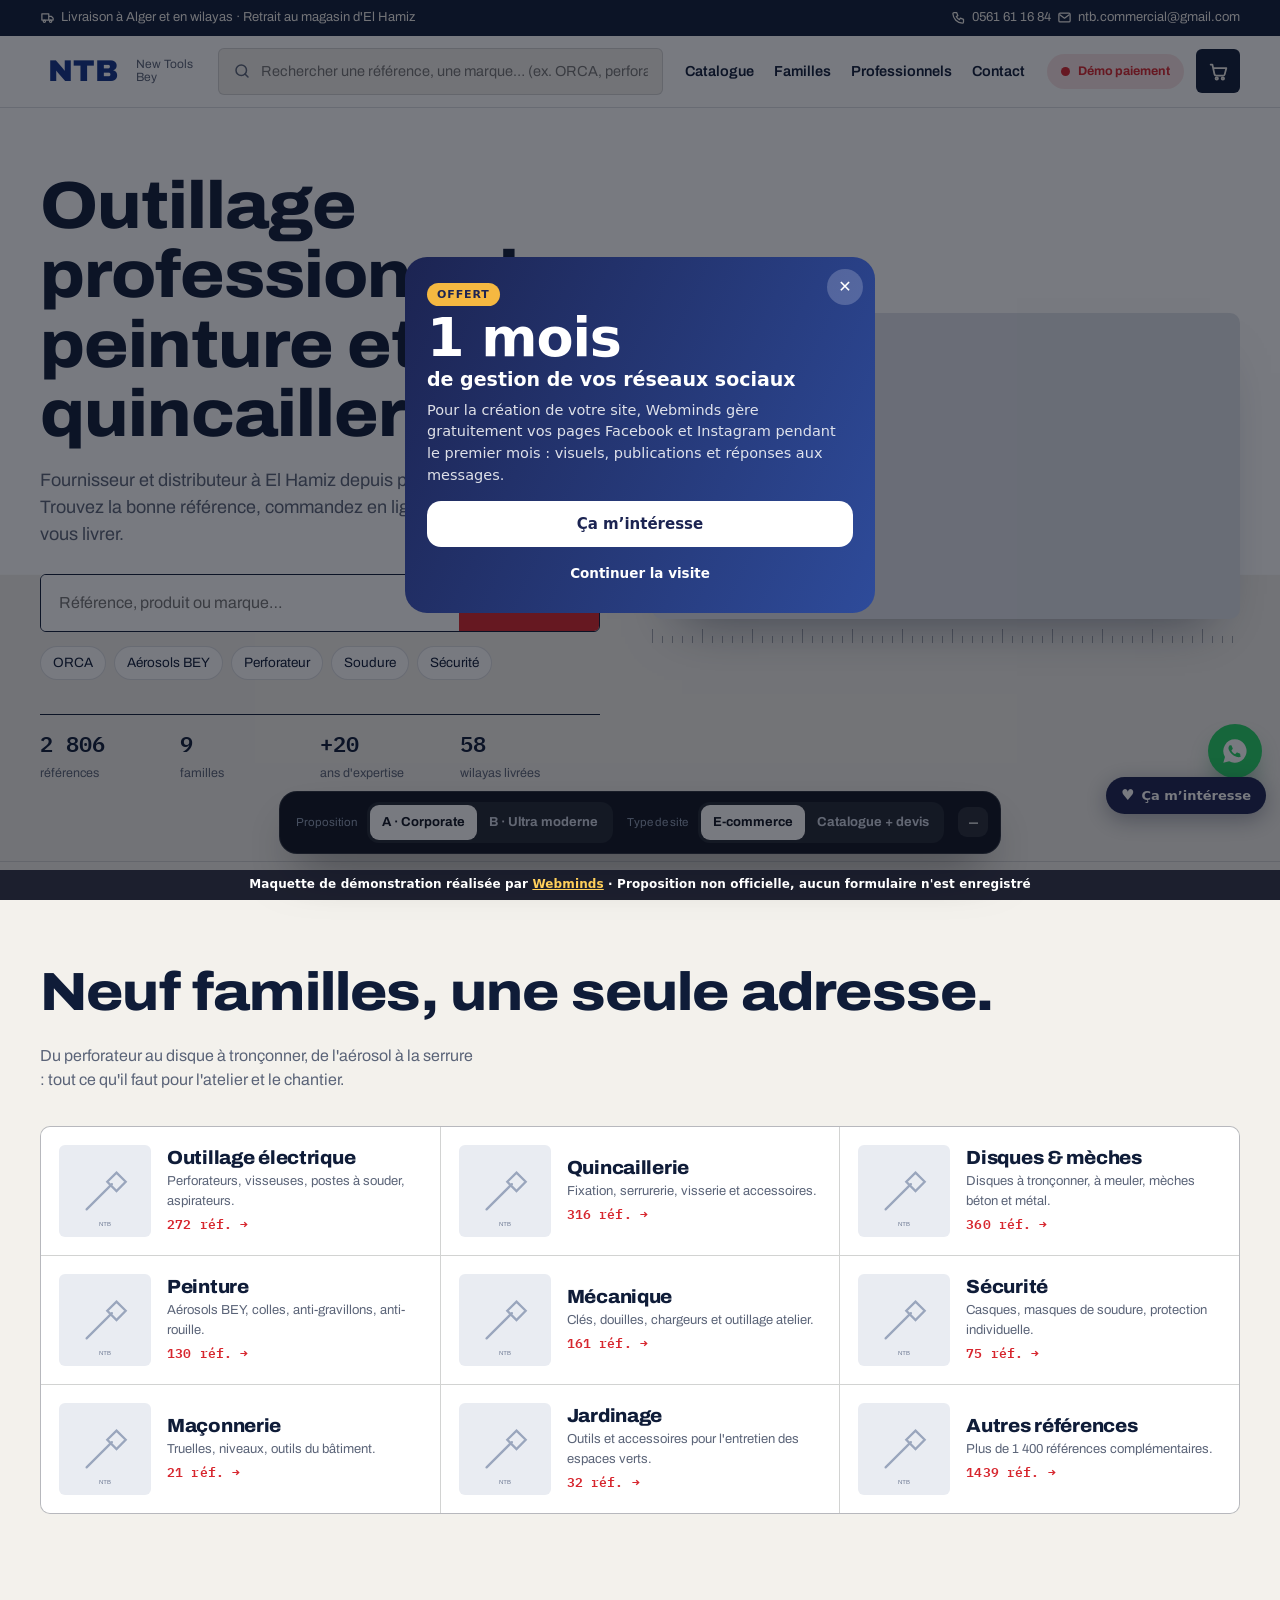
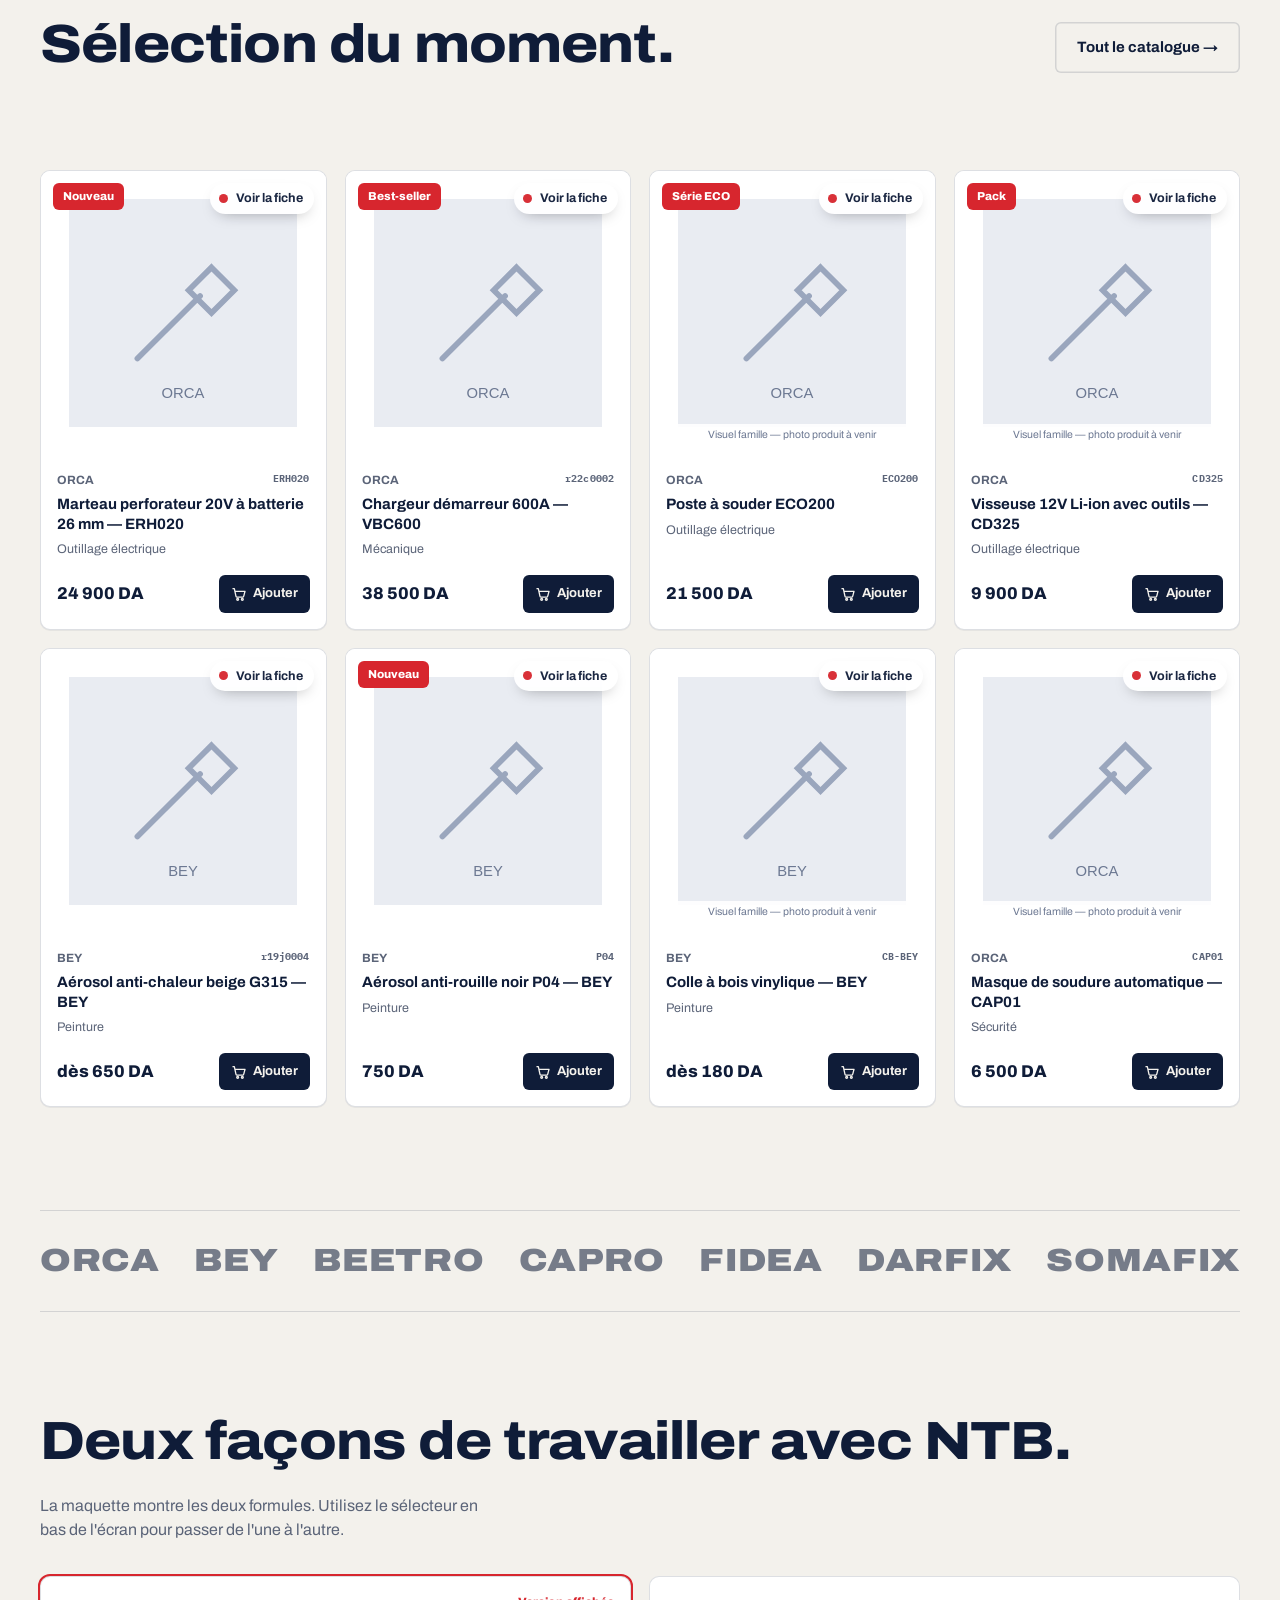
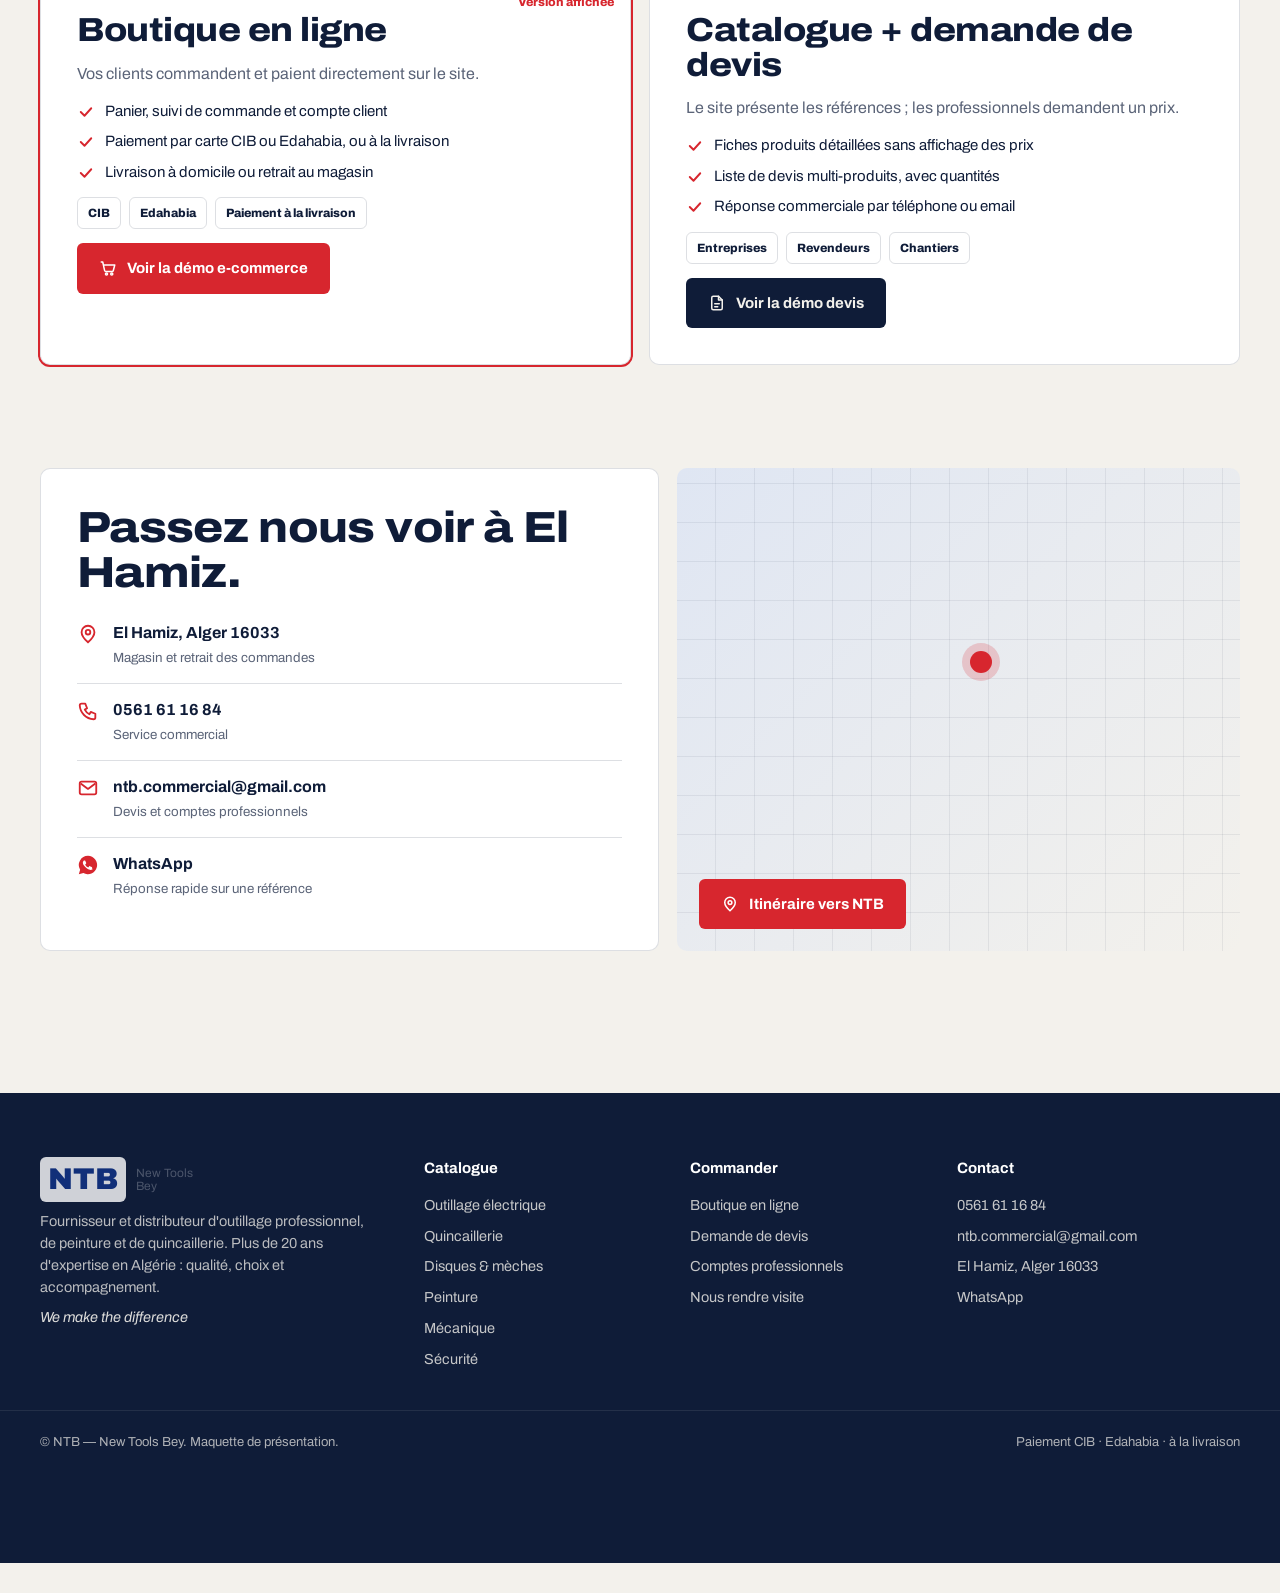
<file: index.html>
<!DOCTYPE html>
<html lang="fr"><head>
<meta charset="utf-8"><meta name="viewport" content="width=device-width, initial-scale=1, viewport-fit=cover">
<link rel="preconnect" href="https://fonts.googleapis.com"><link rel="preconnect" href="https://fonts.gstatic.com" crossorigin>
<link href="https://fonts.googleapis.com/css2?family=Archivo:wdth,wght@62..125,400..900&family=Big+Shoulders+Display:wght@700;800;900&family=IBM+Plex+Mono:wght@400;600&display=swap" rel="stylesheet">
<link rel="stylesheet" href="style.css"><link rel="icon" href="https://www.groupe-ntb.com/wp-content/uploads/2022/04/ntb-icon.png">
<script>try{var v=new URLSearchParams(location.search).get('v')||JSON.parse(localStorage.getItem('ntb_v')||'"a"');document.documentElement.dataset.v=v}catch(e){document.documentElement.dataset.v='a'}</script>
<title>NTB — New Tools Bey · Outillage professionnel, peinture et quincaillerie</title>
<meta name="description" content="NTB, fournisseur et distributeur d'outillage professionnel, de peinture et de quincaillerie à El Hamiz, Alger. Plus de 20 ans d'expertise.">
<meta name="robots" content="noindex, nofollow"><!--wm-demo--></head><body>
<div id="hdr"></div>
<main id="app"></main>
<div id="ftr"></div>
<script src="data.js"></script><script src="core.js"></script>
<script>
const feat=['erh020','vbc600','eco200','cd325','bey315','beyp04','colle-bois','cap01'];
function ways(){return `<div class="duo">
 <div class="way rv${MODE==='shop'?' cur':''}">${MODE==='shop'?'<span class="cur-l">Version affichée</span>':''}<h3>Boutique en ligne</h3><p style="color:var(--mut)">Vos clients commandent et paient directement sur le site.</p>
  <ul><li>${ICO.check}Panier, suivi de commande et compte client</li><li>${ICO.check}Paiement par carte CIB ou Edahabia, ou à la livraison</li><li>${ICO.check}Livraison à domicile ou retrait au magasin</li></ul>
  <div class="pay"><span class="chipc">CIB</span><span class="chipc">Edahabia</span><span class="chipc">Paiement à la livraison</span></div>
  <div><a class="btn" href="catalogue.html?mode=shop">${ICO.cart} Voir la démo e-commerce</a></div></div>
 <div class="way rv${MODE==='devis'?' cur':''}">${MODE==='devis'?'<span class="cur-l">Version affichée</span>':''}<h3>Catalogue + demande de devis</h3><p style="color:var(--mut)">Le site présente les références ; les professionnels demandent un prix.</p>
  <ul><li>${ICO.check}Fiches produits détaillées sans affichage des prix</li><li>${ICO.check}Liste de devis multi-produits, avec quantités</li><li>${ICO.check}Réponse commerciale par téléphone ou email</li></ul>
  <div class="pay"><span class="chipc">Entreprises</span><span class="chipc">Revendeurs</span><span class="chipc">Chantiers</span></div>
  <div><a class="btn dark" href="catalogue.html?mode=devis">${ICO.doc} Voir la démo devis</a></div></div></div>`}
function contact(){return `<div class="contact">
 <div class="cbox rv"><h2 style="font-size:clamp(28px,3.4vw,46px);margin-bottom:12px">Passez nous voir à El Hamiz.</h2>
  <a class="cline" href="${NTB.map}" target="_blank" rel="noopener">${ICO.pin}<span><b>${NTB.addr}</b><small>Magasin et retrait des commandes</small></span></a>
  <a class="cline" href="${NTB.tel}">${ICO.phone}<span><b>${NTB.phone}</b><small>Service commercial</small></span></a>
  <a class="cline" href="mailto:${NTB.email}">${ICO.mail}<span><b>${NTB.email}</b><small>Devis et comptes professionnels</small></span></a>
  <a class="cline" href="${NTB.wa}" target="_blank" rel="noopener">${ICO.wa}<span><b>WhatsApp</b><small>Réponse rapide sur une référence</small></span></a></div>
 <div class="mapcard rv"><span class="pinx"></span><a class="btn" href="${NTB.map}" target="_blank" rel="noopener">${ICO.pin} Itinéraire vers NTB</a></div></div>`}
function homeA(){return `
<section class="a-hero"><div class="wrap a-hg">
 <div><h1>Outillage professionnel, peinture et quincaillerie.</h1>
  <p class="lead">Fournisseur et distributeur à El Hamiz depuis plus de 20 ans. Trouvez la bonne référence, ${MODE==='shop'?'commandez en ligne':'demandez votre devis'} et faites-vous livrer.</p>
  <form class="bigsearch" action="catalogue.html"><input name="q" placeholder="Référence, produit ou marque…" aria-label="Rechercher"><button>Rechercher</button></form>
  <div class="quick"><a href="catalogue.html?q=ORCA">ORCA</a><a href="catalogue.html?q=BEY">Aérosols BEY</a><a href="catalogue.html?q=perforateur">Perforateur</a><a href="catalogue.html?q=souder">Soudure</a><a href="catalogue.html?c=securite">Sécurité</a></div>
  <div class="spec"><div><b>${TOTAL_REF.toLocaleString('fr-FR').replace(/\u202f|\u00a0/g,' ')}</b><span>références</span></div><div><b>9</b><span>familles</span></div><div><b>+20</b><span>ans d'expertise</span></div><div><b>58</b><span>wilayas livrées</span></div></div></div>
 <div><div class="slider" id="sl">${NTB.banners.map((b,i)=>`<img src="${b}" alt="" class="${i?'':'on'}" referrerpolicy="no-referrer" onerror="this.remove()">`).join('')}<div class="dots">${NTB.banners.map((b,i)=>`<button class="${i?'':'on'}" aria-label="Visuel ${i+1}"></button>`).join('')}</div></div><div class="ticks"></div></div>
</div></section>
<section id="familles"><div class="wrap"><div class="shead rv"><h2>Neuf familles, une seule adresse.</h2><p>Du perforateur au disque à tronçonner, de l'aérosol à la serrure : tout ce qu'il faut pour l'atelier et le chantier.</p></div>
 <div class="fam rv">${CATS.map(c=>`<a href="catalogue.html?c=${c.id}">${imgTag(c.img,c.n)}<div><h3>${c.n}</h3><p>${c.d}</p><p class="mono">${c.c} réf. →</p></div></a>`).join('')}</div></div></section>
<section style="padding-top:0"><div class="wrap"><div class="shead rv"><h2>Sélection du moment.</h2><a class="btn ghost" href="catalogue.html">Tout le catalogue →</a></div>
 <div class="tabs rv" id="tabs"><button class="on" data-t="all">Tout</button><button data-t="powertools">Outillage électrique</button><button data-t="peinture">Peinture</button><button data-t="securite">Sécurité</button></div>
 <div class="grid" id="sel"></div></div></section>
<div class="wrap"><div class="brands rv">${BRANDS.map(b=>`<span>${b}</span>`).join('')}</div></div>
<section id="pro"><div class="wrap"><div class="shead rv"><h2>Deux façons de travailler avec NTB.</h2><p>La maquette montre les deux formules. Utilisez le sélecteur en bas de l'écran pour passer de l'une à l'autre.</p></div>${ways()}</div></section>
<section id="contact" style="padding-top:0"><div class="wrap">${contact()}</div></section>`}
function homeB(){const hp=byId('vbc600');return `
<section class="b-hero"><div class="wrap b-hg">
 <div><h1><span>Outiller</span><span class="o">ceux qui</span><span>construisent.</span></h1>
  <p class="lead">NTB — New Tools Bey. Outillage professionnel, peinture et quincaillerie, sélectionnés depuis plus de 20 ans pour les artisans, les ateliers et les chantiers.</p>
  <div class="b-acts"><a class="btn" href="catalogue.html">Explorer le catalogue →</a><a class="btn ghost" href="produit.html?id=erh020"><span class="pst" style="font-size:14px"><i></i></span>Voir le perforateur ERH020</a></div></div>
 <div class="stage"><div class="ring"></div><div class="disc"></div>${bigTag(byId('erh020'))}
  <span class="call c1"><b>20 V</b>sans fil</span><span class="call c2"><b>26 mm</b>béton</span><span class="call c3 l"><b>4.0 Ah</b>Li-ion</span></div>
</div><div class="ruler"><div class="rt"></div><span class="rl">${TOTAL_REF.toLocaleString('fr-FR').replace(/\u202f|\u00a0/g,' ')} références · El Hamiz, Alger</span></div></section>
<div class="mq" aria-hidden="true"><div>${[...BRANDS,...BRANDS,...BRANDS,...BRANDS].map(b=>`<span>${b}</span>`).join('')}</div></div>
<section id="familles"><div class="wrap"><div class="shead rv"><h2>Les familles.</h2><p>Faites glisser pour parcourir les neuf familles du catalogue.</p></div>
 <div class="hscroll rv">${CATS.map(c=>`<a class="fcard" href="catalogue.html?c=${c.id}">${imgTag(c.img,c.n)}<span class="pst"><i></i>Parcourir</span><div><b>${c.c}</b><h3>${c.n}</h3></div></a>`).join('')}</div></div></section>
<section style="padding-top:0"><div class="wrap"><div class="shead rv"><h2>À la une.</h2><a class="btn ghost" href="catalogue.html">Tout voir →</a></div>
 <div class="bento rv"><a class="hero-p" href="produit.html?id=${hp.id}"><span class="pst"><i></i>Voir la fiche</span><span class="mono" style="color:var(--mut)">${hp.b} · ${hp.sku}</span><h3>Chargeur démarreur 600A</h3>${bigTag(hp)}<div class="row">${MODE==='shop'?`<b class="price" style="font-size:26px">${DA(hp.p)}</b>`:'<b class="price q">Prix sur devis</b>'}<span class="btn">Découvrir →</span></div></a>
 ${['erh020','bey315','eco200','cap01'].map(id=>card(byId(id))).join('')}</div></div></section>
<section style="padding-top:0"><div class="wrap"><div class="stats">${[[TOTAL_REF.toLocaleString('fr-FR').replace(/\u202f|\u00a0/g,' '),'références en catalogue'],['+20','ans d\'expertise'],['9','familles de produits'],['58','wilayas livrées']].map(s=>`<div class="stat rv"><b>${s[0]}</b><span>${s[1]}</span></div>`).join('')}</div></div></section>
<section id="pro" style="padding-top:0"><div class="wrap"><div class="shead rv"><h2>Achetez comme vous travaillez.</h2><p>Deux formules proposées. Basculez de l'une à l'autre avec le sélecteur en bas de l'écran.</p></div>${ways()}</div></section>
<section id="contact" style="padding-top:0"><div class="wrap">${contact()}</div></section>`}
document.getElementById('app').innerHTML=V==='b'?homeB():homeA();
Chrome.init();
const sel=document.getElementById('sel');
function drawSel(t){if(!sel)return;const l=t==='all'?feat.map(byId):PRODUCTS.filter(p=>p.cat===t).slice(0,8);sel.innerHTML=l.map(card).join('')}
drawSel('all');document.querySelectorAll('#tabs button').forEach(b=>b.onclick=()=>{document.querySelectorAll('#tabs button').forEach(x=>x.classList.remove('on'));b.classList.add('on');drawSel(b.dataset.t)});
const sl=document.getElementById('sl');if(sl){let i=0;const go=n=>{const im=sl.querySelectorAll('img'),d=sl.querySelectorAll('.dots button');if(!im.length)return;i=(n+im.length)%im.length;im.forEach((x,k)=>x.classList.toggle('on',k===i));d.forEach((x,k)=>x.classList.toggle('on',k===i))};sl.querySelectorAll('.dots button').forEach((b,k)=>b.onclick=()=>go(k));setInterval(()=>go(i+1),4500)}
</script><div id="wm-demo" role="note" style="position:fixed;left:0;right:0;bottom:0;z-index:2147483000;background:rgba(10,14,30,.92);color:#fff;font:600 12px/1.3 system-ui,-apple-system,Segoe UI,Roboto,sans-serif;text-align:center;padding:7px 12px calc(7px + env(safe-area-inset-bottom,0px));letter-spacing:.01em">Maquette de démonstration réalisée par <a href="https://webminds.dz" style="color:#ffcf5a;text-decoration:underline" target="_blank" rel="noopener">Webminds</a> · Proposition non officielle, aucun formulaire n'est enregistré</div>
<script>(function(){function f(){var b=document.getElementById('wm-demo');if(!b)return;var h=b.offsetHeight;document.body.style.paddingBottom=(parseFloat(getComputedStyle(document.body).paddingBottom)||0)+h+'px';document.querySelectorAll('body *').forEach(function(e){if(e===b||b.contains(e))return;var s=getComputedStyle(e);if(s.position!=='fixed')return;var bt=parseFloat(s.bottom);if(!isNaN(bt)&&bt<120&&s.bottom!=='auto'&&e.offsetHeight<window.innerHeight*.6){e.style.bottom=(bt+h)+'px'}})}if(document.readyState==='complete')f();else addEventListener('load',f)})();</script><!--wm-demo--><script data-wml>(function(){if(window.__wmL)return;window.__wmL=1;
var C={"p": "NTB New Tools Bey", "mail": null, "wa": "213797372452", "v": [["/", "Version corporate", "Claire et rassurante"]]};
function ready(f){document.readyState==='loading'?document.addEventListener('DOMContentLoaded',f):f()}
ready(function(){
var css='.wmL-b{position:fixed;right:14px;bottom:calc(56px + env(safe-area-inset-bottom));z-index:2147483000;border:0;border-radius:999px;background:#1C2452;color:#fff;font:700 13px/1 system-ui,-apple-system,Segoe UI,Roboto,sans-serif;padding:11px 15px;box-shadow:0 6px 22px rgba(20,30,60,.35);cursor:pointer;display:flex;align-items:center;gap:7px}'
+'@media(max-width:520px){.wmL-b{bottom:calc(112px + env(safe-area-inset-bottom));font-size:12.5px;padding:10px 13px}}'
+'.wmL-m{position:fixed;inset:0;z-index:2147483001;background:rgba(10,14,25,.55);display:none;align-items:flex-end;justify-content:center;font-family:system-ui,-apple-system,Segoe UI,Roboto,sans-serif}.wmL-m.on{display:flex}@media(min-width:700px){.wmL-m{align-items:center;padding:20px}}'
+'.wmL-x{box-sizing:border-box;position:relative;background:#fff;color:#1C2452;width:100%;max-width:470px;max-height:92vh;overflow:auto;border-radius:22px 22px 0 0;padding:24px 22px calc(22px + env(safe-area-inset-bottom));text-align:left}@media(min-width:700px){.wmL-x{border-radius:22px}}'
+'.wmL-x *{box-sizing:border-box}.wmL-c{position:absolute;top:12px;right:12px;width:36px;height:36px;border:0;border-radius:50%;background:#F0F2F1;font-size:16px;cursor:pointer;color:#1C2452}'
+'.wmL-x h3{font:800 26px/1.1 system-ui,-apple-system,sans-serif;margin:4px 40px 10px 0;color:inherit}.wmL-x p{margin:0 0 14px;line-height:1.5;font-size:14.5px;opacity:.85}'
+'.wmL-o{background:linear-gradient(115deg,#1C2452,#2E4B9A);color:#fff}.wmL-o .wmL-c{background:rgba(255,255,255,.2);color:#fff}.wmL-big{font:900 54px/.95 system-ui,-apple-system,sans-serif;letter-spacing:-.02em;margin:6px 0 2px}.wmL-big small{display:block;font-size:19px;font-weight:700;letter-spacing:0;margin-top:6px}'
+'.wmL-tag{display:inline-block;background:#F5B841;color:#1C2452;font:800 11px system-ui,sans-serif;letter-spacing:.08em;border-radius:999px;padding:5px 10px}'
+'.wmL-btn{display:flex;align-items:center;justify-content:center;width:100%;border:0;border-radius:14px;padding:14px;font:800 15px system-ui,-apple-system,sans-serif;cursor:pointer;margin-top:8px}.wmL-w{background:#fff;color:#1C2452}.wmL-g{background:#1FAF55;color:#fff}.wmL-n{background:#1C2452;color:#fff}.wmL-l{background:transparent;color:inherit;font-weight:600;font-size:13.5px;padding:10px}'
+'.wmL-s{font:700 11.5px system-ui,sans-serif;text-transform:uppercase;letter-spacing:.06em;opacity:.6;margin:12px 0 8px}.wmL-ch{display:grid;gap:8px}.wmL-ch label{display:flex;align-items:center;gap:10px;border:1.5px solid #E2E6E3;border-radius:12px;padding:11px 12px;cursor:pointer;font-size:14px;font-weight:600}.wmL-ch label small{display:block;font-weight:500;opacity:.65;font-size:12px}.wmL-ch input{width:18px;height:18px;flex:none;accent-color:#1FAF55}'
+'.wmL-f{display:grid;gap:8px;margin:12px 0 6px}.wmL-f input{border:1.5px solid #E2E6E3;border-radius:12px;padding:12px;font:500 16px system-ui,sans-serif;color:#1C2452;background:#fff;-webkit-user-select:text!important;user-select:text!important;width:100%}'
+'.wmL-ok{text-align:center}.wmL-ok i{display:grid;place-items:center;width:64px;height:64px;margin:6px auto 12px;border-radius:50%;background:#E8F7EE;color:#1FAF55;font-style:normal;font-size:30px}';
var st=document.createElement('style');st.textContent=css;document.head.appendChild(st);
function ss(k,v){try{if(v===undefined)return sessionStorage.getItem(k);sessionStorage.setItem(k,v)}catch(e){}}
var p=location.pathname,cur=0;C.v.forEach(function(v,i){if(v[0]!=='/'&&p.indexOf(v[0])===0)cur=i});
var off=document.createElement('div');off.className='wmL-m';off.innerHTML='<div class="wmL-x wmL-o" role="dialog" aria-modal="true"><button class="wmL-c" type="button" aria-label="Fermer">✕</button><span class="wmL-tag">OFFERT</span><div class="wmL-big">1 mois<small>de gestion de vos réseaux sociaux</small></div><p style="margin-top:12px">Pour la création de votre site, Webminds gère gratuitement vos pages Facebook et Instagram pendant le premier mois : visuels, publications et réponses aux messages.</p><button class="wmL-btn wmL-w" type="button" data-i>Ça m’intéresse</button><button class="wmL-btn wmL-l" type="button" data-c>Continuer la visite</button></div>';
var ch='';C.v.forEach(function(v,i){ch+='<label><input type="radio" name="wmLv" value="'+v[1]+'"'+(i===cur?' checked':'')+'><span>'+v[1]+(v[2]?'<small>'+v[2]+'</small>':'')+'</span></label>'});
var it=document.createElement('div');it.className='wmL-m';it.innerHTML='<div class="wmL-x" role="dialog" aria-modal="true"><button class="wmL-c" type="button" aria-label="Fermer">✕</button><div data-s1><h3>Cette maquette vous plaît ?</h3><p>Choisissez la version qui vous intéresse : Webminds vous recontacte pour vous la présenter.</p>'+(C.v.length>1?'<div class="wmL-s">La version préférée</div><div class="wmL-ch">'+ch+'</div>':'')+'<div class="wmL-s">En plus</div><div class="wmL-ch"><label><input type="checkbox" value="Gestion des réseaux sociaux (1 mois offert)"><span>Réseaux sociaux<small>1 mois de gestion offert avec le site</small></span></label></div><div class="wmL-f"><input name="n" placeholder="Votre nom" autocomplete="name"><input name="t" type="tel" inputmode="tel" placeholder="Votre téléphone (facultatif)" autocomplete="tel"></div><button class="wmL-btn wmL-g" type="button" data-w>Envoyer sur WhatsApp</button>'+(C.mail?'<button class="wmL-btn wmL-l" type="button" data-e>Envoyer par e-mail</button>':'')+'</div><div class="wmL-ok" data-s2 hidden><i>✓</i><h3 style="margin:0 0 8px">Merci !</h3><p>Votre choix a bien été transmis à Webminds. Nous vous recontactons très vite.</p><button class="wmL-btn wmL-n" type="button" data-c>Continuer la visite</button></div></div>';
document.body.appendChild(off);document.body.appendChild(it);
var b=document.createElement('button');b.type='button';b.className='wmL-b';b.innerHTML='<b style="font-size:15px">♥</b>Ça m’intéresse';document.body.appendChild(b);
function op(m){off.classList.remove('on');it.classList.remove('on');m.classList.add('on')}
[off,it].forEach(function(m){m.addEventListener('click',function(e){if(e.target===m||e.target.closest('.wmL-c')||e.target.closest('[data-c]'))m.classList.remove('on')})});
b.onclick=function(){op(it)};off.querySelector('[data-i]').onclick=function(){op(it)};
function msg(){var v=(it.querySelector('input[name=wmLv]:checked')||{}).value||C.v[cur][1],x=[].map.call(it.querySelectorAll('input[type=checkbox]:checked'),function(c){return c.value}),n=it.querySelector('[name=n]').value.trim(),t=it.querySelector('[name=t]').value.trim();
 return{v:v,x:x,n:n,t:t,txt:'Bonjour Webminds, la maquette '+C.p+' m’intéresse.\nVersion préférée : '+v+(x.length?'\nEn plus : '+x.join(', '):'')+(n?'\nNom : '+n:'')+(t?'\nTéléphone : '+t:'')+'\nLien : '+location.origin+C.v[cur][0]}}
function mail(m){if(!C.mail)return;try{fetch('https://formsubmit.co/ajax/'+C.mail,{method:'POST',keepalive:true,headers:{'Content-Type':'application/json','Accept':'application/json'},body:JSON.stringify({_subject:'Maquette '+C.p+' : intéressé ('+m.v+')',Prospect:C.p,Version:m.v,Options:m.x.join(', ')||'-',Nom:m.n||'-',Telephone:m.t||'-',Lien:location.origin+C.v[cur][0],_template:'table',_captcha:'false'})}).catch(function(){})}catch(e){}}
function done(){it.querySelector('[data-s1]').hidden=true;it.querySelector('[data-s2]').hidden=false;ss('wmL-sent','1')}
it.querySelector('[data-w]').onclick=function(){var m=msg();mail(m);done();location.href='https://wa.me/'+C.wa+'?text='+encodeURIComponent(m.txt)};
var e=it.querySelector('[data-e]');if(e)e.onclick=function(){mail(msg());done()};
var sh=ss('wmL-off');addEventListener('scroll',function(){var r=(scrollY+innerHeight)/document.documentElement.scrollHeight;
 if(!sh&&scrollY>500&&r>.3){sh=1;ss('wmL-off','1');op(off)}
 if(!ss('wmL-it')&&!ss('wmL-sent')&&sh&&r>.92&&!off.classList.contains('on')){ss('wmL-it','1');op(it)}},{passive:true});
});})();
</script></body></html>
</file>
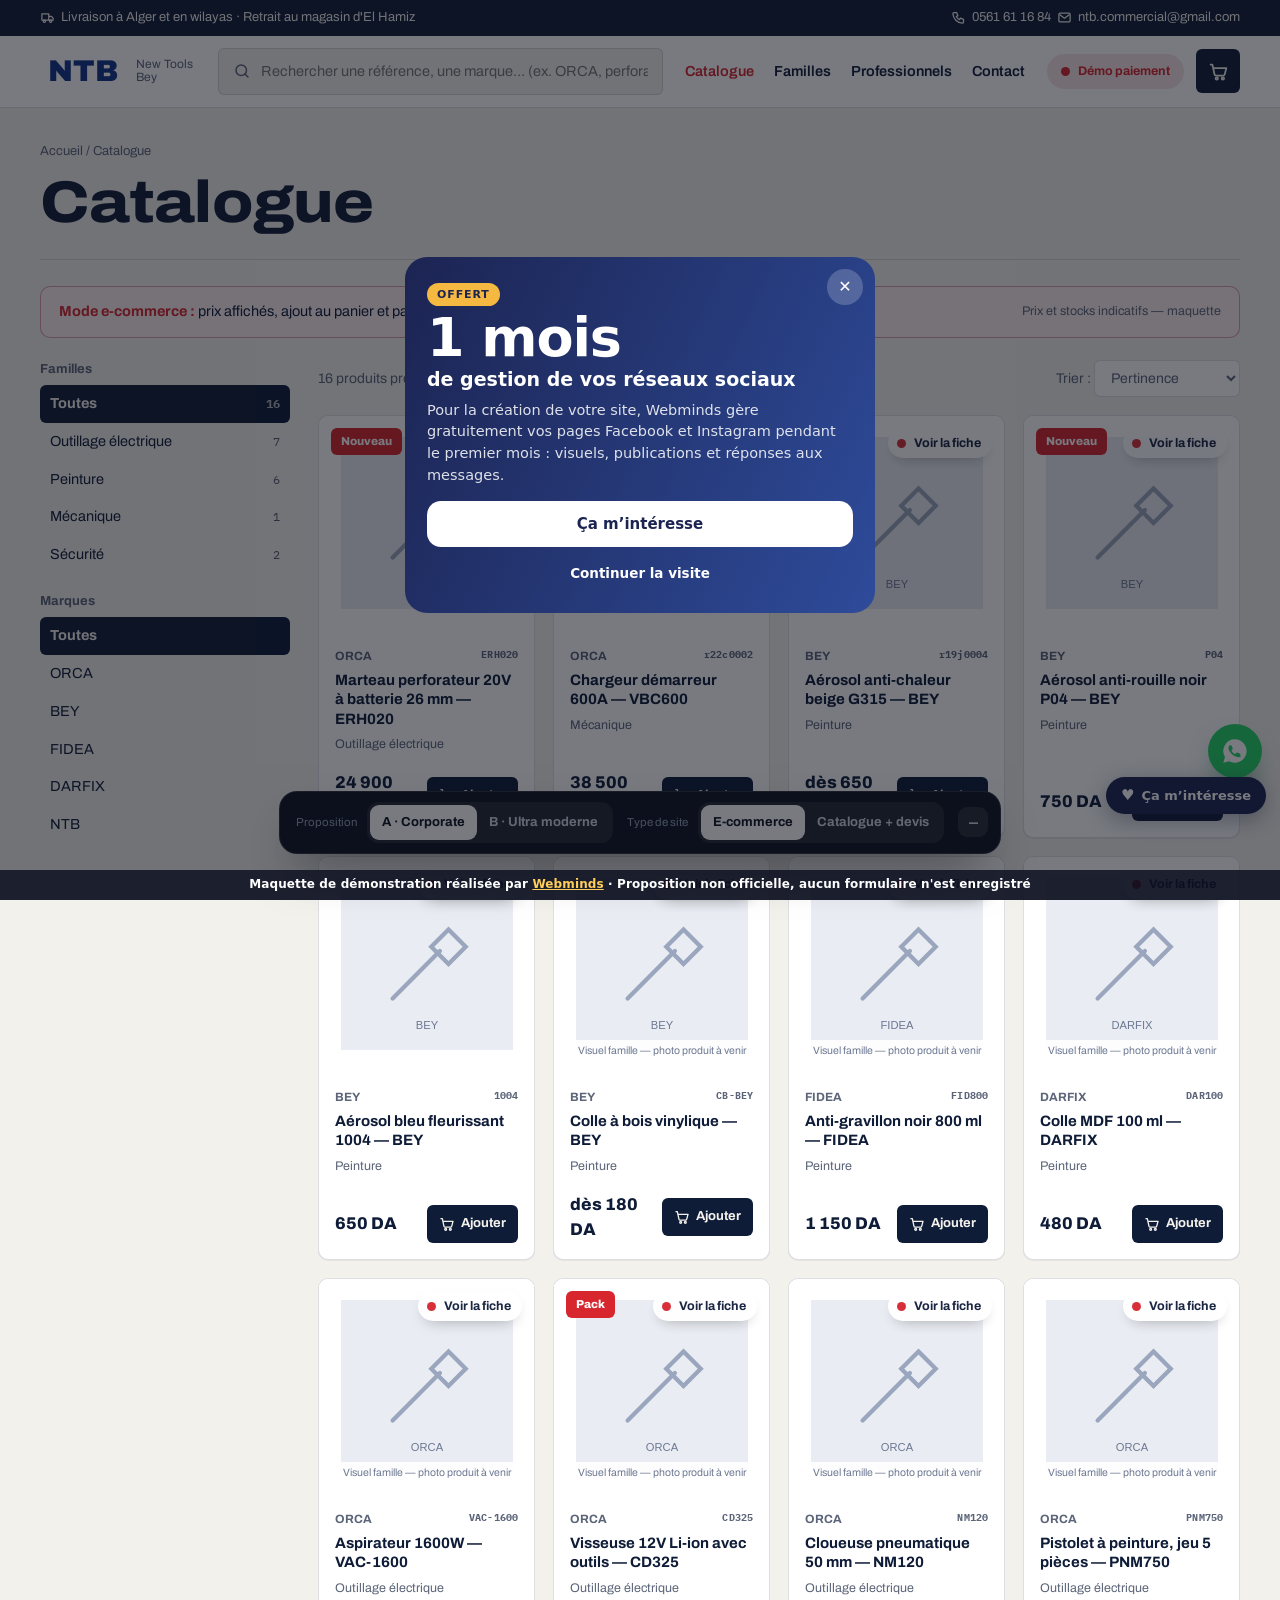
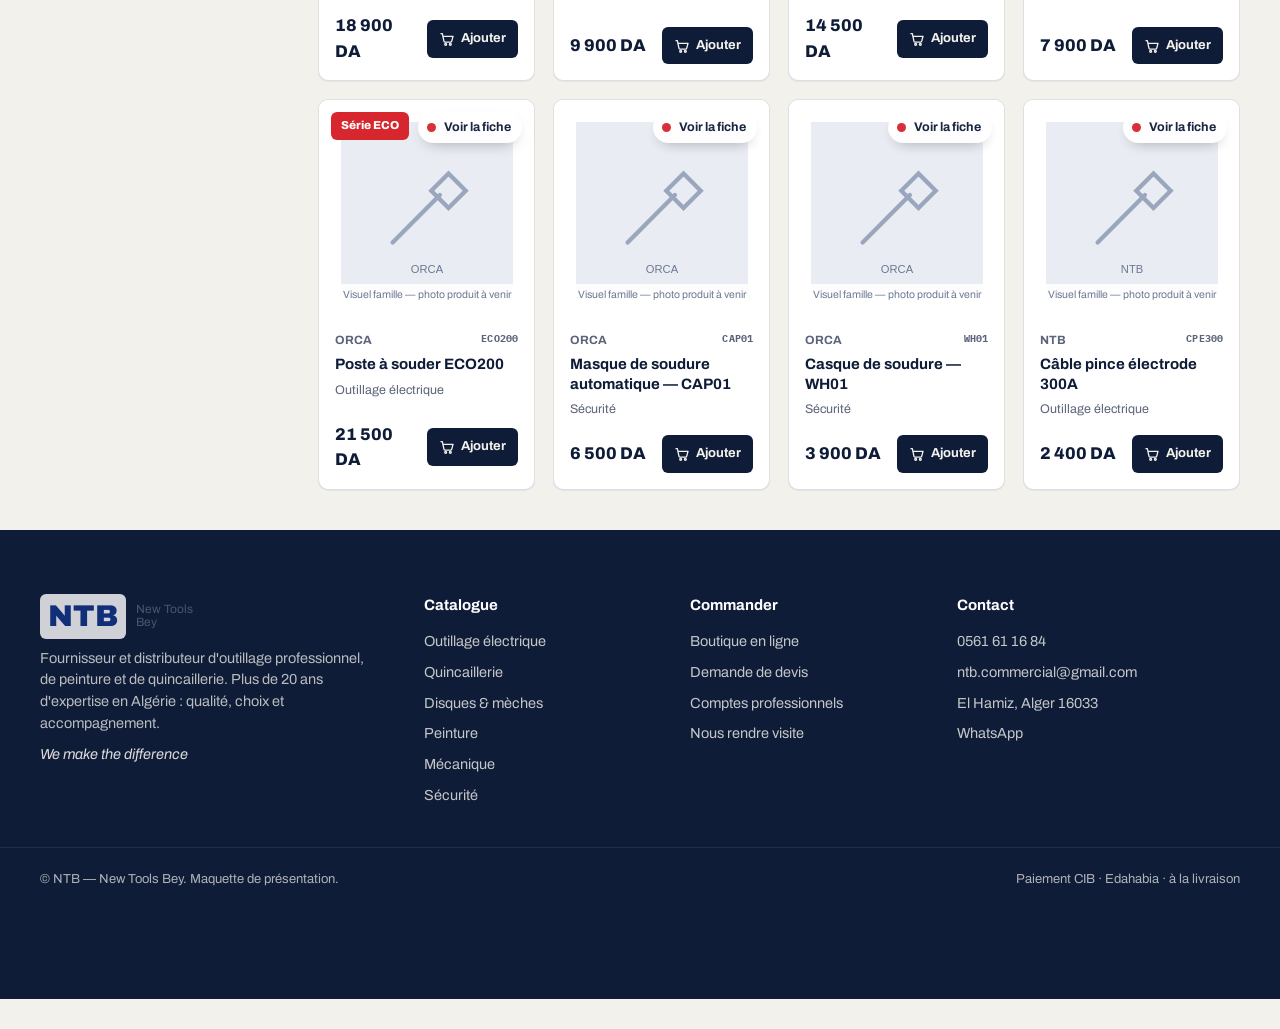
<file: catalogue.html>
<!DOCTYPE html>
<html lang="fr"><head>
<meta charset="utf-8"><meta name="viewport" content="width=device-width, initial-scale=1, viewport-fit=cover">
<link rel="preconnect" href="https://fonts.googleapis.com"><link rel="preconnect" href="https://fonts.gstatic.com" crossorigin>
<link href="https://fonts.googleapis.com/css2?family=Archivo:wdth,wght@62..125,400..900&family=Big+Shoulders+Display:wght@700;800;900&family=IBM+Plex+Mono:wght@400;600&display=swap" rel="stylesheet">
<link rel="stylesheet" href="style.css"><link rel="icon" href="https://www.groupe-ntb.com/wp-content/uploads/2022/04/ntb-icon.png">
<script>try{var v=new URLSearchParams(location.search).get('v')||JSON.parse(localStorage.getItem('ntb_v')||'"a"');document.documentElement.dataset.v=v}catch(e){document.documentElement.dataset.v='a'}</script>
<title>Catalogue — NTB New Tools Bey</title>
<meta name="robots" content="noindex, nofollow"><!--wm-demo--></head><body>
<div id="hdr"></div>
<main id="app" class="wrap"></main>
<div id="ftr"></div>
<script src="data.js"></script><script src="core.js"></script>
<script>

let fc=qp.get('c')||'all',fb='all',q=(qp.get('q')||'').trim().toLowerCase(),sort='pert';
const app=document.getElementById('app');
app.innerHTML=`<div class="phead"><nav class="crumb"><a href="index.html">Accueil</a> / Catalogue</nav><h1 id="ptitle">Catalogue</h1></div>
<div class="modebar"><span>${MODE==='shop'?'<b>Mode e-commerce :</b> prix affichés, ajout au panier et paiement en ligne.':'<b>Mode catalogue + devis :</b> sans prix, ajoutez des références à votre demande de devis.'}</span><span class="note">Prix et stocks indicatifs — maquette</span></div>
<div class="fchips" id="fchips"></div>
<div class="cat-l"><aside class="side"><div><h4>Familles</h4><div id="fcat"></div></div><div><h4>Marques</h4><div id="fbr"></div></div></aside>
<div><div class="bar"><span id="cnt"></span><label>Trier : <select id="sort"><option value="pert">Pertinence</option><option value="asc">Prix croissant</option><option value="desc">Prix décroissant</option><option value="az">Nom A → Z</option></select></label></div><div class="grid" id="list"></div></div></div>`;
Chrome.init();
const brands=[...new Set(PRODUCTS.map(p=>p.b))];
function draw(){
 const cc=c=>PRODUCTS.filter(p=>p.cat===c).length;
 document.getElementById('fcat').innerHTML=[`<button class="opt${fc==='all'?' on':''}" data-c="all">Toutes <small>${PRODUCTS.length}</small></button>`,...CATS.filter(c=>cc(c.id)).map(c=>`<button class="opt${fc===c.id?' on':''}" data-c="${c.id}">${c.n}<small>${cc(c.id)}</small></button>`)].join('');
 document.getElementById('fbr').innerHTML=[`<button class="opt${fb==='all'?' on':''}" data-b="all">Toutes</button>`,...brands.map(b=>`<button class="opt${fb===b?' on':''}" data-b="${b}">${b}</button>`)].join('');
 document.getElementById('fchips').innerHTML=[`<button class="${fc==='all'?'on':''}" data-c="all">Toutes</button>`,...CATS.filter(c=>cc(c.id)).map(c=>`<button class="${fc===c.id?'on':''}" data-c="${c.id}">${c.n}</button>`)].join('');
 let l=PRODUCTS.filter(p=>(fc==='all'||p.cat===fc)&&(fb==='all'||p.b===fb)&&(!q||(p.n+' '+p.b+' '+p.sku+' '+catOf(p.cat).n).toLowerCase().includes(q)));
 if(sort==='asc')l.sort((a,b)=>a.p-b.p);if(sort==='desc')l.sort((a,b)=>b.p-a.p);if(sort==='az')l.sort((a,b)=>a.n.localeCompare(b.n));
 document.getElementById('ptitle').textContent=q?`Résultats pour « ${qp.get('q')} »`:(fc==='all'?'Catalogue':catOf(fc).n);
 document.getElementById('cnt').textContent=`${l.length} produit${l.length>1?'s':''} présentés${fc!=='all'?' · '+catOf(fc).c+' références dans cette famille chez NTB':' · '+TOTAL_REF+' références au total chez NTB'}`;
 document.getElementById('list').innerHTML=l.length?l.map(card).join(''):`<div class="empty" style="grid-column:1/-1">Aucun produit pour cette recherche dans la maquette.<br><a class="btn" style="margin-top:14px" href="catalogue.html">Réinitialiser</a></div>`;
 document.querySelectorAll('[data-c]').forEach(b=>b.onclick=()=>{fc=b.dataset.c;draw()});
 document.querySelectorAll('[data-b]').forEach(b=>b.onclick=()=>{fb=b.dataset.b;draw()});
}
document.getElementById('sort').onchange=e=>{sort=e.target.value;draw()};
draw();
</script><div id="wm-demo" role="note" style="position:fixed;left:0;right:0;bottom:0;z-index:2147483000;background:rgba(10,14,30,.92);color:#fff;font:600 12px/1.3 system-ui,-apple-system,Segoe UI,Roboto,sans-serif;text-align:center;padding:7px 12px calc(7px + env(safe-area-inset-bottom,0px));letter-spacing:.01em">Maquette de démonstration réalisée par <a href="https://webminds.dz" style="color:#ffcf5a;text-decoration:underline" target="_blank" rel="noopener">Webminds</a> · Proposition non officielle, aucun formulaire n'est enregistré</div>
<script>(function(){function f(){var b=document.getElementById('wm-demo');if(!b)return;var h=b.offsetHeight;document.body.style.paddingBottom=(parseFloat(getComputedStyle(document.body).paddingBottom)||0)+h+'px';document.querySelectorAll('body *').forEach(function(e){if(e===b||b.contains(e))return;var s=getComputedStyle(e);if(s.position!=='fixed')return;var bt=parseFloat(s.bottom);if(!isNaN(bt)&&bt<120&&s.bottom!=='auto'&&e.offsetHeight<window.innerHeight*.6){e.style.bottom=(bt+h)+'px'}})}if(document.readyState==='complete')f();else addEventListener('load',f)})();</script><!--wm-demo--><script data-wml>(function(){if(window.__wmL)return;window.__wmL=1;
var C={"p": "NTB New Tools Bey", "mail": null, "wa": "213797372452", "v": [["/", "Version corporate", "Claire et rassurante"]]};
function ready(f){document.readyState==='loading'?document.addEventListener('DOMContentLoaded',f):f()}
ready(function(){
var css='.wmL-b{position:fixed;right:14px;bottom:calc(56px + env(safe-area-inset-bottom));z-index:2147483000;border:0;border-radius:999px;background:#1C2452;color:#fff;font:700 13px/1 system-ui,-apple-system,Segoe UI,Roboto,sans-serif;padding:11px 15px;box-shadow:0 6px 22px rgba(20,30,60,.35);cursor:pointer;display:flex;align-items:center;gap:7px}'
+'@media(max-width:520px){.wmL-b{bottom:calc(112px + env(safe-area-inset-bottom));font-size:12.5px;padding:10px 13px}}'
+'.wmL-m{position:fixed;inset:0;z-index:2147483001;background:rgba(10,14,25,.55);display:none;align-items:flex-end;justify-content:center;font-family:system-ui,-apple-system,Segoe UI,Roboto,sans-serif}.wmL-m.on{display:flex}@media(min-width:700px){.wmL-m{align-items:center;padding:20px}}'
+'.wmL-x{box-sizing:border-box;position:relative;background:#fff;color:#1C2452;width:100%;max-width:470px;max-height:92vh;overflow:auto;border-radius:22px 22px 0 0;padding:24px 22px calc(22px + env(safe-area-inset-bottom));text-align:left}@media(min-width:700px){.wmL-x{border-radius:22px}}'
+'.wmL-x *{box-sizing:border-box}.wmL-c{position:absolute;top:12px;right:12px;width:36px;height:36px;border:0;border-radius:50%;background:#F0F2F1;font-size:16px;cursor:pointer;color:#1C2452}'
+'.wmL-x h3{font:800 26px/1.1 system-ui,-apple-system,sans-serif;margin:4px 40px 10px 0;color:inherit}.wmL-x p{margin:0 0 14px;line-height:1.5;font-size:14.5px;opacity:.85}'
+'.wmL-o{background:linear-gradient(115deg,#1C2452,#2E4B9A);color:#fff}.wmL-o .wmL-c{background:rgba(255,255,255,.2);color:#fff}.wmL-big{font:900 54px/.95 system-ui,-apple-system,sans-serif;letter-spacing:-.02em;margin:6px 0 2px}.wmL-big small{display:block;font-size:19px;font-weight:700;letter-spacing:0;margin-top:6px}'
+'.wmL-tag{display:inline-block;background:#F5B841;color:#1C2452;font:800 11px system-ui,sans-serif;letter-spacing:.08em;border-radius:999px;padding:5px 10px}'
+'.wmL-btn{display:flex;align-items:center;justify-content:center;width:100%;border:0;border-radius:14px;padding:14px;font:800 15px system-ui,-apple-system,sans-serif;cursor:pointer;margin-top:8px}.wmL-w{background:#fff;color:#1C2452}.wmL-g{background:#1FAF55;color:#fff}.wmL-n{background:#1C2452;color:#fff}.wmL-l{background:transparent;color:inherit;font-weight:600;font-size:13.5px;padding:10px}'
+'.wmL-s{font:700 11.5px system-ui,sans-serif;text-transform:uppercase;letter-spacing:.06em;opacity:.6;margin:12px 0 8px}.wmL-ch{display:grid;gap:8px}.wmL-ch label{display:flex;align-items:center;gap:10px;border:1.5px solid #E2E6E3;border-radius:12px;padding:11px 12px;cursor:pointer;font-size:14px;font-weight:600}.wmL-ch label small{display:block;font-weight:500;opacity:.65;font-size:12px}.wmL-ch input{width:18px;height:18px;flex:none;accent-color:#1FAF55}'
+'.wmL-f{display:grid;gap:8px;margin:12px 0 6px}.wmL-f input{border:1.5px solid #E2E6E3;border-radius:12px;padding:12px;font:500 16px system-ui,sans-serif;color:#1C2452;background:#fff;-webkit-user-select:text!important;user-select:text!important;width:100%}'
+'.wmL-ok{text-align:center}.wmL-ok i{display:grid;place-items:center;width:64px;height:64px;margin:6px auto 12px;border-radius:50%;background:#E8F7EE;color:#1FAF55;font-style:normal;font-size:30px}';
var st=document.createElement('style');st.textContent=css;document.head.appendChild(st);
function ss(k,v){try{if(v===undefined)return sessionStorage.getItem(k);sessionStorage.setItem(k,v)}catch(e){}}
var p=location.pathname,cur=0;C.v.forEach(function(v,i){if(v[0]!=='/'&&p.indexOf(v[0])===0)cur=i});
var off=document.createElement('div');off.className='wmL-m';off.innerHTML='<div class="wmL-x wmL-o" role="dialog" aria-modal="true"><button class="wmL-c" type="button" aria-label="Fermer">✕</button><span class="wmL-tag">OFFERT</span><div class="wmL-big">1 mois<small>de gestion de vos réseaux sociaux</small></div><p style="margin-top:12px">Pour la création de votre site, Webminds gère gratuitement vos pages Facebook et Instagram pendant le premier mois : visuels, publications et réponses aux messages.</p><button class="wmL-btn wmL-w" type="button" data-i>Ça m’intéresse</button><button class="wmL-btn wmL-l" type="button" data-c>Continuer la visite</button></div>';
var ch='';C.v.forEach(function(v,i){ch+='<label><input type="radio" name="wmLv" value="'+v[1]+'"'+(i===cur?' checked':'')+'><span>'+v[1]+(v[2]?'<small>'+v[2]+'</small>':'')+'</span></label>'});
var it=document.createElement('div');it.className='wmL-m';it.innerHTML='<div class="wmL-x" role="dialog" aria-modal="true"><button class="wmL-c" type="button" aria-label="Fermer">✕</button><div data-s1><h3>Cette maquette vous plaît ?</h3><p>Choisissez la version qui vous intéresse : Webminds vous recontacte pour vous la présenter.</p>'+(C.v.length>1?'<div class="wmL-s">La version préférée</div><div class="wmL-ch">'+ch+'</div>':'')+'<div class="wmL-s">En plus</div><div class="wmL-ch"><label><input type="checkbox" value="Gestion des réseaux sociaux (1 mois offert)"><span>Réseaux sociaux<small>1 mois de gestion offert avec le site</small></span></label></div><div class="wmL-f"><input name="n" placeholder="Votre nom" autocomplete="name"><input name="t" type="tel" inputmode="tel" placeholder="Votre téléphone (facultatif)" autocomplete="tel"></div><button class="wmL-btn wmL-g" type="button" data-w>Envoyer sur WhatsApp</button>'+(C.mail?'<button class="wmL-btn wmL-l" type="button" data-e>Envoyer par e-mail</button>':'')+'</div><div class="wmL-ok" data-s2 hidden><i>✓</i><h3 style="margin:0 0 8px">Merci !</h3><p>Votre choix a bien été transmis à Webminds. Nous vous recontactons très vite.</p><button class="wmL-btn wmL-n" type="button" data-c>Continuer la visite</button></div></div>';
document.body.appendChild(off);document.body.appendChild(it);
var b=document.createElement('button');b.type='button';b.className='wmL-b';b.innerHTML='<b style="font-size:15px">♥</b>Ça m’intéresse';document.body.appendChild(b);
function op(m){off.classList.remove('on');it.classList.remove('on');m.classList.add('on')}
[off,it].forEach(function(m){m.addEventListener('click',function(e){if(e.target===m||e.target.closest('.wmL-c')||e.target.closest('[data-c]'))m.classList.remove('on')})});
b.onclick=function(){op(it)};off.querySelector('[data-i]').onclick=function(){op(it)};
function msg(){var v=(it.querySelector('input[name=wmLv]:checked')||{}).value||C.v[cur][1],x=[].map.call(it.querySelectorAll('input[type=checkbox]:checked'),function(c){return c.value}),n=it.querySelector('[name=n]').value.trim(),t=it.querySelector('[name=t]').value.trim();
 return{v:v,x:x,n:n,t:t,txt:'Bonjour Webminds, la maquette '+C.p+' m’intéresse.\nVersion préférée : '+v+(x.length?'\nEn plus : '+x.join(', '):'')+(n?'\nNom : '+n:'')+(t?'\nTéléphone : '+t:'')+'\nLien : '+location.origin+C.v[cur][0]}}
function mail(m){if(!C.mail)return;try{fetch('https://formsubmit.co/ajax/'+C.mail,{method:'POST',keepalive:true,headers:{'Content-Type':'application/json','Accept':'application/json'},body:JSON.stringify({_subject:'Maquette '+C.p+' : intéressé ('+m.v+')',Prospect:C.p,Version:m.v,Options:m.x.join(', ')||'-',Nom:m.n||'-',Telephone:m.t||'-',Lien:location.origin+C.v[cur][0],_template:'table',_captcha:'false'})}).catch(function(){})}catch(e){}}
function done(){it.querySelector('[data-s1]').hidden=true;it.querySelector('[data-s2]').hidden=false;ss('wmL-sent','1')}
it.querySelector('[data-w]').onclick=function(){var m=msg();mail(m);done();location.href='https://wa.me/'+C.wa+'?text='+encodeURIComponent(m.txt)};
var e=it.querySelector('[data-e]');if(e)e.onclick=function(){mail(msg());done()};
var sh=ss('wmL-off');addEventListener('scroll',function(){var r=(scrollY+innerHeight)/document.documentElement.scrollHeight;
 if(!sh&&scrollY>500&&r>.3){sh=1;ss('wmL-off','1');op(off)}
 if(!ss('wmL-it')&&!ss('wmL-sent')&&sh&&r>.92&&!off.classList.contains('on')){ss('wmL-it','1');op(it)}},{passive:true});
});})();
</script></body></html>
</file>
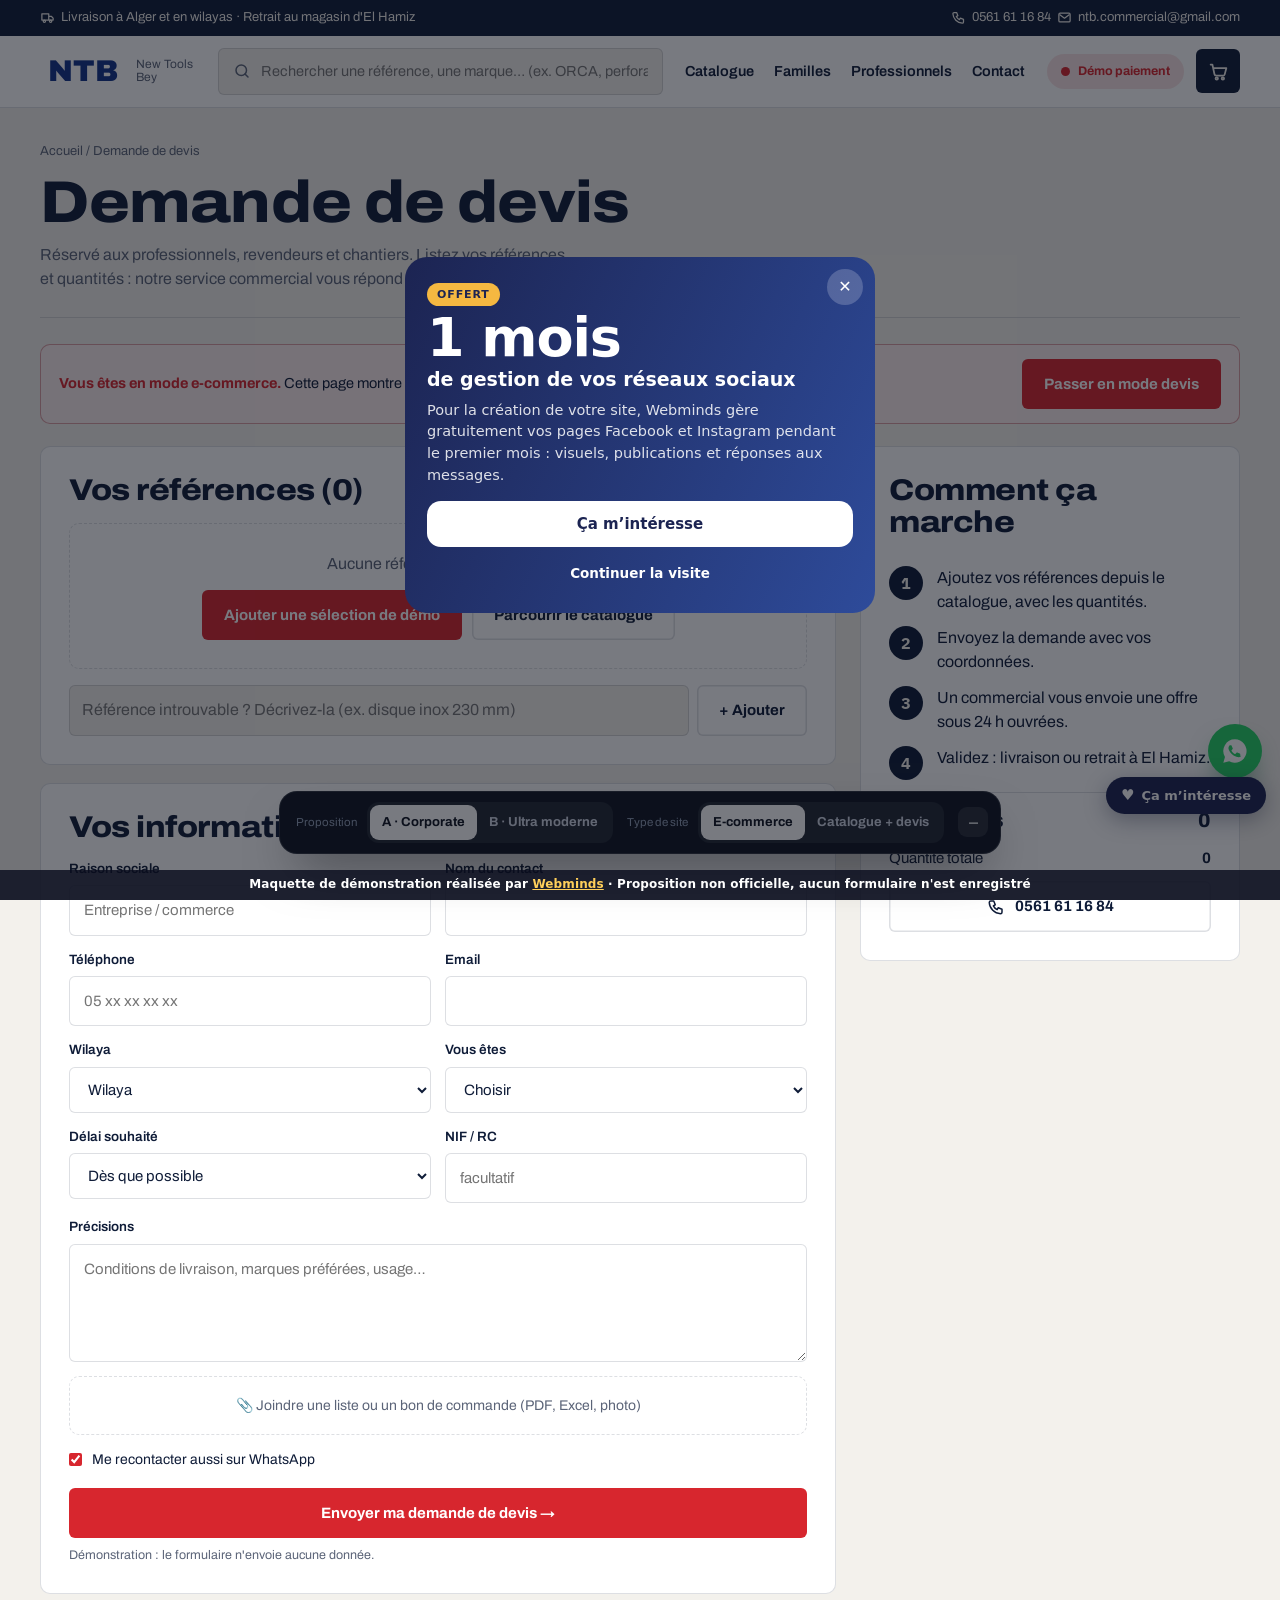
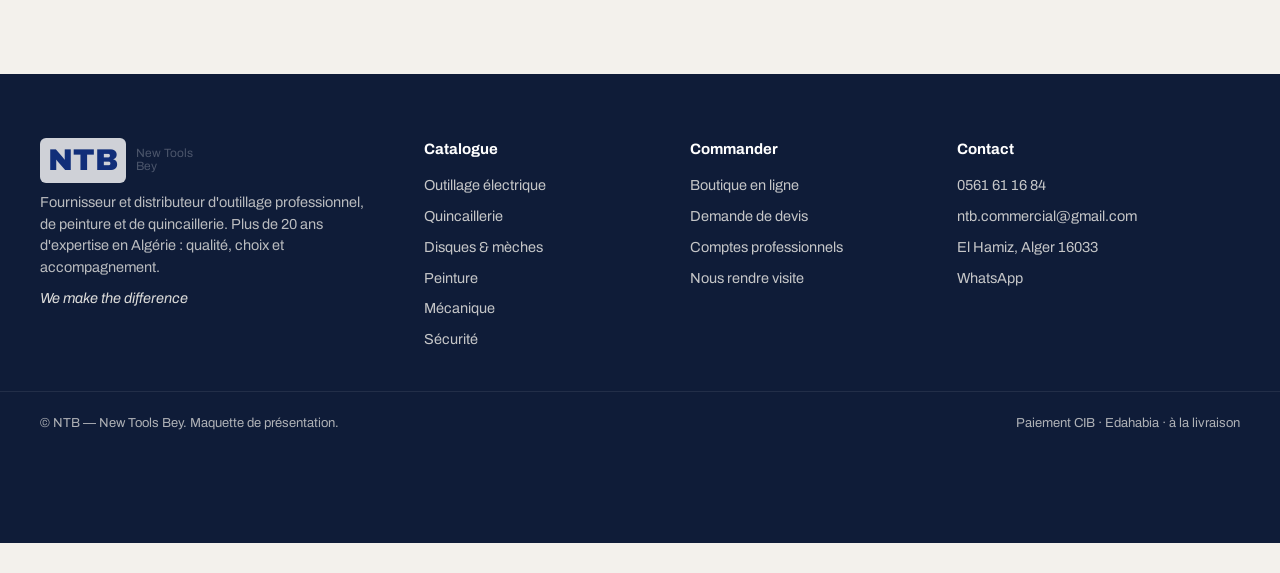
<file: devis.html>
<!DOCTYPE html>
<html lang="fr"><head>
<meta charset="utf-8"><meta name="viewport" content="width=device-width, initial-scale=1, viewport-fit=cover">
<link rel="preconnect" href="https://fonts.googleapis.com"><link rel="preconnect" href="https://fonts.gstatic.com" crossorigin>
<link href="https://fonts.googleapis.com/css2?family=Archivo:wdth,wght@62..125,400..900&family=Big+Shoulders+Display:wght@700;800;900&family=IBM+Plex+Mono:wght@400;600&display=swap" rel="stylesheet">
<link rel="stylesheet" href="style.css"><link rel="icon" href="https://www.groupe-ntb.com/wp-content/uploads/2022/04/ntb-icon.png">
<script>try{var v=new URLSearchParams(location.search).get('v')||JSON.parse(localStorage.getItem('ntb_v')||'"a"');document.documentElement.dataset.v=v}catch(e){document.documentElement.dataset.v='a'}</script>
<title>Demande de devis — NTB</title>
<meta name="robots" content="noindex, nofollow"><!--wm-demo--></head><body>
<div id="hdr"></div>
<main id="app" class="wrap"></main>
<div id="ftr"></div>
<div class="overlay" id="ov"><div class="ovbox" id="ovb"></div></div>
<script src="data.js"></script><script src="core.js"></script>
<script>

const SHIP=w=>w==='retrait'?0:(w.includes('Alger')?500:1200);
function lineImg(p){return imgTag(pimgSrc(p),p.n,'',p.b)}
function demoFill(target){const d=[['erh020',1,null],['bey315',6,'Beige G315'],['colle-bois',4,'500 g']];d.forEach(x=>target.add(x[0],x[1],x[2]));location.reload()}

const app=document.getElementById('app');
function draw(){const c=Quote.get();
 app.innerHTML=`<div class="phead"><nav class="crumb"><a href="index.html">Accueil</a> / Demande de devis</nav><h1>Demande de devis</h1><p style="color:var(--mut);max-width:60ch;margin-top:10px">Réservé aux professionnels, revendeurs et chantiers. Listez vos références et quantités : notre service commercial vous répond avec une offre chiffrée.</p></div>
 ${MODE==='shop'?`<div class="modebar"><span><b>Vous êtes en mode e-commerce.</b> Cette page montre la formule « catalogue + devis ».</span><a class="btn" href="devis.html?mode=devis">Passer en mode devis</a></div>`:''}
 <div class="co"><div style="display:flex;flex-direction:column;gap:18px">
 <div class="panel"><h2>Vos références (${Quote.count()})</h2>
  ${!c.length?`<div class="empty" style="padding:28px"><p>Aucune référence pour l'instant.</p><div style="display:flex;gap:10px;justify-content:center;margin-top:14px;flex-wrap:wrap"><button class="btn" id="demo">Ajouter une sélection de démo</button><a class="btn ghost" href="catalogue.html?mode=devis">Parcourir le catalogue</a></div></div>`:
  c.map((l,i)=>{const p=l.id.startsWith('libre:')?null:byId(l.id);return `<div class="qline">${p?lineImg(p):'<img alt="" src="'+FALLBACK('Libre')+'">'}<div><small class="note">${p?p.b+' · <span class="mono">'+p.sku+'</span>':'Référence libre'}</small><h4 style="font-size:15px">${p?`<a href="produit.html?id=${p.id}">${esc(p.n)}</a>`:esc(l.id.slice(6))}</h4>${l.v?`<small class="note">${esc(l.v)}</small>`:''}</div>
  <div class="qty"><button data-i="${i}" data-d="-1" aria-label="Moins">−</button><input value="${l.q}" readonly aria-label="Quantité"><button data-i="${i}" data-d="1" aria-label="Plus">+</button></div><button class="rm" data-rm="${i}" style="border:0;background:none;color:var(--mut);cursor:pointer;text-decoration:underline">Retirer</button></div>`}).join('')}
  <form id="lib" style="display:flex;gap:8px;margin-top:16px;flex-wrap:wrap"><input id="libv" placeholder="Référence introuvable ? Décrivez-la (ex. disque inox 230 mm)" style="flex:1;min-width:220px;background:var(--bg);border:1px solid var(--line);border-radius:var(--r);padding:12px"><button class="btn ghost">+ Ajouter</button></form></div>
 <form class="panel" id="df"><h2>Vos informations</h2><div class="fgrid">
  <label class="fld">Raison sociale<input required placeholder="Entreprise / commerce"></label><label class="fld">Nom du contact<input required></label>
  <label class="fld">Téléphone<input type="tel" required placeholder="05 xx xx xx xx"></label><label class="fld">Email<input type="email" required></label>
  <label class="fld"><span>Wilaya</span><select required>${wilOpts('16 — Alger')}</select></label>
  <label class="fld"><span>Vous êtes</span><select required><option value="">Choisir</option><option>Revendeur / quincaillerie</option><option>Entreprise du BTP</option><option>Atelier / garage</option><option>Industrie</option><option>Administration</option><option>Particulier</option></select></label>
  <label class="fld"><span>Délai souhaité</span><select><option>Dès que possible</option><option>Sous 1 semaine</option><option>Sous 1 mois</option><option>Projet à planifier</option></select></label>
  <label class="fld">NIF / RC<input placeholder="facultatif"></label>
  <label class="fld full">Précisions<textarea rows="4" placeholder="Conditions de livraison, marques préférées, usage…"></textarea></label>
  <label class="upl full" id="upl">📎 Joindre une liste ou un bon de commande (PDF, Excel, photo)<input type="file" hidden id="uf"></label>
  <label class="full" style="display:flex;gap:10px;align-items:center;font-size:14px"><input type="checkbox" checked style="accent-color:var(--acc)">Me recontacter aussi sur WhatsApp</label></div>
  <button class="btn" style="margin-top:18px;width:100%;justify-content:center">Envoyer ma demande de devis →</button><p class="note" style="margin-top:8px">Démonstration : le formulaire n'envoie aucune donnée.</p></form></div>
 <aside class="panel sum"><h2>Comment ça marche</h2><ol class="steps"><li>Ajoutez vos références depuis le catalogue, avec les quantités.</li><li>Envoyez la demande avec vos coordonnées.</li><li>Un commercial vous envoie une offre sous 24 h ouvrées.</li><li>Validez : livraison ou retrait à El Hamiz.</li></ol>
  <div class="srow tot"><span>Références</span><span>${c.length}</span></div><div class="srow"><span>Quantité totale</span><b>${Quote.count()}</b></div>
  <a class="btn ghost" href="${NTB.tel}" style="justify-content:center">${ICO.phone} ${NTB.phone}</a></aside></div>`;
 const dm=document.getElementById('demo');if(dm)dm.onclick=()=>demoFill(Quote);
 app.querySelectorAll('[data-d]').forEach(b=>b.onclick=()=>{const c=Quote.get();const l=c[+b.dataset.i];l.q=Math.max(1,l.q+ +b.dataset.d);Quote.save(c);draw()});
 app.querySelectorAll('[data-rm]').forEach(b=>b.onclick=()=>{const c=Quote.get();c.splice(+b.dataset.rm,1);Quote.save(c);draw()});
 document.getElementById('lib').onsubmit=e=>{e.preventDefault();const v=document.getElementById('libv').value.trim();if(!v)return;const c=Quote.get();c.push({k:'libre:'+v,id:'libre:'+v,v:'',q:1});Quote.save(c);draw()};
 const uf=document.getElementById('uf');uf.onchange=()=>{if(uf.files[0])document.getElementById('upl').firstChild.textContent='📎 '+uf.files[0].name+' — prêt à être joint '};
 document.getElementById('df').onsubmit=e=>{e.preventDefault();if(!Quote.get().length){toast('<b>Ajoutez au moins une référence</b>');return}
  const ref='DEV-'+new Date().getFullYear()+'-'+String(Math.floor(1000+Math.random()*8999));const n=Quote.get().length;Quote.save([]);
  app.innerHTML=`<div class="done-box"><div class="okic">${ICO.check}</div><h1>Demande de devis envoyée.</h1><p style="font-size:18px">Référence <b class="mono">${ref}</b> · ${n} référence${n>1?'s':''}</p>
  <div class="timeline"><div class="on">Demande reçue</div><div>Étude commerciale</div><div>Offre envoyée</div><div>Commande & livraison</div></div>
  <p>Notre service commercial vous répond sous 24 h ouvrées par téléphone ou par email.</p><p class="note">(Simulation — aucune donnée envoyée.)</p>
  <div style="display:flex;gap:10px;flex-wrap:wrap;justify-content:center"><a class="btn" href="catalogue.html">Retour au catalogue</a><a class="btn ghost" href="${NTB.wa}" target="_blank" rel="noopener">${ICO.wa} Suivre sur WhatsApp</a></div></div>`;scrollTo(0,0)};
}
Chrome.init();draw();
</script><div id="wm-demo" role="note" style="position:fixed;left:0;right:0;bottom:0;z-index:2147483000;background:rgba(10,14,30,.92);color:#fff;font:600 12px/1.3 system-ui,-apple-system,Segoe UI,Roboto,sans-serif;text-align:center;padding:7px 12px calc(7px + env(safe-area-inset-bottom,0px));letter-spacing:.01em">Maquette de démonstration réalisée par <a href="https://webminds.dz" style="color:#ffcf5a;text-decoration:underline" target="_blank" rel="noopener">Webminds</a> · Proposition non officielle, aucun formulaire n'est enregistré</div>
<script>(function(){function f(){var b=document.getElementById('wm-demo');if(!b)return;var h=b.offsetHeight;document.body.style.paddingBottom=(parseFloat(getComputedStyle(document.body).paddingBottom)||0)+h+'px';document.querySelectorAll('body *').forEach(function(e){if(e===b||b.contains(e))return;var s=getComputedStyle(e);if(s.position!=='fixed')return;var bt=parseFloat(s.bottom);if(!isNaN(bt)&&bt<120&&s.bottom!=='auto'&&e.offsetHeight<window.innerHeight*.6){e.style.bottom=(bt+h)+'px'}})}if(document.readyState==='complete')f();else addEventListener('load',f)})();</script><!--wm-demo--><script data-wml>(function(){if(window.__wmL)return;window.__wmL=1;
var C={"p": "NTB New Tools Bey", "mail": null, "wa": "213797372452", "v": [["/", "Version corporate", "Claire et rassurante"]]};
function ready(f){document.readyState==='loading'?document.addEventListener('DOMContentLoaded',f):f()}
ready(function(){
var css='.wmL-b{position:fixed;right:14px;bottom:calc(56px + env(safe-area-inset-bottom));z-index:2147483000;border:0;border-radius:999px;background:#1C2452;color:#fff;font:700 13px/1 system-ui,-apple-system,Segoe UI,Roboto,sans-serif;padding:11px 15px;box-shadow:0 6px 22px rgba(20,30,60,.35);cursor:pointer;display:flex;align-items:center;gap:7px}'
+'@media(max-width:520px){.wmL-b{bottom:calc(112px + env(safe-area-inset-bottom));font-size:12.5px;padding:10px 13px}}'
+'.wmL-m{position:fixed;inset:0;z-index:2147483001;background:rgba(10,14,25,.55);display:none;align-items:flex-end;justify-content:center;font-family:system-ui,-apple-system,Segoe UI,Roboto,sans-serif}.wmL-m.on{display:flex}@media(min-width:700px){.wmL-m{align-items:center;padding:20px}}'
+'.wmL-x{box-sizing:border-box;position:relative;background:#fff;color:#1C2452;width:100%;max-width:470px;max-height:92vh;overflow:auto;border-radius:22px 22px 0 0;padding:24px 22px calc(22px + env(safe-area-inset-bottom));text-align:left}@media(min-width:700px){.wmL-x{border-radius:22px}}'
+'.wmL-x *{box-sizing:border-box}.wmL-c{position:absolute;top:12px;right:12px;width:36px;height:36px;border:0;border-radius:50%;background:#F0F2F1;font-size:16px;cursor:pointer;color:#1C2452}'
+'.wmL-x h3{font:800 26px/1.1 system-ui,-apple-system,sans-serif;margin:4px 40px 10px 0;color:inherit}.wmL-x p{margin:0 0 14px;line-height:1.5;font-size:14.5px;opacity:.85}'
+'.wmL-o{background:linear-gradient(115deg,#1C2452,#2E4B9A);color:#fff}.wmL-o .wmL-c{background:rgba(255,255,255,.2);color:#fff}.wmL-big{font:900 54px/.95 system-ui,-apple-system,sans-serif;letter-spacing:-.02em;margin:6px 0 2px}.wmL-big small{display:block;font-size:19px;font-weight:700;letter-spacing:0;margin-top:6px}'
+'.wmL-tag{display:inline-block;background:#F5B841;color:#1C2452;font:800 11px system-ui,sans-serif;letter-spacing:.08em;border-radius:999px;padding:5px 10px}'
+'.wmL-btn{display:flex;align-items:center;justify-content:center;width:100%;border:0;border-radius:14px;padding:14px;font:800 15px system-ui,-apple-system,sans-serif;cursor:pointer;margin-top:8px}.wmL-w{background:#fff;color:#1C2452}.wmL-g{background:#1FAF55;color:#fff}.wmL-n{background:#1C2452;color:#fff}.wmL-l{background:transparent;color:inherit;font-weight:600;font-size:13.5px;padding:10px}'
+'.wmL-s{font:700 11.5px system-ui,sans-serif;text-transform:uppercase;letter-spacing:.06em;opacity:.6;margin:12px 0 8px}.wmL-ch{display:grid;gap:8px}.wmL-ch label{display:flex;align-items:center;gap:10px;border:1.5px solid #E2E6E3;border-radius:12px;padding:11px 12px;cursor:pointer;font-size:14px;font-weight:600}.wmL-ch label small{display:block;font-weight:500;opacity:.65;font-size:12px}.wmL-ch input{width:18px;height:18px;flex:none;accent-color:#1FAF55}'
+'.wmL-f{display:grid;gap:8px;margin:12px 0 6px}.wmL-f input{border:1.5px solid #E2E6E3;border-radius:12px;padding:12px;font:500 16px system-ui,sans-serif;color:#1C2452;background:#fff;-webkit-user-select:text!important;user-select:text!important;width:100%}'
+'.wmL-ok{text-align:center}.wmL-ok i{display:grid;place-items:center;width:64px;height:64px;margin:6px auto 12px;border-radius:50%;background:#E8F7EE;color:#1FAF55;font-style:normal;font-size:30px}';
var st=document.createElement('style');st.textContent=css;document.head.appendChild(st);
function ss(k,v){try{if(v===undefined)return sessionStorage.getItem(k);sessionStorage.setItem(k,v)}catch(e){}}
var p=location.pathname,cur=0;C.v.forEach(function(v,i){if(v[0]!=='/'&&p.indexOf(v[0])===0)cur=i});
var off=document.createElement('div');off.className='wmL-m';off.innerHTML='<div class="wmL-x wmL-o" role="dialog" aria-modal="true"><button class="wmL-c" type="button" aria-label="Fermer">✕</button><span class="wmL-tag">OFFERT</span><div class="wmL-big">1 mois<small>de gestion de vos réseaux sociaux</small></div><p style="margin-top:12px">Pour la création de votre site, Webminds gère gratuitement vos pages Facebook et Instagram pendant le premier mois : visuels, publications et réponses aux messages.</p><button class="wmL-btn wmL-w" type="button" data-i>Ça m’intéresse</button><button class="wmL-btn wmL-l" type="button" data-c>Continuer la visite</button></div>';
var ch='';C.v.forEach(function(v,i){ch+='<label><input type="radio" name="wmLv" value="'+v[1]+'"'+(i===cur?' checked':'')+'><span>'+v[1]+(v[2]?'<small>'+v[2]+'</small>':'')+'</span></label>'});
var it=document.createElement('div');it.className='wmL-m';it.innerHTML='<div class="wmL-x" role="dialog" aria-modal="true"><button class="wmL-c" type="button" aria-label="Fermer">✕</button><div data-s1><h3>Cette maquette vous plaît ?</h3><p>Choisissez la version qui vous intéresse : Webminds vous recontacte pour vous la présenter.</p>'+(C.v.length>1?'<div class="wmL-s">La version préférée</div><div class="wmL-ch">'+ch+'</div>':'')+'<div class="wmL-s">En plus</div><div class="wmL-ch"><label><input type="checkbox" value="Gestion des réseaux sociaux (1 mois offert)"><span>Réseaux sociaux<small>1 mois de gestion offert avec le site</small></span></label></div><div class="wmL-f"><input name="n" placeholder="Votre nom" autocomplete="name"><input name="t" type="tel" inputmode="tel" placeholder="Votre téléphone (facultatif)" autocomplete="tel"></div><button class="wmL-btn wmL-g" type="button" data-w>Envoyer sur WhatsApp</button>'+(C.mail?'<button class="wmL-btn wmL-l" type="button" data-e>Envoyer par e-mail</button>':'')+'</div><div class="wmL-ok" data-s2 hidden><i>✓</i><h3 style="margin:0 0 8px">Merci !</h3><p>Votre choix a bien été transmis à Webminds. Nous vous recontactons très vite.</p><button class="wmL-btn wmL-n" type="button" data-c>Continuer la visite</button></div></div>';
document.body.appendChild(off);document.body.appendChild(it);
var b=document.createElement('button');b.type='button';b.className='wmL-b';b.innerHTML='<b style="font-size:15px">♥</b>Ça m’intéresse';document.body.appendChild(b);
function op(m){off.classList.remove('on');it.classList.remove('on');m.classList.add('on')}
[off,it].forEach(function(m){m.addEventListener('click',function(e){if(e.target===m||e.target.closest('.wmL-c')||e.target.closest('[data-c]'))m.classList.remove('on')})});
b.onclick=function(){op(it)};off.querySelector('[data-i]').onclick=function(){op(it)};
function msg(){var v=(it.querySelector('input[name=wmLv]:checked')||{}).value||C.v[cur][1],x=[].map.call(it.querySelectorAll('input[type=checkbox]:checked'),function(c){return c.value}),n=it.querySelector('[name=n]').value.trim(),t=it.querySelector('[name=t]').value.trim();
 return{v:v,x:x,n:n,t:t,txt:'Bonjour Webminds, la maquette '+C.p+' m’intéresse.\nVersion préférée : '+v+(x.length?'\nEn plus : '+x.join(', '):'')+(n?'\nNom : '+n:'')+(t?'\nTéléphone : '+t:'')+'\nLien : '+location.origin+C.v[cur][0]}}
function mail(m){if(!C.mail)return;try{fetch('https://formsubmit.co/ajax/'+C.mail,{method:'POST',keepalive:true,headers:{'Content-Type':'application/json','Accept':'application/json'},body:JSON.stringify({_subject:'Maquette '+C.p+' : intéressé ('+m.v+')',Prospect:C.p,Version:m.v,Options:m.x.join(', ')||'-',Nom:m.n||'-',Telephone:m.t||'-',Lien:location.origin+C.v[cur][0],_template:'table',_captcha:'false'})}).catch(function(){})}catch(e){}}
function done(){it.querySelector('[data-s1]').hidden=true;it.querySelector('[data-s2]').hidden=false;ss('wmL-sent','1')}
it.querySelector('[data-w]').onclick=function(){var m=msg();mail(m);done();location.href='https://wa.me/'+C.wa+'?text='+encodeURIComponent(m.txt)};
var e=it.querySelector('[data-e]');if(e)e.onclick=function(){mail(msg());done()};
var sh=ss('wmL-off');addEventListener('scroll',function(){var r=(scrollY+innerHeight)/document.documentElement.scrollHeight;
 if(!sh&&scrollY>500&&r>.3){sh=1;ss('wmL-off','1');op(off)}
 if(!ss('wmL-it')&&!ss('wmL-sent')&&sh&&r>.92&&!off.classList.contains('on')){ss('wmL-it','1');op(it)}},{passive:true});
});})();
</script></body></html>
</file>
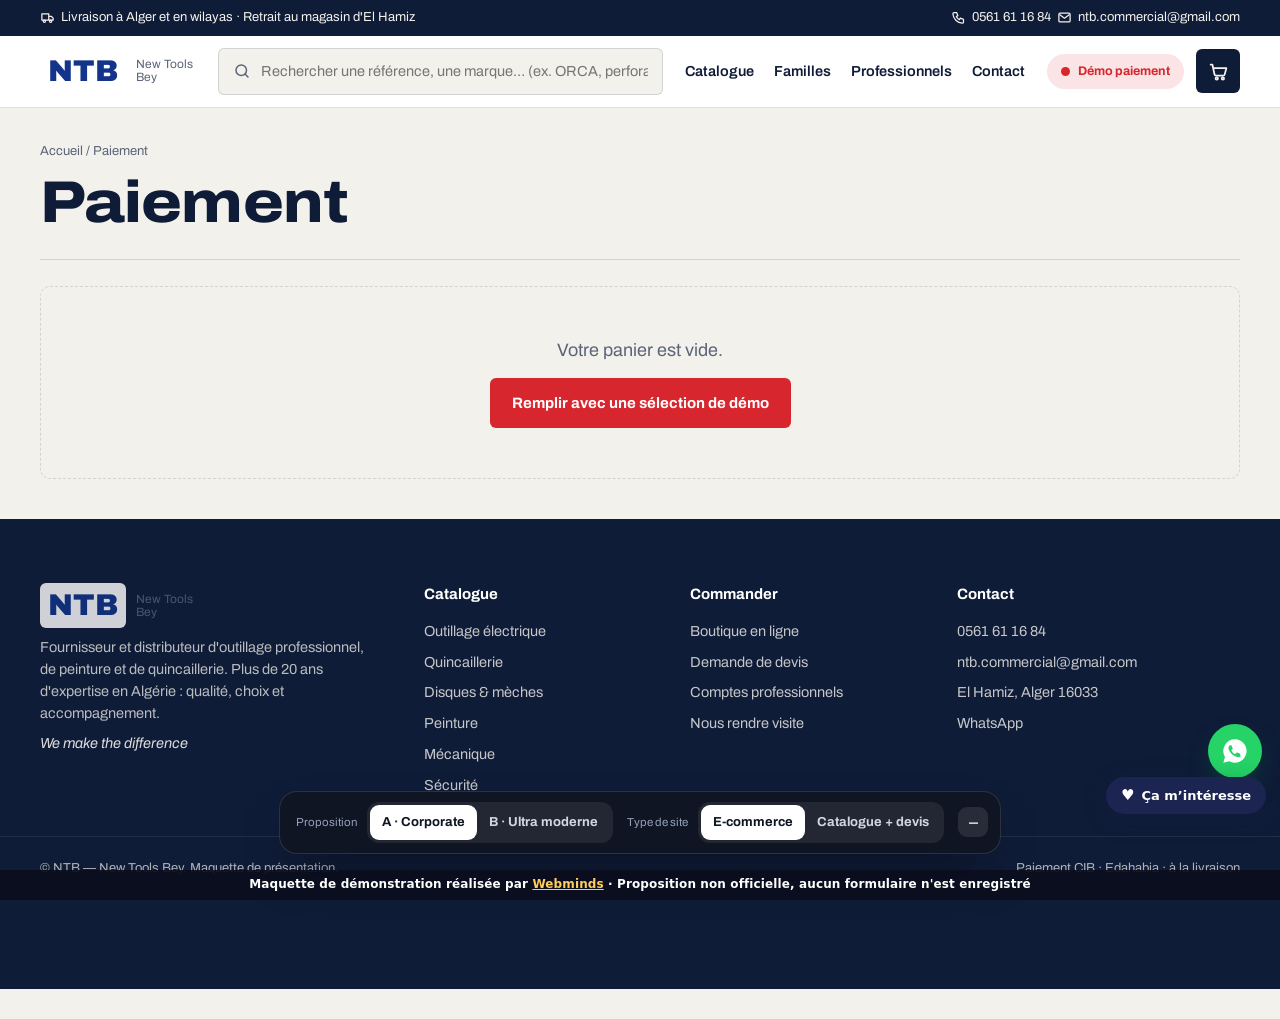
<file: paiement.html>
<!DOCTYPE html>
<html lang="fr"><head>
<meta charset="utf-8"><meta name="viewport" content="width=device-width, initial-scale=1, viewport-fit=cover">
<link rel="preconnect" href="https://fonts.googleapis.com"><link rel="preconnect" href="https://fonts.gstatic.com" crossorigin>
<link href="https://fonts.googleapis.com/css2?family=Archivo:wdth,wght@62..125,400..900&family=Big+Shoulders+Display:wght@700;800;900&family=IBM+Plex+Mono:wght@400;600&display=swap" rel="stylesheet">
<link rel="stylesheet" href="style.css"><link rel="icon" href="https://www.groupe-ntb.com/wp-content/uploads/2022/04/ntb-icon.png">
<script>try{var v=new URLSearchParams(location.search).get('v')||JSON.parse(localStorage.getItem('ntb_v')||'"a"');document.documentElement.dataset.v=v}catch(e){document.documentElement.dataset.v='a'}</script>
<title>Paiement — NTB</title>
<meta name="robots" content="noindex, nofollow"><!--wm-demo--></head><body>
<div id="hdr"></div>
<main id="app" class="wrap"></main>
<div id="ftr"></div>
<div class="overlay" id="ov"><div class="ovbox" id="ovb"></div></div>
<script src="data.js"></script><script src="core.js"></script>
<script>

const SHIP=w=>w==='retrait'?0:(w.includes('Alger')?500:1200);
function lineImg(p){return imgTag(pimgSrc(p),p.n,'',p.b)}
function demoFill(target){const d=[['erh020',1,null],['bey315',6,'Beige G315'],['colle-bois',4,'500 g']];d.forEach(x=>target.add(x[0],x[1],x[2]));location.reload()}

const app=document.getElementById('app');let step=1,ship='',payM='cib',info={};
if(MODE==='devis'){location.replace('devis.html')}
function totals(){const sub=Cart.total();const s=ship?SHIP(ship):0;const free=sub>=30000&&ship&&ship!=='retrait';return {sub,s:free?0:s,free,tot:sub+(free?0:s)}}
function summary(){const t=totals();return `<aside class="panel sum"><h2>Votre commande</h2>${Cart.get().map(l=>{const p=byId(l.id);return `<div class="srow" style="font-size:14px;gap:10px"><span>${esc(p.n.split(' — ')[0])}${l.v?' · '+esc(l.v):''} × ${l.q}</span><b style="white-space:nowrap">${DA(Cart.price(l)*l.q)}</b></div>`}).join('')}
 <div class="srow" style="border-top:1px solid var(--line);padding-top:10px"><span>Sous-total</span><b>${DA(t.sub)}</b></div><div class="srow"><span>Livraison</span><b>${!ship?'—':t.s===0?(ship==='retrait'?'Retrait gratuit':'Offerte'):DA(t.s)}</b></div>
 <div class="srow tot"><span>Total TTC</span><span>${DA(t.tot)}</span></div><p class="note">Livraison offerte dès 30 000 DA (hors retrait). Conditions de démonstration.</p></aside>`}
function draw(){
 if(!Cart.get().length){app.innerHTML=`<div class="phead"><nav class="crumb"><a href="index.html">Accueil</a> / Paiement</nav><h1>Paiement</h1></div><div class="empty"><p style="font-size:18px">Votre panier est vide.</p><button class="btn" id="demo" style="margin-top:14px">Remplir avec une sélection de démo</button></div>`;document.getElementById('demo').onclick=()=>demoFill(Cart);return}
 const st=`<div class="stepper"><span class="done">1 · Panier ✓</span><span class="${step===1?'on':'done'}">2 · Livraison${step>1?' ✓':''}</span><span class="${step===2?'on':''}">3 · Paiement</span></div>`;
 if(step===1){app.innerHTML=`<div class="phead"><nav class="crumb"><a href="index.html">Accueil</a> / <a href="panier.html">Panier</a> / Livraison</nav><h1>Livraison</h1></div><div class="co"><form class="panel" id="f1">${st}<h2>Vos coordonnées</h2>
  <div class="fgrid"><label class="fld">Nom et prénom<input name="nom" required value="${esc(info.nom||'')}"></label><label class="fld">Téléphone<input name="tel" type="tel" required placeholder="05 xx xx xx xx" value="${esc(info.tel||'')}"></label>
  <label class="fld full">Email<input name="email" type="email" placeholder="facultatif" value="${esc(info.email||'')}"></label></div>
  <h2 style="margin-top:22px">Mode de livraison</h2><div class="pays">
  <label class="pay-o${ship==='retrait'?' on':''}"><input type="radio" name="sh" value="retrait"${ship==='retrait'?' checked':''}><span><b>Retrait au magasin — El Hamiz</b><small>Gratuit · prêt sous 24 h</small></span><b>0 DA</b></label>
  <label class="pay-o${ship&&ship!=='retrait'?' on':''}"><input type="radio" name="sh" value="dom"${ship&&ship!=='retrait'?' checked':''}><span><b>Livraison à domicile ou sur chantier</b><small>Alger 24–48 h · autres wilayas 2 à 5 jours</small></span><b>dès 500 DA</b></label></div>
  <div class="fgrid" id="adr" style="margin-top:14px;${ship&&ship!=='retrait'?'':'display:none'}"><label class="fld"><span>Wilaya</span><select name="wil" id="wil">${wilOpts(ship&&ship!=='retrait'?ship:'')}</select></label><label class="fld">Commune<input name="com" value="${esc(info.com||'')}"></label><label class="fld full">Adresse<input name="adr" value="${esc(info.adr||'')}"></label></div>
  <div style="display:flex;justify-content:space-between;gap:10px;margin-top:22px;flex-wrap:wrap"><a class="btn ghost" href="panier.html">← Panier</a><button class="btn">Continuer vers le paiement →</button></div></form>${summary()}</div>`;
  const f=document.getElementById('f1');f.querySelectorAll('[name=sh]').forEach(r=>r.onchange=()=>{f.querySelectorAll('.pay-o').forEach(x=>x.classList.remove('on'));r.closest('.pay-o').classList.add('on');document.getElementById('adr').style.display=r.value==='dom'?'':'none';ship=r.value==='retrait'?'retrait':(document.getElementById('wil').value||'16 — Alger');if(r.value==='dom'&&!document.getElementById('wil').value)document.getElementById('wil').value='16 — Alger';refreshSum()});
  document.getElementById('wil').onchange=e=>{ship=e.target.value||'16 — Alger';refreshSum()};
  f.onsubmit=e=>{e.preventDefault();const fd=new FormData(f);info=Object.fromEntries(fd);if(!ship){toast('<b>Choisissez un mode de livraison</b>');return}step=2;draw();scrollTo(0,0)};return}
 app.innerHTML=`<div class="phead"><nav class="crumb"><a href="index.html">Accueil</a> / <a href="panier.html">Panier</a> / Paiement</nav><h1>Paiement</h1></div><div class="co"><div class="panel">${st}<h2>Moyen de paiement</h2>
 <div class="pays">
  <label class="pay-o${payM==='cib'?' on':''}"><input type="radio" name="pm" value="cib"${payM==='cib'?' checked':''}><span><b>Carte CIB</b><small>Carte interbancaire — paiement sécurisé SATIM</small></span><span class="cardlogo cib">CIB</span></label>
  <label class="pay-o${payM==='edh'?' on':''}"><input type="radio" name="pm" value="edh"${payM==='edh'?' checked':''}><span><b>Carte Edahabia</b><small>Carte Algérie Poste — paiement sécurisé</small></span><span class="cardlogo edh">Edahabia</span></label>
  <label class="pay-o${payM==='cod'?' on':''}"><input type="radio" name="pm" value="cod"${payM==='cod'?' checked':''}><span><b>Paiement à la livraison</b><small>En espèces à la réception ou au retrait</small></span><span class="cardlogo cod">Cash</span></label></div>
 <div id="cardf" style="margin-top:18px;${payM==='cod'?'display:none':''}">
  <div class="cardviz ${payM==='edh'?'edh':'cib'}" id="cv"><div class="top"><span id="cvt">${payM==='edh'?'EDAHABIA':'CIB'}</span><span class="chip-ic"></span></div><div class="cn" id="cvn">•••• •••• •••• ••••</div><div class="bot"><span id="cvh">NOM DU PORTEUR</span><span id="cve">MM/AA</span></div></div>
  <div class="fgrid"><label class="fld full">Numéro de carte<input id="cn" inputmode="numeric" maxlength="19" placeholder="6280 0000 0000 0000"></label><label class="fld">Nom du porteur<input id="ch" placeholder="Comme sur la carte"></label>
  <div class="fgrid" style="gap:10px"><label class="fld">Expiration<input id="ce" maxlength="5" placeholder="MM/AA"></label><label class="fld">CVV2<input id="cc" maxlength="3" inputmode="numeric" placeholder="123"></label></div></div>
  <p class="secure" style="margin-top:12px">🔒 Démonstration : aucune donnée n'est envoyée. En production, le paiement passe par la plateforme sécurisée SATIM / Algérie Poste.</p></div>
 <div id="codf" style="margin-top:18px;${payM==='cod'?'':'display:none'}" class="note">Vous réglez ${DA(totals().tot)} ${ship==='retrait'?'au retrait en magasin':'au livreur, à la réception de votre commande'}. Un conseiller vous appelle pour confirmer.</div>
 <label style="display:flex;gap:10px;align-items:flex-start;margin-top:18px;font-size:14px"><input type="checkbox" id="cgv" checked style="margin-top:4px;accent-color:var(--acc)">J'accepte les conditions générales de vente.</label>
 <div style="display:flex;justify-content:space-between;gap:10px;margin-top:20px;flex-wrap:wrap"><button class="btn ghost" id="back">← Livraison</button><button class="btn" id="pay">${payM==='cod'?'Confirmer la commande':'Payer '+DA(totals().tot)} →</button></div></div>${summary()}</div>`;
 app.querySelectorAll('[name=pm]').forEach(r=>r.onchange=()=>{payM=r.value;draw()});
 document.getElementById('back').onclick=()=>{step=1;draw()};
 const cn=document.getElementById('cn');if(cn){cn.oninput=()=>{let v=cn.value.replace(/\D/g,'').slice(0,16);cn.value=v.replace(/(.{4})/g,'$1 ').trim();document.getElementById('cvn').textContent=(v+'•'.repeat(16-v.length)).replace(/(.{4})/g,'$1 ').trim()};
  document.getElementById('ch').oninput=e=>document.getElementById('cvh').textContent=e.target.value.toUpperCase()||'NOM DU PORTEUR';
  const ce=document.getElementById('ce');ce.oninput=()=>{let v=ce.value.replace(/\D/g,'').slice(0,4);ce.value=v.length>2?v.slice(0,2)+'/'+v.slice(2):v;document.getElementById('cve').textContent=ce.value||'MM/AA'}}
 document.getElementById('pay').onclick=()=>{if(!document.getElementById('cgv').checked){toast('<b>Veuillez accepter les CGV</b>');return}
  if(payM!=='cod'){const n=(document.getElementById('cn').value||'').replace(/\s/g,'');if(n.length<16){toast('<b>Numéro de carte incomplet</b><span>Démo : saisissez 16 chiffres quelconques.</span>');return}otp();}else success()}
}
function refreshSum(){const s=app.querySelector('.sum');if(s)s.outerHTML=summary()}
const ov=document.getElementById('ov'),ovb=document.getElementById('ovb');
function otp(){ov.classList.add('on');ovb.innerHTML=`<div class="spin"></div><h3>Connexion à la plateforme de paiement sécurisée…</h3><p class="note">${payM==='edh'?'Algérie Poste — Edahabia':'SATIM — carte CIB'}</p>`;
 setTimeout(()=>{ovb.innerHTML=`<span class="cardlogo ${payM==='edh'?'edh':'cib'}">${payM==='edh'?'Edahabia':'CIB'}</span><h3>Code de confirmation</h3><p class="note">Un code à 6 chiffres a été envoyé par SMS. Démo : saisissez n'importe quel code.</p><input id="otp" maxlength="6" inputmode="numeric" style="text-align:center;font-size:26px;letter-spacing:.4em;padding:12px;border:1px solid var(--line);border-radius:var(--r);width:220px;background:var(--bg)"><button class="btn" id="otpb" style="width:100%;justify-content:center">Valider le paiement</button><button class="rm" style="border:0;background:none;color:var(--mut);cursor:pointer" onclick="ov.classList.remove('on')">Annuler</button>`;
  document.getElementById('otp').focus();document.getElementById('otpb').onclick=()=>{ovb.innerHTML='<div class="spin"></div><h3>Paiement en cours de validation…</h3>';setTimeout(()=>{ov.classList.remove('on');success()},1400)}},1500)}
function success(){const t=totals();const n='NTB-'+new Date().getFullYear()+'-'+String(Math.floor(10000+Math.random()*89999));const items=Cart.get();Cart.save([]);
 app.innerHTML=`<div class="done-box"><div class="okic">${ICO.check}</div><h1>Merci, commande confirmée.</h1><p style="font-size:18px">Commande <b class="mono">${n}</b> · ${DA(t.tot)} · ${payM==='cod'?'paiement à la livraison':payM==='edh'?'payée par Edahabia':'payée par carte CIB'}</p>
 <div class="timeline"><div class="on">Commande reçue</div><div class="${payM==='cod'?'':'on'}">Paiement ${payM==='cod'?'à la livraison':'validé'}</div><div>Préparation</div><div>${ship==='retrait'?'Prête au retrait':'Livraison'}</div></div>
 <div class="panel" style="width:100%;text-align:left">${items.map(l=>{const p=byId(l.id);return `<div class="srow" style="padding:6px 0"><span>${esc(p.n)}${l.v?' · '+esc(l.v):''} × ${l.q}</span><b>${DA(Cart.price(l)*l.q)}</b></div>`}).join('')}</div>
 <p class="note">Un SMS de confirmation est envoyé au ${esc(info.tel||'numéro indiqué')}. (Simulation — aucune commande réelle.)</p><div style="display:flex;gap:10px;flex-wrap:wrap;justify-content:center"><a class="btn" href="catalogue.html">Continuer mes achats</a><a class="btn ghost" href="index.html">Accueil</a></div></div>`;scrollTo(0,0)}
Chrome.init();draw();
</script><div id="wm-demo" role="note" style="position:fixed;left:0;right:0;bottom:0;z-index:2147483000;background:rgba(10,14,30,.92);color:#fff;font:600 12px/1.3 system-ui,-apple-system,Segoe UI,Roboto,sans-serif;text-align:center;padding:7px 12px calc(7px + env(safe-area-inset-bottom,0px));letter-spacing:.01em">Maquette de démonstration réalisée par <a href="https://webminds.dz" style="color:#ffcf5a;text-decoration:underline" target="_blank" rel="noopener">Webminds</a> · Proposition non officielle, aucun formulaire n'est enregistré</div>
<script>(function(){function f(){var b=document.getElementById('wm-demo');if(!b)return;var h=b.offsetHeight;document.body.style.paddingBottom=(parseFloat(getComputedStyle(document.body).paddingBottom)||0)+h+'px';document.querySelectorAll('body *').forEach(function(e){if(e===b||b.contains(e))return;var s=getComputedStyle(e);if(s.position!=='fixed')return;var bt=parseFloat(s.bottom);if(!isNaN(bt)&&bt<120&&s.bottom!=='auto'&&e.offsetHeight<window.innerHeight*.6){e.style.bottom=(bt+h)+'px'}})}if(document.readyState==='complete')f();else addEventListener('load',f)})();</script><!--wm-demo--><script data-wml>(function(){if(window.__wmL)return;window.__wmL=1;
var C={"p": "NTB New Tools Bey", "mail": null, "wa": "213797372452", "v": [["/", "Version corporate", "Claire et rassurante"]]};
function ready(f){document.readyState==='loading'?document.addEventListener('DOMContentLoaded',f):f()}
ready(function(){
var css='.wmL-b{position:fixed;right:14px;bottom:calc(56px + env(safe-area-inset-bottom));z-index:2147483000;border:0;border-radius:999px;background:#1C2452;color:#fff;font:700 13px/1 system-ui,-apple-system,Segoe UI,Roboto,sans-serif;padding:11px 15px;box-shadow:0 6px 22px rgba(20,30,60,.35);cursor:pointer;display:flex;align-items:center;gap:7px}'
+'@media(max-width:520px){.wmL-b{bottom:calc(112px + env(safe-area-inset-bottom));font-size:12.5px;padding:10px 13px}}'
+'.wmL-m{position:fixed;inset:0;z-index:2147483001;background:rgba(10,14,25,.55);display:none;align-items:flex-end;justify-content:center;font-family:system-ui,-apple-system,Segoe UI,Roboto,sans-serif}.wmL-m.on{display:flex}@media(min-width:700px){.wmL-m{align-items:center;padding:20px}}'
+'.wmL-x{box-sizing:border-box;position:relative;background:#fff;color:#1C2452;width:100%;max-width:470px;max-height:92vh;overflow:auto;border-radius:22px 22px 0 0;padding:24px 22px calc(22px + env(safe-area-inset-bottom));text-align:left}@media(min-width:700px){.wmL-x{border-radius:22px}}'
+'.wmL-x *{box-sizing:border-box}.wmL-c{position:absolute;top:12px;right:12px;width:36px;height:36px;border:0;border-radius:50%;background:#F0F2F1;font-size:16px;cursor:pointer;color:#1C2452}'
+'.wmL-x h3{font:800 26px/1.1 system-ui,-apple-system,sans-serif;margin:4px 40px 10px 0;color:inherit}.wmL-x p{margin:0 0 14px;line-height:1.5;font-size:14.5px;opacity:.85}'
+'.wmL-o{background:linear-gradient(115deg,#1C2452,#2E4B9A);color:#fff}.wmL-o .wmL-c{background:rgba(255,255,255,.2);color:#fff}.wmL-big{font:900 54px/.95 system-ui,-apple-system,sans-serif;letter-spacing:-.02em;margin:6px 0 2px}.wmL-big small{display:block;font-size:19px;font-weight:700;letter-spacing:0;margin-top:6px}'
+'.wmL-tag{display:inline-block;background:#F5B841;color:#1C2452;font:800 11px system-ui,sans-serif;letter-spacing:.08em;border-radius:999px;padding:5px 10px}'
+'.wmL-btn{display:flex;align-items:center;justify-content:center;width:100%;border:0;border-radius:14px;padding:14px;font:800 15px system-ui,-apple-system,sans-serif;cursor:pointer;margin-top:8px}.wmL-w{background:#fff;color:#1C2452}.wmL-g{background:#1FAF55;color:#fff}.wmL-n{background:#1C2452;color:#fff}.wmL-l{background:transparent;color:inherit;font-weight:600;font-size:13.5px;padding:10px}'
+'.wmL-s{font:700 11.5px system-ui,sans-serif;text-transform:uppercase;letter-spacing:.06em;opacity:.6;margin:12px 0 8px}.wmL-ch{display:grid;gap:8px}.wmL-ch label{display:flex;align-items:center;gap:10px;border:1.5px solid #E2E6E3;border-radius:12px;padding:11px 12px;cursor:pointer;font-size:14px;font-weight:600}.wmL-ch label small{display:block;font-weight:500;opacity:.65;font-size:12px}.wmL-ch input{width:18px;height:18px;flex:none;accent-color:#1FAF55}'
+'.wmL-f{display:grid;gap:8px;margin:12px 0 6px}.wmL-f input{border:1.5px solid #E2E6E3;border-radius:12px;padding:12px;font:500 16px system-ui,sans-serif;color:#1C2452;background:#fff;-webkit-user-select:text!important;user-select:text!important;width:100%}'
+'.wmL-ok{text-align:center}.wmL-ok i{display:grid;place-items:center;width:64px;height:64px;margin:6px auto 12px;border-radius:50%;background:#E8F7EE;color:#1FAF55;font-style:normal;font-size:30px}';
var st=document.createElement('style');st.textContent=css;document.head.appendChild(st);
function ss(k,v){try{if(v===undefined)return sessionStorage.getItem(k);sessionStorage.setItem(k,v)}catch(e){}}
var p=location.pathname,cur=0;C.v.forEach(function(v,i){if(v[0]!=='/'&&p.indexOf(v[0])===0)cur=i});
var off=document.createElement('div');off.className='wmL-m';off.innerHTML='<div class="wmL-x wmL-o" role="dialog" aria-modal="true"><button class="wmL-c" type="button" aria-label="Fermer">✕</button><span class="wmL-tag">OFFERT</span><div class="wmL-big">1 mois<small>de gestion de vos réseaux sociaux</small></div><p style="margin-top:12px">Pour la création de votre site, Webminds gère gratuitement vos pages Facebook et Instagram pendant le premier mois : visuels, publications et réponses aux messages.</p><button class="wmL-btn wmL-w" type="button" data-i>Ça m’intéresse</button><button class="wmL-btn wmL-l" type="button" data-c>Continuer la visite</button></div>';
var ch='';C.v.forEach(function(v,i){ch+='<label><input type="radio" name="wmLv" value="'+v[1]+'"'+(i===cur?' checked':'')+'><span>'+v[1]+(v[2]?'<small>'+v[2]+'</small>':'')+'</span></label>'});
var it=document.createElement('div');it.className='wmL-m';it.innerHTML='<div class="wmL-x" role="dialog" aria-modal="true"><button class="wmL-c" type="button" aria-label="Fermer">✕</button><div data-s1><h3>Cette maquette vous plaît ?</h3><p>Choisissez la version qui vous intéresse : Webminds vous recontacte pour vous la présenter.</p>'+(C.v.length>1?'<div class="wmL-s">La version préférée</div><div class="wmL-ch">'+ch+'</div>':'')+'<div class="wmL-s">En plus</div><div class="wmL-ch"><label><input type="checkbox" value="Gestion des réseaux sociaux (1 mois offert)"><span>Réseaux sociaux<small>1 mois de gestion offert avec le site</small></span></label></div><div class="wmL-f"><input name="n" placeholder="Votre nom" autocomplete="name"><input name="t" type="tel" inputmode="tel" placeholder="Votre téléphone (facultatif)" autocomplete="tel"></div><button class="wmL-btn wmL-g" type="button" data-w>Envoyer sur WhatsApp</button>'+(C.mail?'<button class="wmL-btn wmL-l" type="button" data-e>Envoyer par e-mail</button>':'')+'</div><div class="wmL-ok" data-s2 hidden><i>✓</i><h3 style="margin:0 0 8px">Merci !</h3><p>Votre choix a bien été transmis à Webminds. Nous vous recontactons très vite.</p><button class="wmL-btn wmL-n" type="button" data-c>Continuer la visite</button></div></div>';
document.body.appendChild(off);document.body.appendChild(it);
var b=document.createElement('button');b.type='button';b.className='wmL-b';b.innerHTML='<b style="font-size:15px">♥</b>Ça m’intéresse';document.body.appendChild(b);
function op(m){off.classList.remove('on');it.classList.remove('on');m.classList.add('on')}
[off,it].forEach(function(m){m.addEventListener('click',function(e){if(e.target===m||e.target.closest('.wmL-c')||e.target.closest('[data-c]'))m.classList.remove('on')})});
b.onclick=function(){op(it)};off.querySelector('[data-i]').onclick=function(){op(it)};
function msg(){var v=(it.querySelector('input[name=wmLv]:checked')||{}).value||C.v[cur][1],x=[].map.call(it.querySelectorAll('input[type=checkbox]:checked'),function(c){return c.value}),n=it.querySelector('[name=n]').value.trim(),t=it.querySelector('[name=t]').value.trim();
 return{v:v,x:x,n:n,t:t,txt:'Bonjour Webminds, la maquette '+C.p+' m’intéresse.\nVersion préférée : '+v+(x.length?'\nEn plus : '+x.join(', '):'')+(n?'\nNom : '+n:'')+(t?'\nTéléphone : '+t:'')+'\nLien : '+location.origin+C.v[cur][0]}}
function mail(m){if(!C.mail)return;try{fetch('https://formsubmit.co/ajax/'+C.mail,{method:'POST',keepalive:true,headers:{'Content-Type':'application/json','Accept':'application/json'},body:JSON.stringify({_subject:'Maquette '+C.p+' : intéressé ('+m.v+')',Prospect:C.p,Version:m.v,Options:m.x.join(', ')||'-',Nom:m.n||'-',Telephone:m.t||'-',Lien:location.origin+C.v[cur][0],_template:'table',_captcha:'false'})}).catch(function(){})}catch(e){}}
function done(){it.querySelector('[data-s1]').hidden=true;it.querySelector('[data-s2]').hidden=false;ss('wmL-sent','1')}
it.querySelector('[data-w]').onclick=function(){var m=msg();mail(m);done();location.href='https://wa.me/'+C.wa+'?text='+encodeURIComponent(m.txt)};
var e=it.querySelector('[data-e]');if(e)e.onclick=function(){mail(msg());done()};
var sh=ss('wmL-off');addEventListener('scroll',function(){var r=(scrollY+innerHeight)/document.documentElement.scrollHeight;
 if(!sh&&scrollY>500&&r>.3){sh=1;ss('wmL-off','1');op(off)}
 if(!ss('wmL-it')&&!ss('wmL-sent')&&sh&&r>.92&&!off.classList.contains('on')){ss('wmL-it','1');op(it)}},{passive:true});
});})();
</script></body></html>
</file>
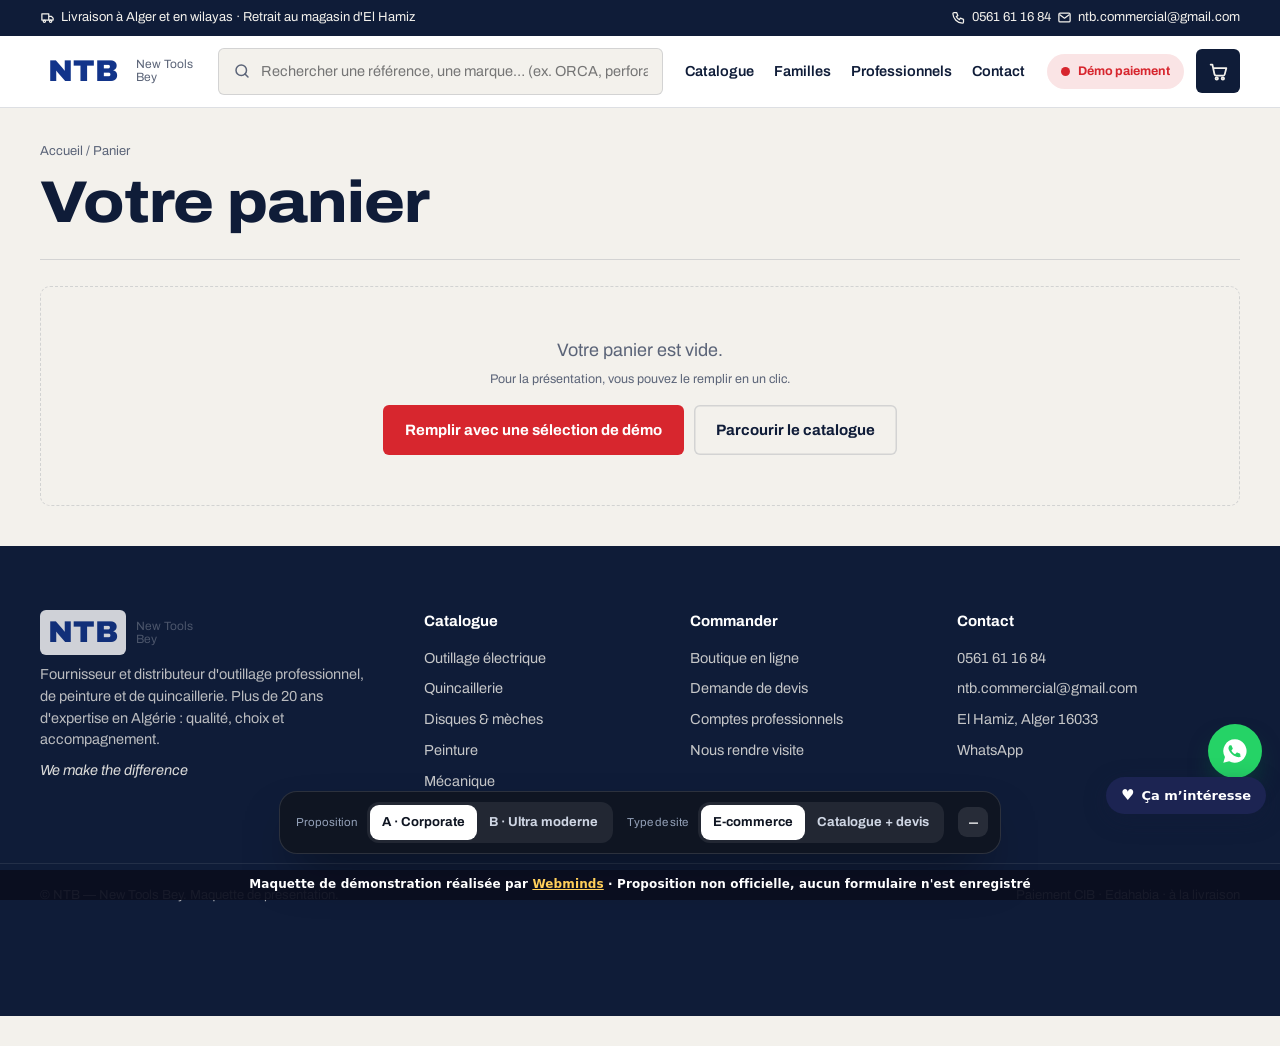
<file: panier.html>
<!DOCTYPE html>
<html lang="fr"><head>
<meta charset="utf-8"><meta name="viewport" content="width=device-width, initial-scale=1, viewport-fit=cover">
<link rel="preconnect" href="https://fonts.googleapis.com"><link rel="preconnect" href="https://fonts.gstatic.com" crossorigin>
<link href="https://fonts.googleapis.com/css2?family=Archivo:wdth,wght@62..125,400..900&family=Big+Shoulders+Display:wght@700;800;900&family=IBM+Plex+Mono:wght@400;600&display=swap" rel="stylesheet">
<link rel="stylesheet" href="style.css"><link rel="icon" href="https://www.groupe-ntb.com/wp-content/uploads/2022/04/ntb-icon.png">
<script>try{var v=new URLSearchParams(location.search).get('v')||JSON.parse(localStorage.getItem('ntb_v')||'"a"');document.documentElement.dataset.v=v}catch(e){document.documentElement.dataset.v='a'}</script>
<title>Panier — NTB</title>
<meta name="robots" content="noindex, nofollow"><!--wm-demo--></head><body>
<div id="hdr"></div>
<main id="app" class="wrap"></main>
<div id="ftr"></div>
<div class="overlay" id="ov"><div class="ovbox" id="ovb"></div></div>
<script src="data.js"></script><script src="core.js"></script>
<script>

const SHIP=w=>w==='retrait'?0:(w.includes('Alger')?500:1200);
function lineImg(p){return imgTag(pimgSrc(p),p.n,'',p.b)}
function demoFill(target){const d=[['erh020',1,null],['bey315',6,'Beige G315'],['colle-bois',4,'500 g']];d.forEach(x=>target.add(x[0],x[1],x[2]));location.reload()}

const app=document.getElementById('app');
function draw(){const c=Cart.get();const sub=Cart.total();
 app.innerHTML=`<div class="phead"><nav class="crumb"><a href="index.html">Accueil</a> / Panier</nav><h1>Votre panier</h1></div>
 ${!c.length?`<div class="empty"><p style="font-size:18px">Votre panier est vide.</p><p class="note" style="margin-top:6px">Pour la présentation, vous pouvez le remplir en un clic.</p><div style="display:flex;gap:10px;justify-content:center;margin-top:16px;flex-wrap:wrap"><button class="btn" id="demo">Remplir avec une sélection de démo</button><a class="btn ghost" href="catalogue.html">Parcourir le catalogue</a></div></div>`:
 `<div class="co"><div class="panel"><div class="stepper"><span class="on">1 · Panier</span><span>2 · Livraison</span><span>3 · Paiement</span></div>
  ${c.map((l,i)=>{const p=byId(l.id);return `<div class="line">${lineImg(p)}<div><small>${p.b} · <span class="mono">${p.sku}</span></small><h4><a href="produit.html?id=${p.id}">${esc(p.n)}</a></h4>${l.v?`<small>${p.vars.label} : ${esc(l.v)}</small>`:''}<div class="note">${DA(Cart.price(l))} / unité</div></div>
  <div class="lr"><div class="qty"><button data-i="${i}" data-d="-1" aria-label="Moins">−</button><input value="${l.q}" readonly aria-label="Quantité"><button data-i="${i}" data-d="1" aria-label="Plus">+</button></div><b>${DA(Cart.price(l)*l.q)}</b><button class="rm" data-rm="${i}">Retirer</button></div></div>`}).join('')}
  <div style="display:flex;justify-content:space-between;gap:10px;flex-wrap:wrap;margin-top:18px"><a class="btn ghost" href="catalogue.html">← Continuer mes achats</a><button class="btn ghost" id="clr">Vider le panier</button></div></div>
  <aside class="panel sum"><h2>Récapitulatif</h2><div class="srow"><span>Sous-total (${Cart.count()} articles)</span><b>${DA(sub)}</b></div><div class="srow"><span>Livraison</span><span class="note">calculée à l'étape suivante</span></div>
  <label class="fld">Code promo<div style="display:flex;gap:8px"><input id="promo" placeholder="Ex. PRO10" style="flex:1"><button class="btn ghost" id="ap">OK</button></div></label><div class="note" id="pm"></div>
  <div class="srow tot"><span>Total TTC</span><span id="tt">${DA(sub)}</span></div>
  <a class="btn" href="paiement.html" style="justify-content:center"><span class="pst" style="font-size:0"><i style="background:#fff"></i></span>Passer la commande →</a>
  <div class="pays" style="display:flex;gap:6px;flex-wrap:wrap"><span class="cardlogo cib">CIB</span><span class="cardlogo edh">Edahabia</span><span class="cardlogo cod">À la livraison</span></div></aside></div>`}`;
 const dm=document.getElementById('demo');if(dm)dm.onclick=()=>demoFill(Cart);
 app.querySelectorAll('[data-d]').forEach(b=>b.onclick=()=>{const c=Cart.get();const l=c[+b.dataset.i];l.q=Math.max(1,l.q+ +b.dataset.d);Cart.save(c);draw()});
 app.querySelectorAll('[data-rm]').forEach(b=>b.onclick=()=>{const c=Cart.get();c.splice(+b.dataset.rm,1);Cart.save(c);draw()});
 const cl=document.getElementById('clr');if(cl)cl.onclick=()=>{Cart.save([]);draw()};
 const ap=document.getElementById('ap');if(ap)ap.onclick=()=>{const v=document.getElementById('promo').value.trim().toUpperCase();const pm=document.getElementById('pm');if(v==='PRO10'){pm.textContent='Code PRO10 appliqué : −10 % (démo)';document.getElementById('tt').textContent=DA(Math.round(Cart.total()*.9))}else pm.textContent='Code inconnu. Essayez PRO10 pour la démo.'};
}
Chrome.init();draw();
</script><div id="wm-demo" role="note" style="position:fixed;left:0;right:0;bottom:0;z-index:2147483000;background:rgba(10,14,30,.92);color:#fff;font:600 12px/1.3 system-ui,-apple-system,Segoe UI,Roboto,sans-serif;text-align:center;padding:7px 12px calc(7px + env(safe-area-inset-bottom,0px));letter-spacing:.01em">Maquette de démonstration réalisée par <a href="https://webminds.dz" style="color:#ffcf5a;text-decoration:underline" target="_blank" rel="noopener">Webminds</a> · Proposition non officielle, aucun formulaire n'est enregistré</div>
<script>(function(){function f(){var b=document.getElementById('wm-demo');if(!b)return;var h=b.offsetHeight;document.body.style.paddingBottom=(parseFloat(getComputedStyle(document.body).paddingBottom)||0)+h+'px';document.querySelectorAll('body *').forEach(function(e){if(e===b||b.contains(e))return;var s=getComputedStyle(e);if(s.position!=='fixed')return;var bt=parseFloat(s.bottom);if(!isNaN(bt)&&bt<120&&s.bottom!=='auto'&&e.offsetHeight<window.innerHeight*.6){e.style.bottom=(bt+h)+'px'}})}if(document.readyState==='complete')f();else addEventListener('load',f)})();</script><!--wm-demo--><script data-wml>(function(){if(window.__wmL)return;window.__wmL=1;
var C={"p": "NTB New Tools Bey", "mail": null, "wa": "213797372452", "v": [["/", "Version corporate", "Claire et rassurante"]]};
function ready(f){document.readyState==='loading'?document.addEventListener('DOMContentLoaded',f):f()}
ready(function(){
var css='.wmL-b{position:fixed;right:14px;bottom:calc(56px + env(safe-area-inset-bottom));z-index:2147483000;border:0;border-radius:999px;background:#1C2452;color:#fff;font:700 13px/1 system-ui,-apple-system,Segoe UI,Roboto,sans-serif;padding:11px 15px;box-shadow:0 6px 22px rgba(20,30,60,.35);cursor:pointer;display:flex;align-items:center;gap:7px}'
+'@media(max-width:520px){.wmL-b{bottom:calc(112px + env(safe-area-inset-bottom));font-size:12.5px;padding:10px 13px}}'
+'.wmL-m{position:fixed;inset:0;z-index:2147483001;background:rgba(10,14,25,.55);display:none;align-items:flex-end;justify-content:center;font-family:system-ui,-apple-system,Segoe UI,Roboto,sans-serif}.wmL-m.on{display:flex}@media(min-width:700px){.wmL-m{align-items:center;padding:20px}}'
+'.wmL-x{box-sizing:border-box;position:relative;background:#fff;color:#1C2452;width:100%;max-width:470px;max-height:92vh;overflow:auto;border-radius:22px 22px 0 0;padding:24px 22px calc(22px + env(safe-area-inset-bottom));text-align:left}@media(min-width:700px){.wmL-x{border-radius:22px}}'
+'.wmL-x *{box-sizing:border-box}.wmL-c{position:absolute;top:12px;right:12px;width:36px;height:36px;border:0;border-radius:50%;background:#F0F2F1;font-size:16px;cursor:pointer;color:#1C2452}'
+'.wmL-x h3{font:800 26px/1.1 system-ui,-apple-system,sans-serif;margin:4px 40px 10px 0;color:inherit}.wmL-x p{margin:0 0 14px;line-height:1.5;font-size:14.5px;opacity:.85}'
+'.wmL-o{background:linear-gradient(115deg,#1C2452,#2E4B9A);color:#fff}.wmL-o .wmL-c{background:rgba(255,255,255,.2);color:#fff}.wmL-big{font:900 54px/.95 system-ui,-apple-system,sans-serif;letter-spacing:-.02em;margin:6px 0 2px}.wmL-big small{display:block;font-size:19px;font-weight:700;letter-spacing:0;margin-top:6px}'
+'.wmL-tag{display:inline-block;background:#F5B841;color:#1C2452;font:800 11px system-ui,sans-serif;letter-spacing:.08em;border-radius:999px;padding:5px 10px}'
+'.wmL-btn{display:flex;align-items:center;justify-content:center;width:100%;border:0;border-radius:14px;padding:14px;font:800 15px system-ui,-apple-system,sans-serif;cursor:pointer;margin-top:8px}.wmL-w{background:#fff;color:#1C2452}.wmL-g{background:#1FAF55;color:#fff}.wmL-n{background:#1C2452;color:#fff}.wmL-l{background:transparent;color:inherit;font-weight:600;font-size:13.5px;padding:10px}'
+'.wmL-s{font:700 11.5px system-ui,sans-serif;text-transform:uppercase;letter-spacing:.06em;opacity:.6;margin:12px 0 8px}.wmL-ch{display:grid;gap:8px}.wmL-ch label{display:flex;align-items:center;gap:10px;border:1.5px solid #E2E6E3;border-radius:12px;padding:11px 12px;cursor:pointer;font-size:14px;font-weight:600}.wmL-ch label small{display:block;font-weight:500;opacity:.65;font-size:12px}.wmL-ch input{width:18px;height:18px;flex:none;accent-color:#1FAF55}'
+'.wmL-f{display:grid;gap:8px;margin:12px 0 6px}.wmL-f input{border:1.5px solid #E2E6E3;border-radius:12px;padding:12px;font:500 16px system-ui,sans-serif;color:#1C2452;background:#fff;-webkit-user-select:text!important;user-select:text!important;width:100%}'
+'.wmL-ok{text-align:center}.wmL-ok i{display:grid;place-items:center;width:64px;height:64px;margin:6px auto 12px;border-radius:50%;background:#E8F7EE;color:#1FAF55;font-style:normal;font-size:30px}';
var st=document.createElement('style');st.textContent=css;document.head.appendChild(st);
function ss(k,v){try{if(v===undefined)return sessionStorage.getItem(k);sessionStorage.setItem(k,v)}catch(e){}}
var p=location.pathname,cur=0;C.v.forEach(function(v,i){if(v[0]!=='/'&&p.indexOf(v[0])===0)cur=i});
var off=document.createElement('div');off.className='wmL-m';off.innerHTML='<div class="wmL-x wmL-o" role="dialog" aria-modal="true"><button class="wmL-c" type="button" aria-label="Fermer">✕</button><span class="wmL-tag">OFFERT</span><div class="wmL-big">1 mois<small>de gestion de vos réseaux sociaux</small></div><p style="margin-top:12px">Pour la création de votre site, Webminds gère gratuitement vos pages Facebook et Instagram pendant le premier mois : visuels, publications et réponses aux messages.</p><button class="wmL-btn wmL-w" type="button" data-i>Ça m’intéresse</button><button class="wmL-btn wmL-l" type="button" data-c>Continuer la visite</button></div>';
var ch='';C.v.forEach(function(v,i){ch+='<label><input type="radio" name="wmLv" value="'+v[1]+'"'+(i===cur?' checked':'')+'><span>'+v[1]+(v[2]?'<small>'+v[2]+'</small>':'')+'</span></label>'});
var it=document.createElement('div');it.className='wmL-m';it.innerHTML='<div class="wmL-x" role="dialog" aria-modal="true"><button class="wmL-c" type="button" aria-label="Fermer">✕</button><div data-s1><h3>Cette maquette vous plaît ?</h3><p>Choisissez la version qui vous intéresse : Webminds vous recontacte pour vous la présenter.</p>'+(C.v.length>1?'<div class="wmL-s">La version préférée</div><div class="wmL-ch">'+ch+'</div>':'')+'<div class="wmL-s">En plus</div><div class="wmL-ch"><label><input type="checkbox" value="Gestion des réseaux sociaux (1 mois offert)"><span>Réseaux sociaux<small>1 mois de gestion offert avec le site</small></span></label></div><div class="wmL-f"><input name="n" placeholder="Votre nom" autocomplete="name"><input name="t" type="tel" inputmode="tel" placeholder="Votre téléphone (facultatif)" autocomplete="tel"></div><button class="wmL-btn wmL-g" type="button" data-w>Envoyer sur WhatsApp</button>'+(C.mail?'<button class="wmL-btn wmL-l" type="button" data-e>Envoyer par e-mail</button>':'')+'</div><div class="wmL-ok" data-s2 hidden><i>✓</i><h3 style="margin:0 0 8px">Merci !</h3><p>Votre choix a bien été transmis à Webminds. Nous vous recontactons très vite.</p><button class="wmL-btn wmL-n" type="button" data-c>Continuer la visite</button></div></div>';
document.body.appendChild(off);document.body.appendChild(it);
var b=document.createElement('button');b.type='button';b.className='wmL-b';b.innerHTML='<b style="font-size:15px">♥</b>Ça m’intéresse';document.body.appendChild(b);
function op(m){off.classList.remove('on');it.classList.remove('on');m.classList.add('on')}
[off,it].forEach(function(m){m.addEventListener('click',function(e){if(e.target===m||e.target.closest('.wmL-c')||e.target.closest('[data-c]'))m.classList.remove('on')})});
b.onclick=function(){op(it)};off.querySelector('[data-i]').onclick=function(){op(it)};
function msg(){var v=(it.querySelector('input[name=wmLv]:checked')||{}).value||C.v[cur][1],x=[].map.call(it.querySelectorAll('input[type=checkbox]:checked'),function(c){return c.value}),n=it.querySelector('[name=n]').value.trim(),t=it.querySelector('[name=t]').value.trim();
 return{v:v,x:x,n:n,t:t,txt:'Bonjour Webminds, la maquette '+C.p+' m’intéresse.\nVersion préférée : '+v+(x.length?'\nEn plus : '+x.join(', '):'')+(n?'\nNom : '+n:'')+(t?'\nTéléphone : '+t:'')+'\nLien : '+location.origin+C.v[cur][0]}}
function mail(m){if(!C.mail)return;try{fetch('https://formsubmit.co/ajax/'+C.mail,{method:'POST',keepalive:true,headers:{'Content-Type':'application/json','Accept':'application/json'},body:JSON.stringify({_subject:'Maquette '+C.p+' : intéressé ('+m.v+')',Prospect:C.p,Version:m.v,Options:m.x.join(', ')||'-',Nom:m.n||'-',Telephone:m.t||'-',Lien:location.origin+C.v[cur][0],_template:'table',_captcha:'false'})}).catch(function(){})}catch(e){}}
function done(){it.querySelector('[data-s1]').hidden=true;it.querySelector('[data-s2]').hidden=false;ss('wmL-sent','1')}
it.querySelector('[data-w]').onclick=function(){var m=msg();mail(m);done();location.href='https://wa.me/'+C.wa+'?text='+encodeURIComponent(m.txt)};
var e=it.querySelector('[data-e]');if(e)e.onclick=function(){mail(msg());done()};
var sh=ss('wmL-off');addEventListener('scroll',function(){var r=(scrollY+innerHeight)/document.documentElement.scrollHeight;
 if(!sh&&scrollY>500&&r>.3){sh=1;ss('wmL-off','1');op(off)}
 if(!ss('wmL-it')&&!ss('wmL-sent')&&sh&&r>.92&&!off.classList.contains('on')){ss('wmL-it','1');op(it)}},{passive:true});
});})();
</script></body></html>
</file>
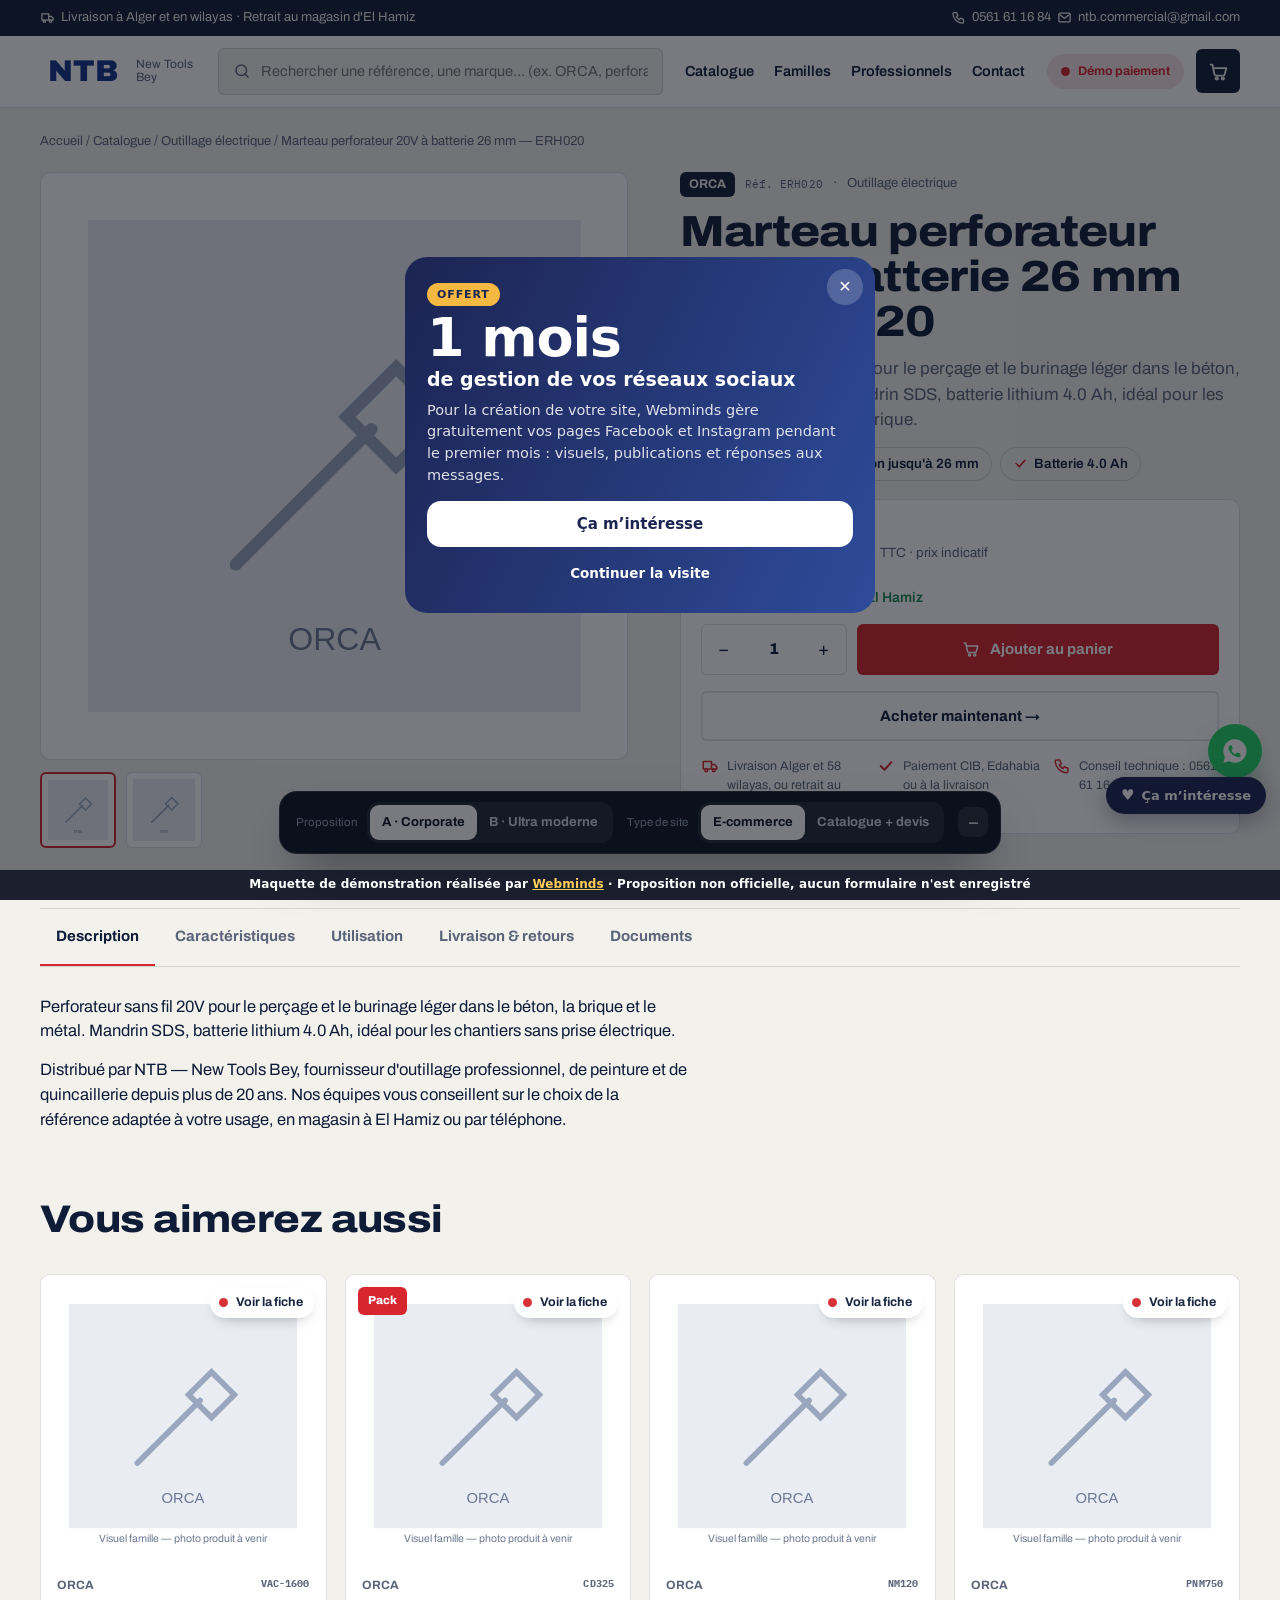
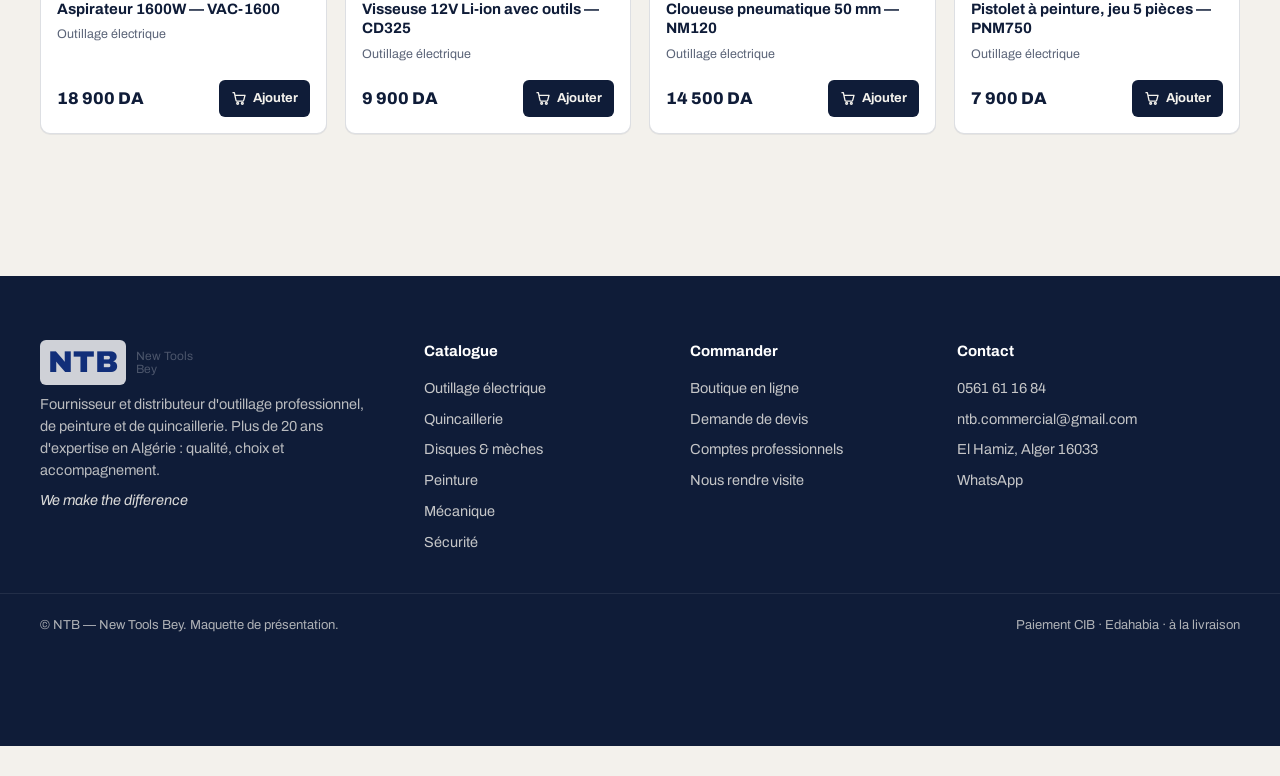
<file: produit.html>
<!DOCTYPE html>
<html lang="fr"><head>
<meta charset="utf-8"><meta name="viewport" content="width=device-width, initial-scale=1, viewport-fit=cover">
<link rel="preconnect" href="https://fonts.googleapis.com"><link rel="preconnect" href="https://fonts.gstatic.com" crossorigin>
<link href="https://fonts.googleapis.com/css2?family=Archivo:wdth,wght@62..125,400..900&family=Big+Shoulders+Display:wght@700;800;900&family=IBM+Plex+Mono:wght@400;600&display=swap" rel="stylesheet">
<link rel="stylesheet" href="style.css"><link rel="icon" href="https://www.groupe-ntb.com/wp-content/uploads/2022/04/ntb-icon.png">
<script>try{var v=new URLSearchParams(location.search).get('v')||JSON.parse(localStorage.getItem('ntb_v')||'"a"');document.documentElement.dataset.v=v}catch(e){document.documentElement.dataset.v='a'}</script>
<title>Fiche produit — NTB</title>
<meta name="robots" content="noindex, nofollow"><!--wm-demo--></head><body>
<div id="hdr"></div>
<main id="app" class="wrap"></main>
<div id="ftr"></div>
<script src="data.js"></script><script src="core.js"></script>
<script>

const p=byId(qp.get('id'))||PRODUCTS[0],c=catOf(p.cat);
document.title=p.n+' — NTB';
let variant=p.vars?p.vars.o[0][0]:null,qty=1;
const priceNow=()=>p.vars?p.vars.o.find(o=>o[0]===variant)[1]:p.p;
const imgs=[p.big||pimgSrc(p),c.img].filter((x,i,a)=>a.indexOf(x)===i);
const rel=PRODUCTS.filter(x=>x.cat===p.cat&&x.id!==p.id).concat(PRODUCTS.filter(x=>x.cat!==p.cat)).slice(0,4);
document.getElementById('app').innerHTML=`
<nav class="crumb"><a href="index.html">Accueil</a> / <a href="catalogue.html">Catalogue</a> / <a href="catalogue.html?c=${c.id}">${c.n}</a> / ${esc(p.n)}</nav>
<div class="pd">
 <div class="gal"><div class="gmain" id="gm">${bigTag(p)}</div>
  <div class="gthumbs">${imgs.map((s,i)=>`<button class="${i?'':'on'}" data-s="${s}" aria-label="Visuel ${i+1}">${imgTag(s,'')}</button>`).join('')}</div>
  ${p.img?'':'<p class="note" style="margin-top:10px">Photo produit non disponible sur le site actuel : visuel de famille affiché. Nous réaliserons les photos produits.</p>'}</div>
 <div class="pinfo">
  <div class="brand"><b>${p.b}</b><span class="mono">Réf. ${p.sku}</span><span>·</span><a href="catalogue.html?c=${c.id}">${c.n}</a></div>
  <h1>${esc(p.n)}</h1>
  <p style="font-size:17px;color:var(--mut)">${p.d}</p>
  <div class="hl">${p.hi.map(h=>`<span>${ICO.check}${h}</span>`).join('')}</div>
  <div class="buy">
   ${MODE==='shop'?`<div class="bprice"><b id="pp">${DA(priceNow())}</b><small>TTC · prix indicatif</small></div><div class="stock"><i></i>En stock au magasin d'El Hamiz</div>`:`<div class="bprice"><b style="font-size:24px">Prix sur devis</b><small>Tarifs professionnels selon quantités</small></div>`}
   ${p.vars?`<div><div style="font-weight:700;font-size:14px;margin-bottom:8px">${p.vars.label} : <span id="vl">${variant}</span></div><div class="vchips">${p.vars.o.map((o,i)=>`<button class="${i?'':'on'}" data-v="${esc(o[0])}">${o[0]}</button>`).join('')}</div></div>`:''}
   <div class="brow"><div class="qty"><button id="qm" aria-label="Moins">−</button><input id="qv" value="1" inputmode="numeric" aria-label="Quantité"><button id="qp" aria-label="Plus">+</button></div>
    <button class="btn" id="add">${MODE==='shop'?ICO.cart+' Ajouter au panier':ICO.doc+' Ajouter à ma demande de devis'}</button></div>
   ${MODE==='shop'?`<button class="btn ghost" id="buy" style="justify-content:center">Acheter maintenant →</button>`:`<a class="btn ghost" style="justify-content:center" href="${NTB.wa}" target="_blank" rel="noopener">${ICO.wa} Demander le prix sur WhatsApp</a>`}
   <div class="assur"><div>${ICO.truck}<span>Livraison Alger et 58 wilayas, ou retrait au magasin</span></div><div>${ICO.check}<span>${MODE==='shop'?'Paiement CIB, Edahabia ou à la livraison':'Réponse commerciale sous 24 h ouvrées'}</span></div><div>${ICO.phone}<span>Conseil technique : ${NTB.phone}</span></div></div>
  </div></div></div>
<div class="ptabs"><div class="tnav" id="tnav"><button class="on" data-t="t1">Description</button><button data-t="t2">Caractéristiques</button><button data-t="t3">Utilisation</button><button data-t="t4">Livraison & retours</button><button data-t="t5">Documents</button></div>
 <div class="tpane on" id="t1"><p>${p.d}</p><p style="margin-top:14px">Distribué par NTB — New Tools Bey, fournisseur d'outillage professionnel, de peinture et de quincaillerie depuis plus de 20 ans. Nos équipes vous conseillent sur le choix de la référence adaptée à votre usage, en magasin à El Hamiz ou par téléphone.</p></div>
 <div class="tpane" id="t2"><table class="specs">${[['Marque',p.b],['Référence',p.sku],['Famille',c.n],...p.sp].map(r=>`<tr><td>${r[0]}</td><td>${r[1]}</td></tr>`).join('')}</table><p class="note" style="margin-top:12px">Caractéristiques issues de la désignation du produit : à compléter avec la fiche fournisseur.</p></div>
 <div class="tpane" id="t3"><ol class="steps">${p.use.map(u=>`<li>${u}</li>`).join('')}</ol><p class="note" style="margin-top:14px">Toujours respecter la notice du fabricant et porter les équipements de protection adaptés.</p></div>
 <div class="tpane" id="t4"><table class="specs"><tr><td>Alger</td><td>Livraison sous 24 à 48 h</td></tr><tr><td>Autres wilayas</td><td>2 à 5 jours ouvrés via transporteur</td></tr><tr><td>Retrait</td><td>Gratuit au magasin d'El Hamiz</td></tr><tr><td>Retours</td><td>Produit neuf, dans son emballage, sous 7 jours</td></tr></table><p class="note" style="margin-top:12px">Conditions données pour la maquette, à valider avec NTB.</p></div>
 <div class="tpane" id="t5"><div class="docs"><a class="doc" onclick="window.print()">${ICO.doc}<span>Fiche produit (PDF)<small>Imprimer ou enregistrer en PDF</small></span></a><a class="doc" href="catalogue.html?c=${c.id}">${ICO.doc}<span>Catalogue ${c.n}<small>${c.c} références</small></span></a></div></div>
</div>
<section style="padding-top:40px"><div class="shead"><h2 style="font-size:clamp(26px,3vw,40px)">Vous aimerez aussi</h2></div><div class="grid">${rel.map(card).join('')}</div></section>
<div class="sticky-buy" id="sb"><span><b style="display:block;font-size:14px;line-height:1.2">${esc(p.n.split(' — ')[0])}</b><span class="note">${MODE==='shop'?DA(priceNow()):'Prix sur devis'}</span></span><button class="btn" id="add2">${MODE==='shop'?'Ajouter':'Au devis'}</button></div>`;
Chrome.init();
const gm=document.getElementById('gm');
document.querySelectorAll('.gthumbs button').forEach(b=>b.onclick=()=>{document.querySelectorAll('.gthumbs button').forEach(x=>x.classList.remove('on'));b.classList.add('on');gm.querySelector('img').src=b.dataset.s});
gm.onclick=()=>gm.classList.toggle('z');gm.onmousemove=e=>{const r=gm.getBoundingClientRect();gm.style.setProperty('--zx',((e.clientX-r.left)/r.width*100)+'%');gm.style.setProperty('--zy',((e.clientY-r.top)/r.height*100)+'%')};
document.querySelectorAll('.vchips button').forEach(b=>b.onclick=()=>{document.querySelectorAll('.vchips button').forEach(x=>x.classList.remove('on'));b.classList.add('on');variant=b.dataset.v;document.getElementById('vl').textContent=variant;const pp=document.getElementById('pp');if(pp)pp.textContent=DA(priceNow())});
const qv=document.getElementById('qv');const setQ=n=>{qty=Math.max(1,Math.min(999,n|0||1));qv.value=qty};
document.getElementById('qm').onclick=()=>setQ(qty-1);document.getElementById('qp').onclick=()=>setQ(qty+1);qv.onchange=()=>setQ(+qv.value);
document.getElementById('add').onclick=()=>addItem(p.id,qty,variant);document.getElementById('add2').onclick=()=>addItem(p.id,qty,variant);
const bu=document.getElementById('buy');if(bu)bu.onclick=()=>{Cart.add(p.id,qty,variant);location.href='paiement.html'};
document.querySelectorAll('#tnav button').forEach(b=>b.onclick=()=>{document.querySelectorAll('#tnav button').forEach(x=>x.classList.remove('on'));document.querySelectorAll('.tpane').forEach(x=>x.classList.remove('on'));b.classList.add('on');document.getElementById(b.dataset.t).classList.add('on')});
const sb=document.getElementById('sb'),ab=document.getElementById('add');addEventListener('scroll',()=>{const r=ab.getBoundingClientRect();sb.classList.toggle('on',r.bottom<0)},{passive:true});

</script><div id="wm-demo" role="note" style="position:fixed;left:0;right:0;bottom:0;z-index:2147483000;background:rgba(10,14,30,.92);color:#fff;font:600 12px/1.3 system-ui,-apple-system,Segoe UI,Roboto,sans-serif;text-align:center;padding:7px 12px calc(7px + env(safe-area-inset-bottom,0px));letter-spacing:.01em">Maquette de démonstration réalisée par <a href="https://webminds.dz" style="color:#ffcf5a;text-decoration:underline" target="_blank" rel="noopener">Webminds</a> · Proposition non officielle, aucun formulaire n'est enregistré</div>
<script>(function(){function f(){var b=document.getElementById('wm-demo');if(!b)return;var h=b.offsetHeight;document.body.style.paddingBottom=(parseFloat(getComputedStyle(document.body).paddingBottom)||0)+h+'px';document.querySelectorAll('body *').forEach(function(e){if(e===b||b.contains(e))return;var s=getComputedStyle(e);if(s.position!=='fixed')return;var bt=parseFloat(s.bottom);if(!isNaN(bt)&&bt<120&&s.bottom!=='auto'&&e.offsetHeight<window.innerHeight*.6){e.style.bottom=(bt+h)+'px'}})}if(document.readyState==='complete')f();else addEventListener('load',f)})();</script><!--wm-demo--><script data-wml>(function(){if(window.__wmL)return;window.__wmL=1;
var C={"p": "NTB New Tools Bey", "mail": null, "wa": "213797372452", "v": [["/", "Version corporate", "Claire et rassurante"]]};
function ready(f){document.readyState==='loading'?document.addEventListener('DOMContentLoaded',f):f()}
ready(function(){
var css='.wmL-b{position:fixed;right:14px;bottom:calc(56px + env(safe-area-inset-bottom));z-index:2147483000;border:0;border-radius:999px;background:#1C2452;color:#fff;font:700 13px/1 system-ui,-apple-system,Segoe UI,Roboto,sans-serif;padding:11px 15px;box-shadow:0 6px 22px rgba(20,30,60,.35);cursor:pointer;display:flex;align-items:center;gap:7px}'
+'@media(max-width:520px){.wmL-b{bottom:calc(112px + env(safe-area-inset-bottom));font-size:12.5px;padding:10px 13px}}'
+'.wmL-m{position:fixed;inset:0;z-index:2147483001;background:rgba(10,14,25,.55);display:none;align-items:flex-end;justify-content:center;font-family:system-ui,-apple-system,Segoe UI,Roboto,sans-serif}.wmL-m.on{display:flex}@media(min-width:700px){.wmL-m{align-items:center;padding:20px}}'
+'.wmL-x{box-sizing:border-box;position:relative;background:#fff;color:#1C2452;width:100%;max-width:470px;max-height:92vh;overflow:auto;border-radius:22px 22px 0 0;padding:24px 22px calc(22px + env(safe-area-inset-bottom));text-align:left}@media(min-width:700px){.wmL-x{border-radius:22px}}'
+'.wmL-x *{box-sizing:border-box}.wmL-c{position:absolute;top:12px;right:12px;width:36px;height:36px;border:0;border-radius:50%;background:#F0F2F1;font-size:16px;cursor:pointer;color:#1C2452}'
+'.wmL-x h3{font:800 26px/1.1 system-ui,-apple-system,sans-serif;margin:4px 40px 10px 0;color:inherit}.wmL-x p{margin:0 0 14px;line-height:1.5;font-size:14.5px;opacity:.85}'
+'.wmL-o{background:linear-gradient(115deg,#1C2452,#2E4B9A);color:#fff}.wmL-o .wmL-c{background:rgba(255,255,255,.2);color:#fff}.wmL-big{font:900 54px/.95 system-ui,-apple-system,sans-serif;letter-spacing:-.02em;margin:6px 0 2px}.wmL-big small{display:block;font-size:19px;font-weight:700;letter-spacing:0;margin-top:6px}'
+'.wmL-tag{display:inline-block;background:#F5B841;color:#1C2452;font:800 11px system-ui,sans-serif;letter-spacing:.08em;border-radius:999px;padding:5px 10px}'
+'.wmL-btn{display:flex;align-items:center;justify-content:center;width:100%;border:0;border-radius:14px;padding:14px;font:800 15px system-ui,-apple-system,sans-serif;cursor:pointer;margin-top:8px}.wmL-w{background:#fff;color:#1C2452}.wmL-g{background:#1FAF55;color:#fff}.wmL-n{background:#1C2452;color:#fff}.wmL-l{background:transparent;color:inherit;font-weight:600;font-size:13.5px;padding:10px}'
+'.wmL-s{font:700 11.5px system-ui,sans-serif;text-transform:uppercase;letter-spacing:.06em;opacity:.6;margin:12px 0 8px}.wmL-ch{display:grid;gap:8px}.wmL-ch label{display:flex;align-items:center;gap:10px;border:1.5px solid #E2E6E3;border-radius:12px;padding:11px 12px;cursor:pointer;font-size:14px;font-weight:600}.wmL-ch label small{display:block;font-weight:500;opacity:.65;font-size:12px}.wmL-ch input{width:18px;height:18px;flex:none;accent-color:#1FAF55}'
+'.wmL-f{display:grid;gap:8px;margin:12px 0 6px}.wmL-f input{border:1.5px solid #E2E6E3;border-radius:12px;padding:12px;font:500 16px system-ui,sans-serif;color:#1C2452;background:#fff;-webkit-user-select:text!important;user-select:text!important;width:100%}'
+'.wmL-ok{text-align:center}.wmL-ok i{display:grid;place-items:center;width:64px;height:64px;margin:6px auto 12px;border-radius:50%;background:#E8F7EE;color:#1FAF55;font-style:normal;font-size:30px}';
var st=document.createElement('style');st.textContent=css;document.head.appendChild(st);
function ss(k,v){try{if(v===undefined)return sessionStorage.getItem(k);sessionStorage.setItem(k,v)}catch(e){}}
var p=location.pathname,cur=0;C.v.forEach(function(v,i){if(v[0]!=='/'&&p.indexOf(v[0])===0)cur=i});
var off=document.createElement('div');off.className='wmL-m';off.innerHTML='<div class="wmL-x wmL-o" role="dialog" aria-modal="true"><button class="wmL-c" type="button" aria-label="Fermer">✕</button><span class="wmL-tag">OFFERT</span><div class="wmL-big">1 mois<small>de gestion de vos réseaux sociaux</small></div><p style="margin-top:12px">Pour la création de votre site, Webminds gère gratuitement vos pages Facebook et Instagram pendant le premier mois : visuels, publications et réponses aux messages.</p><button class="wmL-btn wmL-w" type="button" data-i>Ça m’intéresse</button><button class="wmL-btn wmL-l" type="button" data-c>Continuer la visite</button></div>';
var ch='';C.v.forEach(function(v,i){ch+='<label><input type="radio" name="wmLv" value="'+v[1]+'"'+(i===cur?' checked':'')+'><span>'+v[1]+(v[2]?'<small>'+v[2]+'</small>':'')+'</span></label>'});
var it=document.createElement('div');it.className='wmL-m';it.innerHTML='<div class="wmL-x" role="dialog" aria-modal="true"><button class="wmL-c" type="button" aria-label="Fermer">✕</button><div data-s1><h3>Cette maquette vous plaît ?</h3><p>Choisissez la version qui vous intéresse : Webminds vous recontacte pour vous la présenter.</p>'+(C.v.length>1?'<div class="wmL-s">La version préférée</div><div class="wmL-ch">'+ch+'</div>':'')+'<div class="wmL-s">En plus</div><div class="wmL-ch"><label><input type="checkbox" value="Gestion des réseaux sociaux (1 mois offert)"><span>Réseaux sociaux<small>1 mois de gestion offert avec le site</small></span></label></div><div class="wmL-f"><input name="n" placeholder="Votre nom" autocomplete="name"><input name="t" type="tel" inputmode="tel" placeholder="Votre téléphone (facultatif)" autocomplete="tel"></div><button class="wmL-btn wmL-g" type="button" data-w>Envoyer sur WhatsApp</button>'+(C.mail?'<button class="wmL-btn wmL-l" type="button" data-e>Envoyer par e-mail</button>':'')+'</div><div class="wmL-ok" data-s2 hidden><i>✓</i><h3 style="margin:0 0 8px">Merci !</h3><p>Votre choix a bien été transmis à Webminds. Nous vous recontactons très vite.</p><button class="wmL-btn wmL-n" type="button" data-c>Continuer la visite</button></div></div>';
document.body.appendChild(off);document.body.appendChild(it);
var b=document.createElement('button');b.type='button';b.className='wmL-b';b.innerHTML='<b style="font-size:15px">♥</b>Ça m’intéresse';document.body.appendChild(b);
function op(m){off.classList.remove('on');it.classList.remove('on');m.classList.add('on')}
[off,it].forEach(function(m){m.addEventListener('click',function(e){if(e.target===m||e.target.closest('.wmL-c')||e.target.closest('[data-c]'))m.classList.remove('on')})});
b.onclick=function(){op(it)};off.querySelector('[data-i]').onclick=function(){op(it)};
function msg(){var v=(it.querySelector('input[name=wmLv]:checked')||{}).value||C.v[cur][1],x=[].map.call(it.querySelectorAll('input[type=checkbox]:checked'),function(c){return c.value}),n=it.querySelector('[name=n]').value.trim(),t=it.querySelector('[name=t]').value.trim();
 return{v:v,x:x,n:n,t:t,txt:'Bonjour Webminds, la maquette '+C.p+' m’intéresse.\nVersion préférée : '+v+(x.length?'\nEn plus : '+x.join(', '):'')+(n?'\nNom : '+n:'')+(t?'\nTéléphone : '+t:'')+'\nLien : '+location.origin+C.v[cur][0]}}
function mail(m){if(!C.mail)return;try{fetch('https://formsubmit.co/ajax/'+C.mail,{method:'POST',keepalive:true,headers:{'Content-Type':'application/json','Accept':'application/json'},body:JSON.stringify({_subject:'Maquette '+C.p+' : intéressé ('+m.v+')',Prospect:C.p,Version:m.v,Options:m.x.join(', ')||'-',Nom:m.n||'-',Telephone:m.t||'-',Lien:location.origin+C.v[cur][0],_template:'table',_captcha:'false'})}).catch(function(){})}catch(e){}}
function done(){it.querySelector('[data-s1]').hidden=true;it.querySelector('[data-s2]').hidden=false;ss('wmL-sent','1')}
it.querySelector('[data-w]').onclick=function(){var m=msg();mail(m);done();location.href='https://wa.me/'+C.wa+'?text='+encodeURIComponent(m.txt)};
var e=it.querySelector('[data-e]');if(e)e.onclick=function(){mail(msg());done()};
var sh=ss('wmL-off');addEventListener('scroll',function(){var r=(scrollY+innerHeight)/document.documentElement.scrollHeight;
 if(!sh&&scrollY>500&&r>.3){sh=1;ss('wmL-off','1');op(off)}
 if(!ss('wmL-it')&&!ss('wmL-sent')&&sh&&r>.92&&!off.classList.contains('on')){ss('wmL-it','1');op(it)}},{passive:true});
});})();
</script></body></html>
</file>
<file: style.css>
/* ===== Base partagée ===== */
:root{--red:#d7262e;--blue:#12348a;--mono:'IBM Plex Mono',ui-monospace,monospace;--body:'Archivo',system-ui,sans-serif}
html[data-v=a]{--bg:#f3f1ec;--bg2:#fff;--ink:#0f1c38;--mut:#5b6478;--line:rgba(15,28,56,.14);--card:#fff;--acc:var(--red);--acc2:var(--blue);--r:6px;--rl:10px;--disp:'Archivo',sans-serif;--dw:112%;--sh:0 1px 0 rgba(15,28,56,.06)}
html[data-v=b]{--bg:#0b0d11;--bg2:#12151b;--ink:#eef1f6;--mut:#8d95a6;--line:rgba(255,255,255,.1);--card:#14171e;--acc:#ff3a3a;--acc2:#4c83ff;--r:18px;--rl:28px;--disp:'Big Shoulders Display',sans-serif;--dw:100%;--sh:0 30px 60px -30px rgba(0,0,0,.8);color-scheme:dark}
*{box-sizing:border-box;margin:0;padding:0}
html{scroll-behavior:smooth;overflow-x:clip}
body{font-family:var(--body);background:var(--bg);color:var(--ink);line-height:1.5;-webkit-font-smoothing:antialiased;overflow-x:clip;padding-bottom:env(safe-area-inset-bottom,0px)}
img{max-width:100%;display:block}a{color:inherit;text-decoration:none}button,input,select,textarea{font:inherit;color:inherit}
.wrap{max-width:1280px;margin:0 auto;padding-inline:clamp(16px,4vw,40px)}
.mono{font-family:var(--mono);font-size:.86em;letter-spacing:.01em}
h1,h2,h3{font-family:var(--disp);font-stretch:var(--dw);line-height:1.04;letter-spacing:-.015em;font-weight:800}
html[data-v=b] h1,html[data-v=b] h2{font-weight:900;letter-spacing:-.01em;line-height:.92}
h2{font-size:clamp(30px,4.2vw,56px)}
html[data-v=b] h2{font-size:clamp(40px,6vw,86px)}
section{padding-block:clamp(56px,8vw,110px)}
.shead{display:flex;justify-content:space-between;align-items:flex-end;gap:24px;flex-wrap:wrap;margin-bottom:34px}
.shead p{max-width:440px;color:var(--mut)}
.btn{display:inline-flex;align-items:center;gap:10px;border:0;cursor:pointer;background:var(--acc);color:#fff;font-weight:700;padding:14px 22px;border-radius:var(--r);transition:.25s;font-size:15px}
.btn:hover{transform:translateY(-2px);filter:brightness(1.08)}
.btn.ghost{background:transparent;color:var(--ink);box-shadow:inset 0 0 0 1.5px var(--line)}
.btn.dark{background:var(--ink);color:var(--bg)}
.btn svg{width:18px;height:18px}
html[data-v=b] .btn{border-radius:999px}
.rv{opacity:0;transform:translateY(22px);transition:opacity .8s cubic-bezier(.2,.7,.2,1),transform .8s cubic-bezier(.2,.7,.2,1)}
.rv.in{opacity:1;transform:none}
@media (prefers-reduced-motion:reduce){.rv{opacity:1;transform:none}*{animation:none!important;transition:none!important}}
/* pastille pulsante */
@keyframes pul{0%{box-shadow:0 0 0 0 rgba(215,38,46,.55)}70%{box-shadow:0 0 0 10px rgba(215,38,46,0)}100%{box-shadow:0 0 0 0 rgba(215,38,46,0)}}
.pst,.demo{display:inline-flex;align-items:center;gap:8px;font-weight:700;font-size:12.5px;border-radius:999px}
.pst i,.demo i,.dockpill i{width:9px;height:9px;border-radius:50%;background:var(--acc);animation:pul 1.8s infinite;flex:none}
/* topbar + header */
.topbar{background:var(--ink);color:var(--bg);font-size:13px}
html[data-v=b] .topbar{background:#000;color:#b8bfcc}
.tb{display:flex;justify-content:space-between;gap:16px;padding-block:8px;flex-wrap:wrap}
.tb span,.tb a{display:inline-flex;align-items:center;gap:6px}.tb svg{width:15px;height:15px}.tbr{gap:18px}
.hd{position:sticky;top:0;z-index:50;background:var(--bg2);border-bottom:1px solid var(--line);transition:.3s}
html[data-v=b] .hd{background:rgba(11,13,17,.72);backdrop-filter:blur(16px);-webkit-backdrop-filter:blur(16px)}
.hd.solid{box-shadow:0 10px 30px -20px rgba(0,0,0,.4)}
.hdi{display:flex;align-items:center;gap:22px;padding-block:12px}
.logo{display:flex;align-items:center;gap:10px;flex:none}
.logo img{height:40px;width:auto;background:#fff;border-radius:6px;padding:3px 6px}
.logotxt{font-family:var(--disp);font-size:30px;font-weight:900;color:var(--acc2);background:#fff;border-radius:6px;padding:0 8px}
.lsub{font-size:12px;color:var(--mut);line-height:1.1;max-width:60px}
.hsearch{flex:1;display:flex;align-items:center;gap:10px;background:var(--bg);border:1px solid var(--line);border-radius:var(--r);padding:0 14px;min-width:0}
html[data-v=b] .hsearch{background:#1a1e26;border-radius:999px}
.hsearch svg{width:18px;height:18px;color:var(--mut);flex:none}
.hsearch input{flex:1;border:0;background:transparent;padding:12px 0;outline:0;min-width:0;font-size:14.5px}
.hnav{display:flex;gap:20px;font-weight:600;font-size:14.5px}
.hnav a{position:relative;padding:6px 0}.hnav a.act,.hnav a:hover{color:var(--acc)}
.hact{display:flex;align-items:center;gap:12px}
.demo{background:color-mix(in srgb,var(--acc) 12%,transparent);color:var(--acc);padding:8px 14px;white-space:nowrap}
.bask{position:relative;width:44px;height:44px;display:grid;place-items:center;border-radius:var(--r);background:var(--ink);color:var(--bg)}
html[data-v=b] .bask{border-radius:50%;background:var(--acc);color:#fff}
.bask svg{width:21px;height:21px}
.bcount{position:absolute;top:-6px;right:-6px;min-width:20px;height:20px;border-radius:10px;background:var(--acc);color:#fff;font-size:11.5px;font-weight:800;display:grid;place-items:center;padding:0 5px;transform:scale(0);transition:.3s}
html[data-v=b] .bcount{background:#fff;color:#000}
.bcount.on{transform:scale(1)}
.burger{display:none;width:44px;height:44px;border:1px solid var(--line);background:transparent;border-radius:var(--r);font-size:20px;cursor:pointer}
.mnav{display:none}
@media(max-width:1100px){.hnav{display:none}}
@media(max-width:820px){.hsearch{display:none}.burger{display:grid;place-items:center}.lsub{display:none}.demo{display:none}.hdi{justify-content:space-between}
 .mnav.open{display:flex;flex-direction:column;padding:10px clamp(16px,4vw,40px) 20px;border-top:1px solid var(--line)}.mnav a{padding:11px 0;border-bottom:1px solid var(--line);font-weight:600}
 .tbr a:last-child{display:none}}
/* dock versions */
.dock{position:fixed;left:50%;bottom:calc(16px + env(safe-area-inset-bottom,0px));transform:translateX(-50%);z-index:80;display:flex;align-items:center;gap:14px;background:#0f1522;color:#fff;border-radius:18px;padding:10px 12px 10px 16px;box-shadow:0 24px 50px -18px rgba(0,0,0,.6);border:1px solid rgba(255,255,255,.12);transition:.35s;max-width:calc(100vw - 20px)}
.dock.min{opacity:0;pointer-events:none;transform:translate(-50%,30px)}
.dk{display:flex;align-items:center;gap:10px}.dkl{font-size:11.5px;color:#93a0b8;white-space:nowrap}
.seg{display:flex;background:rgba(255,255,255,.08);border-radius:12px;padding:3px}
.seg button{border:0;background:transparent;color:#cfd6e4;padding:8px 12px;border-radius:9px;font-size:13px;font-weight:700;cursor:pointer;white-space:nowrap}
.seg button.on{background:#fff;color:#0f1522}
.dkx{border:0;background:rgba(255,255,255,.1);color:#fff;width:30px;height:30px;border-radius:9px;cursor:pointer;font-size:18px}
.dockpill{position:fixed;left:16px;bottom:calc(16px + env(safe-area-inset-bottom,0px));z-index:80;display:none;align-items:center;gap:9px;border:0;cursor:pointer;background:#0f1522;color:#fff;font-weight:800;font-size:13px;padding:11px 16px;border-radius:999px;box-shadow:0 14px 30px -12px rgba(0,0,0,.6)}
.dockpill.on{display:inline-flex}
@media(max-width:760px){.dock{flex-direction:column;align-items:stretch;gap:8px;left:10px;right:10px;transform:none;padding:10px}.dock.min{transform:translateY(30px)}.dk{justify-content:space-between}.dkx{position:absolute;top:-12px;right:-6px;background:#d7262e}.seg button{padding:8px 9px;font-size:12px}}
.wa{position:fixed;right:18px;bottom:calc(92px + env(safe-area-inset-bottom,0px));z-index:70;width:54px;height:54px;border-radius:50%;background:#25d366;color:#fff;display:grid;place-items:center;box-shadow:0 14px 28px -10px rgba(0,120,60,.7)}
.wa svg{width:28px;height:28px}
@media(max-width:760px){.wa{bottom:calc(150px + env(safe-area-inset-bottom,0px))}}
#toast{position:fixed;top:92px;right:18px;z-index:90;background:var(--ink);color:var(--bg);border-radius:var(--rl);padding:16px 18px;max-width:330px;display:flex;flex-direction:column;gap:4px;transform:translateX(120%);transition:.4s cubic-bezier(.2,.8,.2,1);box-shadow:0 20px 40px -20px rgba(0,0,0,.5)}
html[data-v=b] #toast{background:#fff;color:#0b0d11}
#toast.on{transform:none}#toast span{font-size:13.5px;opacity:.8}#toast a{color:var(--acc);font-weight:800;font-size:14px;margin-top:4px}
/* cartes produits */
.grid{display:grid;grid-template-columns:repeat(4,1fr);gap:18px}
@media(max-width:1100px){.grid{grid-template-columns:repeat(3,1fr)}}
@media(max-width:760px){.grid{grid-template-columns:repeat(2,1fr);gap:12px}}
.pcard{background:var(--card);border:1px solid var(--line);border-radius:var(--rl);overflow:hidden;display:flex;flex-direction:column;transition:.35s;box-shadow:var(--sh)}
.pcard:hover{transform:translateY(-4px);border-color:color-mix(in srgb,var(--acc) 50%,var(--line))}
.pimg{position:relative;aspect-ratio:1;background:#fff;display:block;overflow:hidden}
html[data-v=b] .pimg{background:radial-gradient(circle at 50% 40%,#fff,#dfe3ea)}
.pimg img{width:100%;height:100%;object-fit:contain;padding:10%;transition:transform .6s}
.pcard:hover .pimg img{transform:scale(1.06)}
.ptag{position:absolute;top:12px;left:12px;background:var(--acc);color:#fff;font-size:11.5px;font-weight:800;padding:5px 10px;border-radius:var(--r)}
.nophoto{position:absolute;left:10px;right:10px;bottom:10px;font-size:10.5px;color:#6c7892;background:rgba(255,255,255,.9);border-radius:6px;padding:3px 7px;text-align:center}
.pcard .pst{position:absolute;top:12px;right:12px;background:#fff;color:#0f1c38;padding:6px 11px 6px 9px;box-shadow:0 6px 16px -8px rgba(0,0,0,.4);opacity:.95;transition:.3s}
.pcard:hover .pst{transform:scale(1.05);opacity:1}
.pbody{padding:16px;display:flex;flex-direction:column;gap:6px;flex:1}
.pmeta{display:flex;justify-content:space-between;font-size:12px;color:var(--mut);font-weight:700}
.pcard h3{font-family:var(--body);font-stretch:100%;font-size:15px;font-weight:700;line-height:1.3;letter-spacing:0}
.pcat{font-size:12.5px;color:var(--mut)}
.pfoot{margin-top:auto;display:flex;justify-content:space-between;align-items:center;gap:8px;padding-top:10px}
.price{font-size:17px;font-weight:800}.price.q{font-size:13.5px;color:var(--acc2)}
html[data-v=b] .price.q{color:#8fb0ff}
.addbtn{display:inline-flex;align-items:center;gap:6px;border:0;cursor:pointer;background:var(--ink);color:var(--bg);font-weight:700;font-size:13px;padding:9px 12px;border-radius:var(--r);transition:.2s}
html[data-v=b] .addbtn{background:var(--acc);color:#fff;border-radius:999px}
.addbtn:hover{background:var(--acc);color:#fff}.addbtn svg{width:16px;height:16px}
@media(max-width:480px){.addbtn span{display:none}.pbody{padding:12px}.pcard .pst{font-size:11px;padding:5px 9px 5px 7px}}
/* footer */
.ft{background:var(--ink);color:var(--bg);padding-top:64px;margin-top:40px}
html[data-v=b] .ft{background:#06070a;color:#cfd5df;border-top:1px solid var(--line)}
.fti{display:grid;grid-template-columns:1.5fr 1fr 1fr 1.2fr;gap:30px}
.fcol{display:flex;flex-direction:column;gap:9px;font-size:14.5px}.fcol h4{font-size:15px;margin-bottom:6px;color:#fff}
.fcol a{opacity:.8}.fcol a:hover{opacity:1;color:#fff}
.fbrand p{opacity:.75;max-width:340px}.fbrand .tl{font-style:italic;opacity:.9}
.fbot{display:flex;justify-content:space-between;gap:12px;flex-wrap:wrap;padding-block:22px 110px;margin-top:40px;border-top:1px solid rgba(255,255,255,.12);font-size:13px;opacity:.7}
@media(max-width:820px){.fti{grid-template-columns:1fr 1fr}.fbrand{grid-column:1/-1}.fbot{padding-bottom:170px}}
/* formulaires */
.fld{display:flex;flex-direction:column;gap:6px;font-size:13.5px;font-weight:600}
.fld input,.fld select,.fld textarea{background:var(--bg2);border:1px solid var(--line);border-radius:var(--r);padding:13px 14px;font-weight:400;font-size:15px;outline:0;transition:.2s}
html[data-v=b] .fld input,html[data-v=b] .fld select,html[data-v=b] .fld textarea{background:#1a1e26}
.fld input:focus,.fld select:focus,.fld textarea:focus{border-color:var(--acc)}
.fgrid{display:grid;grid-template-columns:1fr 1fr;gap:14px}.fgrid .full{grid-column:1/-1}
@media(max-width:600px){.fgrid{grid-template-columns:1fr}}
.crumb{font-size:13px;color:var(--mut);padding-top:24px}.crumb a:hover{color:var(--acc)}
.note{font-size:12.5px;color:var(--mut)}
/* ===== Accueil A — Corporate ===== */
.a-hero{padding-block:clamp(36px,5vw,64px) clamp(40px,6vw,80px);border-bottom:1px solid var(--line);background:linear-gradient(var(--bg2),var(--bg2)) top/100% 62% no-repeat}
.a-hg{display:grid;grid-template-columns:1fr 1.05fr;gap:clamp(24px,4vw,56px);align-items:center}
.a-hero h1{font-size:clamp(38px,5.2vw,72px);font-stretch:108%;max-width:12ch}
.a-hero .lead{font-size:18px;color:var(--mut);max-width:48ch;margin:18px 0 26px}
.bigsearch{display:flex;background:#fff;border:1.5px solid var(--ink);border-radius:var(--r);overflow:hidden;max-width:560px}
.bigsearch input{flex:1;border:0;padding:16px 18px;font-size:16px;outline:0;min-width:0}
.bigsearch button{border:0;background:var(--acc);color:#fff;font-weight:800;padding:0 22px;cursor:pointer}
.quick{display:flex;flex-wrap:wrap;gap:8px;margin-top:14px;font-size:13.5px}
.quick a{border:1px solid var(--line);background:var(--bg2);padding:6px 12px;border-radius:999px}.quick a:hover{border-color:var(--acc);color:var(--acc)}
.spec{display:grid;grid-template-columns:repeat(4,1fr);border-top:1.5px solid var(--ink);margin-top:34px;max-width:620px}
.spec div{padding:12px 12px 0 0}.spec b{display:block;font-family:var(--mono);font-size:22px;font-weight:600}.spec span{font-size:12.5px;color:var(--mut)}
@media(max-width:560px){.spec{grid-template-columns:1fr 1fr}.spec div{padding-bottom:10px}}
.slider{position:relative;border-radius:var(--rl);overflow:hidden;background:#dfe3ea;aspect-ratio:5/2.6;box-shadow:0 30px 50px -30px rgba(15,28,56,.5)}
.slider img{position:absolute;inset:0;width:100%;height:100%;object-fit:cover;opacity:0;transition:opacity 1s}
.slider img.on{opacity:1}
.dots{position:absolute;left:16px;bottom:14px;display:flex;gap:6px;z-index:2}.dots button{width:26px;height:4px;border:0;border-radius:2px;background:rgba(255,255,255,.5);cursor:pointer}.dots button.on{background:#fff}
.ticks{height:14px;margin-top:10px;background:repeating-linear-gradient(90deg,var(--ink) 0 1px,transparent 1px 10px) bottom/100% 7px no-repeat,repeating-linear-gradient(90deg,var(--ink) 0 1px,transparent 1px 50px) bottom/100% 14px no-repeat;opacity:.35}
@media(max-width:900px){.a-hg{grid-template-columns:1fr}.a-hero{background:var(--bg2)}}
.fam{display:grid;grid-template-columns:repeat(3,1fr);gap:1px;background:var(--line);border:1px solid var(--line);border-radius:var(--rl);overflow:hidden}
.fam a{background:var(--bg2);display:grid;grid-template-columns:92px 1fr;gap:16px;align-items:center;padding:18px;transition:.25s}
.fam a:hover{background:#fff8f8}.fam img{width:92px;height:92px;object-fit:cover;border-radius:var(--r)}
.fam h3{font-size:19px;font-stretch:104%}.fam p{font-size:13px;color:var(--mut);margin-top:4px}.fam .mono{color:var(--acc);font-weight:600}
@media(max-width:900px){.fam{grid-template-columns:1fr 1fr}}@media(max-width:560px){.fam{grid-template-columns:1fr}}
.tabs{display:flex;gap:6px;flex-wrap:wrap;margin-bottom:22px}
.tabs button{border:1px solid var(--line);background:var(--bg2);padding:9px 16px;border-radius:var(--r);font-weight:700;font-size:14px;cursor:pointer}
.tabs button.on{background:var(--ink);color:var(--bg);border-color:var(--ink)}
html[data-v=b] .tabs button{border-radius:999px;background:transparent}html[data-v=b] .tabs button.on{background:#fff;color:#000}
.brands{display:flex;flex-wrap:wrap;gap:10px 34px;align-items:center;justify-content:space-between;padding-block:26px;border-block:1px solid var(--line)}
.brands span{font-family:var(--disp);font-stretch:118%;font-weight:900;font-size:clamp(22px,2.6vw,32px);color:color-mix(in srgb,var(--ink) 55%,transparent);letter-spacing:.02em}
.duo{display:grid;grid-template-columns:1fr 1fr;gap:18px}
.way{border:1px solid var(--line);border-radius:var(--rl);padding:clamp(22px,3vw,36px);background:var(--bg2);display:flex;flex-direction:column;gap:14px;position:relative}
.way.cur{outline:2px solid var(--acc)}
.way .cur-l{position:absolute;top:16px;right:16px;font-size:12px;font-weight:800;color:var(--acc)}
.way h3{font-size:clamp(24px,2.6vw,34px)}.way ul{list-style:none;display:grid;gap:8px}.way li{display:flex;gap:10px;font-size:15px}.way li svg{width:18px;height:18px;color:var(--acc);flex:none;margin-top:3px}
.way .pay{display:flex;gap:8px;flex-wrap:wrap}.chipc{font-size:12px;font-weight:800;padding:6px 10px;border-radius:6px;border:1px solid var(--line)}
@media(max-width:760px){.duo{grid-template-columns:1fr}}
.contact{display:grid;grid-template-columns:1.1fr 1fr;gap:18px}
.cbox{background:var(--bg2);border:1px solid var(--line);border-radius:var(--rl);padding:clamp(22px,3vw,36px)}
.cline{display:flex;gap:14px;align-items:flex-start;padding:14px 0;border-bottom:1px solid var(--line)}.cline:last-child{border:0}
.cline svg{width:22px;height:22px;color:var(--acc);flex:none;margin-top:2px}.cline b{display:block}.cline small{color:var(--mut)}
.mapcard{border-radius:var(--rl);overflow:hidden;position:relative;min-height:320px;background:linear-gradient(135deg,#dfe6f3,#f3f1ec);display:flex;align-items:flex-end;padding:22px}
.mapcard::before{content:"";position:absolute;inset:0;background:repeating-linear-gradient(0deg,transparent 0 38px,rgba(15,28,56,.07) 38px 39px),repeating-linear-gradient(90deg,transparent 0 38px,rgba(15,28,56,.07) 38px 39px)}
.mapcard .pinx{position:absolute;left:52%;top:38%;width:22px;height:22px;border-radius:50%;background:var(--acc);box-shadow:0 0 0 8px rgba(215,38,46,.2);animation:pul 2s infinite}
.mapcard .btn{position:relative}
html[data-v=b] .mapcard{background:linear-gradient(135deg,#131a2a,#0b0d11)}
@media(max-width:820px){.contact{grid-template-columns:1fr}}
/* ===== Accueil B — Ultra moderne ===== */
.b-hero{position:relative;min-height:calc(100svh - 110px);display:flex;align-items:center;overflow:hidden;padding-block:40px 90px;background:radial-gradient(60% 70% at 72% 45%,rgba(76,131,255,.22),transparent 60%),radial-gradient(40% 50% at 20% 90%,rgba(255,58,58,.18),transparent 60%),#0b0d11}
.b-hero::before{content:"";position:absolute;inset:0;background:linear-gradient(transparent 0 calc(100% - 1px),rgba(255,255,255,.05) 0) 0 0/100% 64px,linear-gradient(90deg,transparent 0 calc(100% - 1px),rgba(255,255,255,.05) 0) 0 0/64px 100%;mask:radial-gradient(70% 80% at 60% 50%,#000,transparent)}
.b-hg{position:relative;display:grid;grid-template-columns:1.05fr 1fr;gap:20px;align-items:center;width:100%}
.b-hero h1{font-size:clamp(64px,10.5vw,168px);text-transform:none}
.b-hero h1 span{display:block}.b-hero h1 .o{-webkit-text-stroke:1.5px rgba(255,255,255,.55);color:transparent}
.b-hero .lead{font-size:18px;color:#aeb6c5;max-width:44ch;margin:22px 0 28px}
.b-acts{display:flex;gap:12px;flex-wrap:wrap}
.stage{position:relative;aspect-ratio:1;max-width:560px;justify-self:center;width:100%}
.stage .disc{position:absolute;inset:8%;border-radius:50%;background:radial-gradient(circle at 50% 45%,#fff,#cfd6e3 62%,#8e99ad);box-shadow:0 60px 120px -40px rgba(76,131,255,.6),inset 0 -30px 60px rgba(0,0,0,.25)}
.stage .ring{position:absolute;inset:0;border-radius:50%;border:1px dashed rgba(255,255,255,.2);animation:spin 60s linear infinite}
@keyframes spin{to{transform:rotate(360deg)}}
.stage img{position:absolute;inset:16%;width:68%;height:68%;object-fit:contain;filter:drop-shadow(0 30px 30px rgba(0,0,0,.45))}
.call{position:absolute;display:flex;align-items:center;gap:10px;font-family:var(--mono);font-size:13px;color:#fff;white-space:nowrap}
.call b{font-family:var(--disp);font-size:34px;font-weight:900;line-height:1}
.call::before{content:"";width:42px;height:1px;background:rgba(255,255,255,.5)}
.call.l{flex-direction:row-reverse}.call.l::before{order:0}
.c1{top:10%;right:-2%}.c2{top:52%;right:-8%}.c3{bottom:8%;left:-4%}
@media(max-width:960px){.b-hg{grid-template-columns:1fr}.stage{max-width:420px}.c2{right:0}.c1{right:4%}.c3{left:0}.b-hero{min-height:auto}}
.ruler{position:absolute;left:0;right:0;bottom:0;height:56px;border-top:1px solid rgba(255,255,255,.12);display:flex;align-items:center;overflow:hidden}
.ruler .rt{position:absolute;inset:0;background:repeating-linear-gradient(90deg,rgba(255,255,255,.35) 0 1px,transparent 1px 12px) top/200% 10px repeat-x,repeating-linear-gradient(90deg,rgba(255,255,255,.6) 0 1px,transparent 1px 60px) top/200% 20px repeat-x;animation:slide 30s linear infinite}
@keyframes slide{to{background-position:-600px 0,-600px 0}}
.ruler .rl{position:relative;margin-left:auto;margin-right:clamp(16px,4vw,40px);font-family:var(--mono);font-size:12.5px;color:#aeb6c5;padding-top:14px}
.mq{overflow:hidden;border-block:1px solid var(--line);padding-block:18px;white-space:nowrap}
.mq div{display:inline-flex;gap:56px;animation:mq 26s linear infinite;padding-left:56px}
.mq span{font-family:var(--disp);font-weight:900;font-size:clamp(34px,5vw,64px);color:transparent;-webkit-text-stroke:1px rgba(255,255,255,.35)}
.mq span:nth-child(3n+1){color:#fff;-webkit-text-stroke:0}
@keyframes mq{to{transform:translateX(-50%)}}
.hscroll{display:flex;gap:14px;overflow-x:auto;scroll-snap-type:x mandatory;padding-bottom:12px;scrollbar-width:thin}
.fcard{flex:none;width:clamp(230px,24vw,290px);scroll-snap-align:start;border-radius:var(--rl);overflow:hidden;position:relative;aspect-ratio:3/4;background:#1a1e26;border:1px solid var(--line);transition:.4s}
.fcard img{position:absolute;inset:0;width:100%;height:100%;object-fit:cover;opacity:.55;transition:.6s}
.fcard:hover img{opacity:.8;transform:scale(1.05)}
.fcard::after{content:"";position:absolute;inset:0;background:linear-gradient(transparent 30%,rgba(0,0,0,.85))}
.fcard div{position:absolute;left:20px;right:20px;bottom:18px;z-index:2}
.fcard b{font-family:var(--disp);font-size:64px;font-weight:900;line-height:.9;display:block}
.fcard h3{font-family:var(--body);font-size:18px;font-weight:700;margin-top:6px}
.fcard .pst{position:absolute;top:14px;left:14px;z-index:2;background:rgba(0,0,0,.55);color:#fff;padding:6px 11px 6px 9px;backdrop-filter:blur(6px)}
.bento{display:grid;grid-template-columns:1.3fr 1fr 1fr;grid-template-rows:auto auto;gap:14px}
.bento .hero-p{grid-row:span 2;border-radius:var(--rl);background:linear-gradient(160deg,#1c2433,#0f1218);border:1px solid var(--line);padding:clamp(22px,3vw,34px);display:flex;flex-direction:column;position:relative;overflow:hidden;min-height:520px}
.hero-p img{flex:1;min-height:0;width:100%;object-fit:contain;margin:18px 0;filter:drop-shadow(0 30px 30px rgba(0,0,0,.5));background:radial-gradient(circle,#ffffff 0,#dfe3ea 55%,transparent 56%) center/contain no-repeat}
.hero-p h3{font-size:clamp(34px,3.6vw,52px);font-weight:900}
.hero-p .pst{position:absolute;top:22px;right:22px;background:#fff;color:#000;padding:7px 12px 7px 10px}
.hero-p .row{display:flex;justify-content:space-between;align-items:center;gap:12px;flex-wrap:wrap}
@media(max-width:960px){.bento{grid-template-columns:1fr 1fr}.bento .hero-p{grid-column:1/-1;grid-row:auto;min-height:440px}}
.stats{display:grid;grid-template-columns:repeat(4,1fr);gap:14px}
.stat{border:1px solid var(--line);border-radius:var(--rl);padding:24px;background:var(--bg2)}
.stat b{font-family:var(--disp);font-size:clamp(46px,6vw,84px);font-weight:900;line-height:.9;display:block}
.stat span{color:var(--mut);font-size:14px}
@media(max-width:760px){.stats{grid-template-columns:1fr 1fr}}
html[data-v=b] .way{background:linear-gradient(160deg,#161a22,#0f1218)}
html[data-v=b] .cbox{background:#12151b}
/* ===== Catalogue ===== */
.phead{padding-block:10px 26px;border-bottom:1px solid var(--line);margin-bottom:26px}
.phead h1{font-size:clamp(34px,4.6vw,64px);margin-top:10px}
html[data-v=b] .phead h1{font-size:clamp(52px,8vw,110px);font-weight:900}
.cat-l{display:grid;grid-template-columns:250px 1fr;gap:28px;align-items:start}
.side{position:sticky;top:96px;display:flex;flex-direction:column;gap:18px}
.side h4{font-size:13px;color:var(--mut);font-weight:700;margin-bottom:6px}
.side .opt{display:flex;justify-content:space-between;align-items:center;padding:8px 10px;border-radius:var(--r);cursor:pointer;font-size:14.5px;border:0;background:transparent;width:100%;text-align:left}
.side .opt:hover{background:color-mix(in srgb,var(--ink) 6%,transparent)}
.side .opt.on{background:var(--ink);color:var(--bg);font-weight:700}
html[data-v=b] .side .opt.on{background:#fff;color:#000}
.side .opt small{font-family:var(--mono);opacity:.7}
.bar{display:flex;justify-content:space-between;align-items:center;gap:12px;margin-bottom:18px;flex-wrap:wrap;font-size:14px;color:var(--mut)}
.bar select{background:var(--bg2);border:1px solid var(--line);border-radius:var(--r);padding:9px 12px}
.fchips{display:none;gap:8px;overflow-x:auto;margin-bottom:14px;padding-bottom:4px}
.fchips button{flex:none;border:1px solid var(--line);background:var(--bg2);padding:8px 14px;border-radius:999px;font-weight:700;font-size:13px}
.fchips button.on{background:var(--ink);color:var(--bg)}
@media(max-width:900px){.cat-l{grid-template-columns:1fr}.side{display:none}.fchips{display:flex}}
.empty{padding:50px 20px;text-align:center;border:1px dashed var(--line);border-radius:var(--rl);color:var(--mut)}
.modebar{display:flex;gap:12px;align-items:center;justify-content:space-between;flex-wrap:wrap;background:color-mix(in srgb,var(--acc) 8%,var(--bg2));border:1px solid color-mix(in srgb,var(--acc) 30%,var(--line));border-radius:var(--rl);padding:14px 18px;margin-bottom:22px;font-size:14.5px}
.modebar b{color:var(--acc)}
/* ===== Fiche produit ===== */
.pd{display:grid;grid-template-columns:1.05fr 1fr;gap:clamp(24px,4vw,56px);padding-block:20px 50px;align-items:start}
.gal{position:sticky;top:96px}
.gmain{position:relative;aspect-ratio:1;background:#fff;border:1px solid var(--line);border-radius:var(--rl);overflow:hidden;cursor:zoom-in}
html[data-v=b] .gmain{background:radial-gradient(circle at 50% 42%,#fff,#d7dce5)}
.gmain img{width:100%;height:100%;object-fit:contain;padding:8%;transition:transform .3s;transform-origin:var(--zx,50%) var(--zy,50%)}
.gmain.z img{transform:scale(1.9)}
.gthumbs{display:flex;gap:10px;margin-top:12px}
.gthumbs button{width:76px;height:76px;border:1px solid var(--line);border-radius:var(--r);background:#fff;padding:6px;cursor:pointer;overflow:hidden}
.gthumbs button.on{border:2px solid var(--acc)}.gthumbs img{width:100%;height:100%;object-fit:contain}
.pinfo .brand{display:flex;gap:10px;align-items:center;font-size:13px;color:var(--mut)}
.pinfo .brand b{background:var(--ink);color:var(--bg);padding:3px 9px;border-radius:var(--r);font-size:12.5px}
html[data-v=b] .pinfo .brand b{background:#fff;color:#000}
.pinfo h1{font-size:clamp(28px,3.4vw,46px);margin:12px 0}
html[data-v=b] .pinfo h1{font-size:clamp(40px,5vw,72px)}
.hl{display:flex;flex-wrap:wrap;gap:8px;margin:14px 0}
.hl span{display:inline-flex;align-items:center;gap:6px;border:1px solid var(--line);border-radius:999px;padding:6px 12px;font-size:13.5px;font-weight:600}
.hl svg{width:15px;height:15px;color:var(--acc)}
.buy{border:1px solid var(--line);border-radius:var(--rl);padding:20px;background:var(--bg2);display:flex;flex-direction:column;gap:16px;margin-top:18px}
.bprice{display:flex;align-items:baseline;gap:12px;flex-wrap:wrap}.bprice b{font-size:34px;font-weight:800;font-family:var(--disp)}
html[data-v=b] .bprice b{font-size:48px}
.bprice small{color:var(--mut)}
.vchips{display:flex;flex-wrap:wrap;gap:8px}
.vchips button{border:1px solid var(--line);background:var(--bg);padding:9px 14px;border-radius:var(--r);font-weight:700;font-size:14px;cursor:pointer}
.vchips button.on{border:2px solid var(--acc);color:var(--acc)}
.qty{display:inline-flex;border:1px solid var(--line);border-radius:var(--r);overflow:hidden}
.qty button{width:44px;border:0;background:transparent;font-size:18px;cursor:pointer}.qty input{width:56px;text-align:center;border:0;background:transparent;font-weight:800;outline:0}
.brow{display:flex;gap:10px;flex-wrap:wrap;align-items:stretch}.brow .btn{flex:1;justify-content:center;min-width:180px}
.stock{display:flex;align-items:center;gap:8px;font-size:14px;font-weight:600;color:#1b8a4b}.stock i{width:9px;height:9px;border-radius:50%;background:#1b8a4b}
.assur{display:grid;grid-template-columns:repeat(3,1fr);gap:10px;font-size:12.5px;color:var(--mut)}
.assur div{display:flex;gap:8px;align-items:flex-start}.assur svg{width:18px;height:18px;color:var(--acc);flex:none}
@media(max-width:900px){.pd{grid-template-columns:1fr}.gal{position:static}.assur{grid-template-columns:1fr}}
.ptabs{border-top:1px solid var(--line);margin-top:10px}
.tnav{display:flex;gap:4px;overflow-x:auto;border-bottom:1px solid var(--line);position:sticky;top:73px;background:var(--bg);z-index:5}
.tnav button{flex:none;border:0;background:transparent;padding:16px 16px;font-weight:700;font-size:15px;cursor:pointer;border-bottom:2px solid transparent;color:var(--mut)}
.tnav button.on{color:var(--ink);border-color:var(--acc)}
.tpane{display:none;padding-block:28px}.tpane.on{display:block}
.tpane p{max-width:72ch;font-size:16.5px}
table.specs{width:100%;max-width:820px;border-collapse:collapse;font-size:15px}
table.specs td{padding:13px 14px;border-bottom:1px solid var(--line)}table.specs td:first-child{color:var(--mut);width:40%}
table.specs tr:nth-child(odd) td{background:color-mix(in srgb,var(--ink) 3%,transparent)}
.steps{display:grid;gap:12px;max-width:820px;counter-reset:s}
.steps li{list-style:none;display:flex;gap:14px;align-items:flex-start;font-size:16px;counter-increment:s}
.steps li::before{content:counter(s);flex:none;width:34px;height:34px;border-radius:50%;background:var(--ink);color:var(--bg);display:grid;place-items:center;font-weight:800;font-family:var(--mono)}
html[data-v=b] .steps li::before{background:var(--acc);color:#fff}
.docs{display:flex;gap:12px;flex-wrap:wrap}
.doc{display:flex;gap:12px;align-items:center;border:1px solid var(--line);border-radius:var(--r);padding:14px 16px;background:var(--bg2);cursor:pointer;font-weight:700}.doc svg{width:26px;height:26px;color:var(--acc)}
.doc small{display:block;font-weight:400;color:var(--mut)}
.sticky-buy{position:fixed;left:0;right:0;bottom:0;z-index:60;background:var(--bg2);border-top:1px solid var(--line);padding:10px 16px calc(10px + env(safe-area-inset-bottom,0px));display:none;align-items:center;gap:12px;justify-content:space-between}
@media(max-width:760px){.sticky-buy.on{display:flex}}
/* ===== Panier / paiement / devis ===== */
.co{display:grid;grid-template-columns:1fr 380px;gap:24px;align-items:start;padding-bottom:40px}
@media(max-width:960px){.co{grid-template-columns:1fr}}
.panel{background:var(--bg2);border:1px solid var(--line);border-radius:var(--rl);padding:clamp(18px,2.4vw,28px)}
.panel h2{font-size:clamp(22px,2.4vw,30px);margin-bottom:16px}
html[data-v=b] .panel h2{font-size:clamp(30px,3.4vw,44px)}
.line{display:grid;grid-template-columns:84px 1fr auto;gap:14px;align-items:center;padding:14px 0;border-bottom:1px solid var(--line)}
.line img{width:84px;height:84px;object-fit:contain;background:#fff;border-radius:var(--r);border:1px solid var(--line);padding:6px}
.line h4{font-size:15px;line-height:1.3}.line small{color:var(--mut);font-size:12.5px}
.line .lr{display:flex;flex-direction:column;align-items:flex-end;gap:8px}
.line .rm{border:0;background:transparent;color:var(--mut);font-size:12.5px;cursor:pointer;text-decoration:underline}
@media(max-width:560px){.line{grid-template-columns:64px 1fr}.line img{width:64px;height:64px}.line .lr{grid-column:1/-1;flex-direction:row;justify-content:space-between;align-items:center}}
.sum{position:sticky;top:96px;display:flex;flex-direction:column;gap:12px}
.srow{display:flex;justify-content:space-between;font-size:15px}.srow.tot{font-size:20px;font-weight:800;border-top:1px solid var(--line);padding-top:12px}
.stepper{display:flex;gap:8px;margin:6px 0 22px;flex-wrap:wrap}
.stepper span{display:inline-flex;align-items:center;gap:8px;font-weight:700;font-size:14px;color:var(--mut);padding:8px 14px;border-radius:999px;border:1px solid var(--line)}
.stepper span.on{color:var(--bg);background:var(--ink);border-color:var(--ink)}
.stepper span.done{color:#1b8a4b;border-color:#1b8a4b}
.pays{display:grid;gap:12px}
.pay-o{display:grid;grid-template-columns:auto 1fr auto;gap:14px;align-items:center;border:1.5px solid var(--line);border-radius:var(--rl);padding:16px;cursor:pointer;transition:.2s}
.pay-o.on{border-color:var(--acc);background:color-mix(in srgb,var(--acc) 6%,transparent)}
.pay-o input{accent-color:var(--acc);width:18px;height:18px}
.pay-o b{display:block}.pay-o small{color:var(--mut);font-size:13px}
.cardlogo{font-weight:900;font-size:13px;padding:8px 10px;border-radius:6px;color:#fff;white-space:nowrap}
.cib{background:linear-gradient(135deg,#0f5a2e,#1d8a4a)}.edh{background:linear-gradient(135deg,#b8860b,#f0c24b);color:#2b1d00}.cod{background:#334155}
.cardviz{width:100%;max-width:360px;aspect-ratio:1.586;border-radius:16px;padding:20px;color:#fff;display:flex;flex-direction:column;justify-content:space-between;font-family:var(--mono);margin:6px 0 16px;box-shadow:0 20px 40px -20px rgba(0,0,0,.5);transition:background .4s}
.cardviz.cib{background:linear-gradient(135deg,#0e4d2a,#1f9150 60%,#6fd39a)}.cardviz.edh{background:linear-gradient(135deg,#8a6508,#d9a52a 55%,#f6d77a);color:#2b1d00}
.cardviz .cn{font-size:clamp(16px,4.6vw,21px);letter-spacing:.12em}.cardviz .top{display:flex;justify-content:space-between;align-items:center;font-weight:600}
.chip-ic{width:40px;height:30px;border-radius:6px;background:linear-gradient(135deg,#e8d28a,#b9953b)}
.cardviz .bot{display:flex;justify-content:space-between;font-size:13px;text-transform:uppercase}
.secure{display:flex;align-items:center;gap:8px;font-size:12.5px;color:var(--mut)}
.overlay{position:fixed;inset:0;z-index:100;background:rgba(6,9,16,.72);backdrop-filter:blur(6px);display:none;place-items:center;padding:20px}
.overlay.on{display:grid}
.ovbox{background:var(--bg2);color:var(--ink);border-radius:var(--rl);padding:30px;max-width:440px;width:100%;text-align:center;display:flex;flex-direction:column;gap:14px;align-items:center}
.spin{width:54px;height:54px;border-radius:50%;border:4px solid var(--line);border-top-color:var(--acc);animation:spin .9s linear infinite}
.okic{width:74px;height:74px;border-radius:50%;background:#1b8a4b;color:#fff;display:grid;place-items:center}.okic svg{width:38px;height:38px}
.done-box{max-width:720px;margin:10px auto 60px;text-align:center;display:flex;flex-direction:column;align-items:center;gap:16px}
.done-box h1{font-size:clamp(32px,4.4vw,58px)}
.timeline{display:grid;grid-template-columns:repeat(4,1fr);gap:8px;width:100%;margin:10px 0}
.timeline div{border-top:3px solid var(--line);padding-top:10px;font-size:13px;color:var(--mut);text-align:left}
.timeline div.on{border-color:var(--acc);color:var(--ink);font-weight:700}
@media(max-width:560px){.timeline{grid-template-columns:1fr 1fr}}
.upl{border:1.5px dashed var(--line);border-radius:var(--rl);padding:18px;text-align:center;color:var(--mut);cursor:pointer;font-size:14px}
.qline{display:grid;grid-template-columns:64px 1fr auto auto;gap:12px;align-items:center;padding:12px 0;border-bottom:1px solid var(--line)}
.qline img{width:64px;height:64px;object-fit:contain;background:#fff;border-radius:var(--r);border:1px solid var(--line);padding:5px}
@media(max-width:560px){.qline{grid-template-columns:52px 1fr}.qline img{width:52px;height:52px}.qline .qty,.qline .rm{grid-column:2}}
@media print{.topbar,.hd,.dock,.dockpill,.wa,.ft,.buy .brow,.tnav,.sticky-buy{display:none!important}.tpane{display:block!important}.gal{position:static}}
</file>
